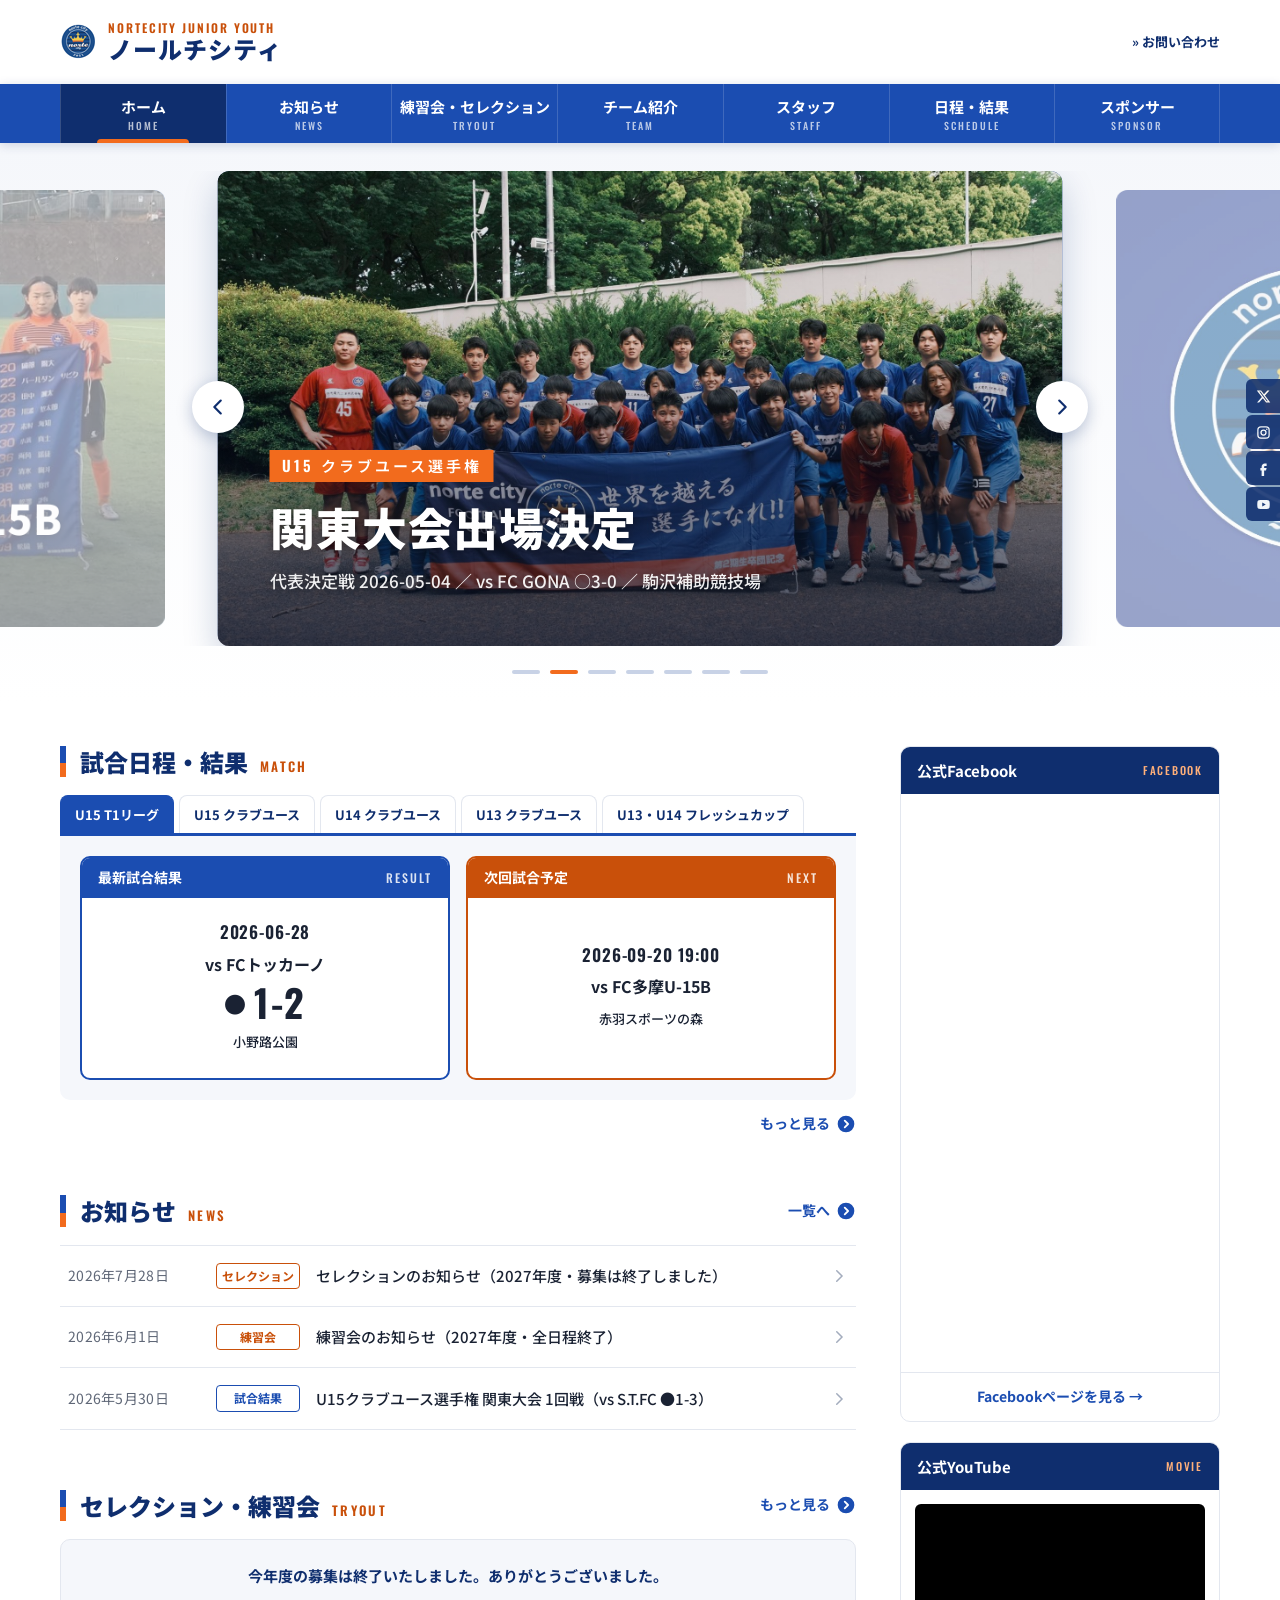
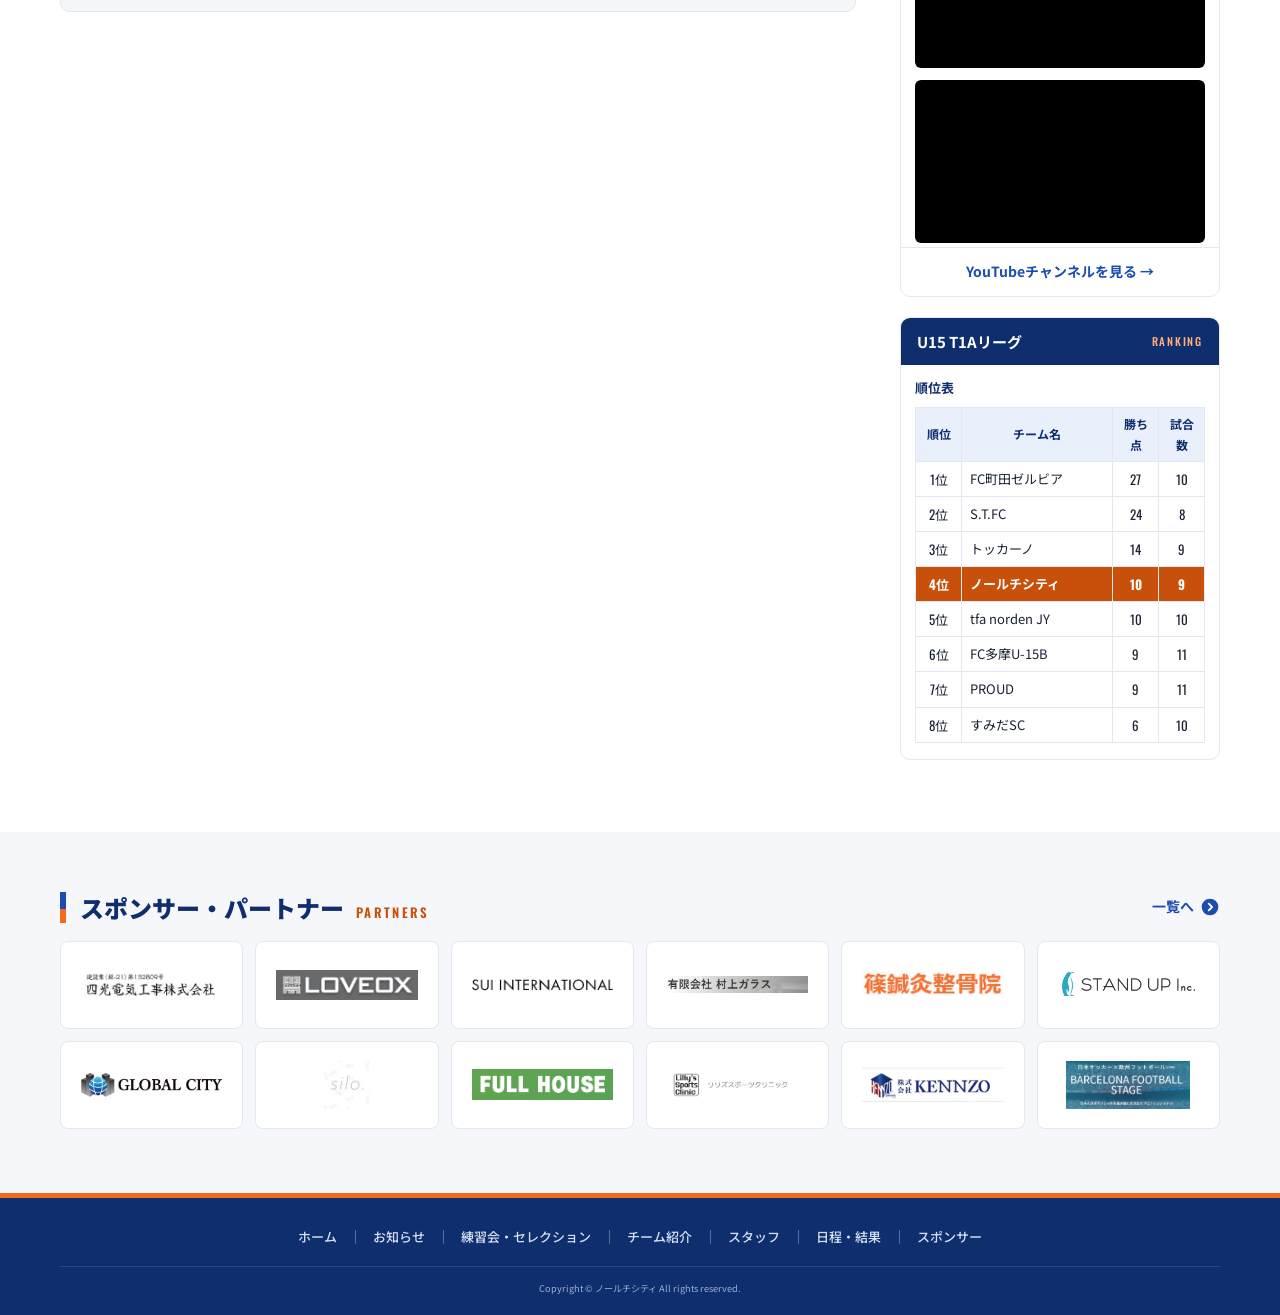
<file: index.html>
<!doctype html>
<html lang="ja">
<head>
<meta charset="utf-8">
<meta name="robots" content="noindex, nofollow">
<meta name="viewport" content="width=device-width, initial-scale=1">
<title>ノールチシティ ジュニアユースサッカークラブ</title>
<meta name="description" content="東京都北区赤羽を拠点に、圧倒的なポゼッションサッカーで『育成しながら勝つ』ジュニアユースサッカークラブ、ノールチシティの公式サイト。">
<link rel="preconnect" href="https://fonts.googleapis.com">
<link rel="preconnect" href="https://fonts.gstatic.com" crossorigin>
<link href="https://fonts.googleapis.com/css2?family=Noto+Sans+JP:wght@400;500;700;900&family=Oswald:wght@500;600;700&display=swap" rel="stylesheet">
<link rel="stylesheet" href="css/style.css">
</head>
<body>

<a class="skip" href="#main">本文へスキップ</a>

<!-- ============ ヘッダー ============ -->
<header class="site-header">
  <div class="container header-top">
    <a class="brand" href="index.html">
      <img src="assets/img/emblem.png" width="36" height="35" alt="">
      <span class="brand-text">
        <span class="brand-en">NORTECITY JUNIOR YOUTH</span>
        <span class="brand-ja">ノールチシティ</span>
      </span>
    </a>
    <div class="header-util">
      <a class="top-link" href="contact.html">&raquo; お問い合わせ</a>
      <button class="menu-btn" type="button" aria-label="メニューを開く" aria-expanded="false" aria-controls="drawer"><span></span><span></span><span></span></button>
    </div>
  </div>

  <nav class="gnav" aria-label="メインメニュー">
    <ul class="container">
      <li><a href="index.html" aria-current="page">ホーム<small>HOME</small></a></li>
      <li><a href="news.html">お知らせ<small>NEWS</small></a></li>
      <li><a href="recruit.html">練習会・セレクション<small>TRYOUT</small></a></li>
      <li><a href="team.html">チーム紹介<small>TEAM</small></a></li>
      <li><a href="staff.html">スタッフ<small>STAFF</small></a></li>
      <li><a href="schedule.html">日程・結果<small>SCHEDULE</small></a></li>
      <li><a href="sponsors.html">スポンサー<small>SPONSOR</small></a></li>
    </ul>
  </nav>
</header>

<!-- 画面端の固定SNSボタン -->
<nav class="float-sns" aria-label="公式SNS">
  <a href="https://x.com/nortecity" target="_blank" rel="noopener" aria-label="X（旧Twitter）"><svg viewBox="0 0 24 24" aria-hidden="true"><path fill="currentColor" d="M18.244 2.25h3.308l-7.227 8.26 8.502 11.24H16.17l-5.214-6.817L4.99 21.75H1.68l7.73-8.835L1.254 2.25H8.08l4.713 6.231zm-1.161 17.52h1.833L7.084 4.126H5.117z"/></svg></a>
  <a href="https://www.instagram.com/nortecity_official/" target="_blank" rel="noopener" aria-label="Instagram"><svg viewBox="0 0 24 24" aria-hidden="true"><rect x="3" y="3" width="18" height="18" rx="5" fill="none" stroke="currentColor" stroke-width="2"/><circle cx="12" cy="12" r="4" fill="none" stroke="currentColor" stroke-width="2"/><circle cx="17.3" cy="6.7" r="1.2" fill="currentColor"/></svg></a>
  <a href="https://www.facebook.com/nortecitytokyo/" target="_blank" rel="noopener" aria-label="Facebook"><svg viewBox="0 0 24 24" aria-hidden="true"><path fill="currentColor" d="M14 8h3V4h-3c-2.8 0-5 2.2-5 5v2H7v4h2v9h4v-9h3l1-4h-4V9c0-.6.4-1 1-1z"/></svg></a>
  <a href="https://www.youtube.com/channel/UCBgRU-13rFsEU_Lkqz926OQ" target="_blank" rel="noopener" aria-label="YouTube"><svg viewBox="0 0 24 24" aria-hidden="true"><path fill="currentColor" d="M21.6 7.2a2.8 2.8 0 0 0-2-2C17.9 4.8 12 4.8 12 4.8s-5.9 0-7.6.4a2.8 2.8 0 0 0-2 2A29 29 0 0 0 2 12a29 29 0 0 0 .4 4.8 2.8 2.8 0 0 0 2 2c1.7.4 7.6.4 7.6.4s5.9 0 7.6-.4a2.8 2.8 0 0 0 2-2A29 29 0 0 0 22 12a29 29 0 0 0-.4-4.8zM10 15.2V8.8L15.6 12z"/></svg></a>
</nav>

<!-- ============ メインビジュアル（左右スライド） ============
  画像が決まったら、各 .hs-slide の中の <div class="ph">…</div> を
  <img src="images/slide-01.jpg" alt="説明"> に置き換えるだけで差し替えできます。
  推奨サイズ：1600×900px（16:9）
============================================================== -->
<section class="hero" aria-label="注目情報">
  <div class="hs" data-slider>
    <div class="hs-viewport">
      <div class="hs-track">

        <a class="hs-slide" href="schedule.html">
          <div class="ph ph--blue ph--photo" data-bg="NEXT MATCH">
            <img class="ph-img" src="images/slide-nextmatch.jpg" alt="試合前に整列するノールチシティの選手たち" onerror="this.closest('.ph').classList.add('noimg');this.remove()">
            <span class="ph-shade" aria-hidden="true"></span>
            <span class="ph-label">NEXT MATCH</span>
            <div class="ph-vs">
              <span class="ph-crest ph-crest--home"><img src="images/emblem-norte.png" alt="ノールチシティ"></span>
              <span class="ph-vs-text">VS</span>
              <span class="ph-crest ph-crest--away"><img class="crest-img" src="images/logo-tama.png" alt="FC多摩" onerror="this.parentElement.classList.add('noimg');this.remove()"><span class="q">?</span></span>
            </div>
            <p class="ph-title">ノールチシティ vs FC多摩U-15B</p>
            <p class="ph-sub">U15 T1リーグ ／ 2026-09-20 19:00 ／ 赤羽スポーツの森</p>
          </div>
        </a>

        <a class="hs-slide" href="schedule.html">
          <div class="ph ph--navy ph--photo" data-bg="KANTO">
            <img class="ph-img" src="images/slide-kanto.jpg" alt="U15クラブユース選手権 代表決定戦のチーム写真" onerror="this.closest('.ph').classList.add('noimg');this.remove()">
            <span class="ph-shade" aria-hidden="true"></span>
            <span class="ph-label">U15 クラブユース選手権</span>
            <p class="ph-title">関東大会出場決定</p>
            <p class="ph-sub">代表決定戦 2026-05-04 ／ vs FC GONA ○3-0 ／ 駒沢補助競技場</p>
          </div>
        </a>

        <a class="hs-slide" href="team.html">
          <img src="images/slide-connect.jpg" alt="ノールチシティ CONNECT TO THE FUTURE! 未来へ繋げ！" width="1600" height="900">
        </a>

        <a class="hs-slide" href="team.html">
          <img src="images/slide-sekai.jpg" alt="norte city FOOTBALL CLUB 世界を越える選手になれ!!" width="1600" height="900">
        </a>

        <a class="hs-slide" href="team.html">
          <img src="images/slide-fascinate.jpg" alt="すべてを魅了しろ ～FASCINATE ALL～" width="1600" height="900">
        </a>

        <a class="hs-slide" href="recruit.html">
          <div class="ph ph--orange" data-bg="SELECTION">
            <span class="ph-label ph-label--blue">NEWS</span>
            <p class="ph-title">2027年度<br>最終セレクション</p>
            <p class="ph-sub">9.17 THU 18:30〜20:15 ／ 豊島北スポーツ多目的広場<br>※ 募集は終了しました</p>
          </div>
        </a>

        <a class="hs-slide" href="recruit.html">
          <div class="ph ph--sky" data-bg="PRACTICE">
            <span class="ph-label">PRACTICE SESSION</span>
            <p class="ph-title">練習会・セレクション</p>
            <p class="ph-sub">対象：小学6年生（新中学1年生）／ 練習会は参加無料<br>次年度の日程は決まり次第お知らせします</p>
          </div>
        </a>

      </div>
    </div>
    <button class="hs-arrow hs-prev" type="button" aria-label="前のスライド"><svg viewBox="0 0 24 24" aria-hidden="true"><path d="M15 5l-7 7 7 7" fill="none" stroke="currentColor" stroke-width="2.4" stroke-linecap="round" stroke-linejoin="round"/></svg></button>
    <button class="hs-arrow hs-next" type="button" aria-label="次のスライド"><svg viewBox="0 0 24 24" aria-hidden="true"><path d="M9 5l7 7-7 7" fill="none" stroke="currentColor" stroke-width="2.4" stroke-linecap="round" stroke-linejoin="round"/></svg></button>
    <div class="hs-controls">
      <div class="hs-dots"></div>
    </div>
  </div>
</section>

<!-- ============ メインコンテンツ ============ -->
<main id="main" class="main">
  <div class="container main-grid">

    <div class="main-col">

      <!-- 試合日程・結果 -->
      <section class="block" id="match" aria-labelledby="match-title">
        <div class="block-head">
          <h2 class="block-title" id="match-title">試合日程・結果<small>MATCH</small></h2>
        </div>

        <div class="tabs" role="tablist" aria-label="大会">
          <button class="tab" role="tab" id="tab-1" aria-controls="panel-1" aria-selected="true">U15 T1リーグ</button>
          <button class="tab" role="tab" id="tab-2" aria-controls="panel-2" aria-selected="false" tabindex="-1">U15 クラブユース</button>
          <button class="tab" role="tab" id="tab-3" aria-controls="panel-3" aria-selected="false" tabindex="-1">U14 クラブユース</button>
          <button class="tab" role="tab" id="tab-4" aria-controls="panel-4" aria-selected="false" tabindex="-1">U13 クラブユース</button>
          <button class="tab" role="tab" id="tab-5" aria-controls="panel-5" aria-selected="false" tabindex="-1">U13・U14 フレッシュカップ</button>
        </div>

        <div class="match-panel" role="tabpanel" id="panel-1" aria-labelledby="tab-1">
          <article class="mcard">
            <h3 class="mcard-head">最新試合結果<span class="en">RESULT</span></h3>
            <div class="mcard-body">
              <p class="m-date">2026-06-28</p>
              <p class="m-opp">vs FCトッカーノ</p>
              <p class="m-result"><span class="m-mark m-mark--lose">●</span>1-2</p>
              <p class="m-venue">小野路公園</p>
            </div>
          </article>
          <article class="mcard mcard--next">
            <h3 class="mcard-head">次回試合予定<span class="en">NEXT</span></h3>
            <div class="mcard-body">
              <p class="m-date">2026-09-20 19:00</p>
              <p class="m-opp">vs FC多摩U-15B</p>
              <p class="m-venue">赤羽スポーツの森</p>
            </div>
          </article>
        </div>

        <div class="match-panel" role="tabpanel" id="panel-2" aria-labelledby="tab-2" hidden>
          <article class="mcard">
            <h3 class="mcard-head">最新試合結果<span class="en">RESULT</span></h3>
            <div class="mcard-body">
              <p class="m-comp">関東大会 1回戦</p>
              <p class="m-date">2026-05-30</p>
              <p class="m-opp">vs S.T.FC</p>
              <p class="m-result"><span class="m-mark">●</span>1-3</p>
              <p class="m-venue">清瀬内山運動公園A面</p>
            </div>
          </article>
          <article class="mcard mcard--next">
            <h3 class="mcard-head">次回試合予定<span class="en">NEXT</span></h3>
            <div class="mcard-body">
              <p class="m-hint">日程が決まり次第、掲載します。</p>
            </div>
          </article>
        </div>
        <div class="match-panel" role="tabpanel" id="panel-3" aria-labelledby="tab-3" hidden>
          <div class="m-prep">準備中です。日程が決まり次第、掲載します。</div>
        </div>
        <div class="match-panel" role="tabpanel" id="panel-4" aria-labelledby="tab-4" hidden>
          <div class="m-prep">準備中です。日程が決まり次第、掲載します。</div>
        </div>
        <div class="match-panel" role="tabpanel" id="panel-5" aria-labelledby="tab-5" hidden>
          <div class="m-prep">準備中です。日程が決まり次第、掲載します。</div>
        </div>

        <div class="match-foot">
          <a class="more" href="schedule.html">もっと見る<svg viewBox="0 0 24 24" aria-hidden="true"><circle cx="12" cy="12" r="10" fill="currentColor"/><path d="M10.5 8l4 4-4 4" fill="none" stroke="#fff" stroke-width="2.2" stroke-linecap="round" stroke-linejoin="round"/></svg></a>
        </div>
      </section>

      <!-- お知らせ -->
      <section class="block" aria-labelledby="news-title">
        <div class="block-head">
          <h2 class="block-title" id="news-title">お知らせ<small>NEWS</small></h2>
          <a class="more" href="news.html">一覧へ<svg viewBox="0 0 24 24" aria-hidden="true"><circle cx="12" cy="12" r="10" fill="currentColor"/><path d="M10.5 8l4 4-4 4" fill="none" stroke="currentColor" stroke-width="2.2" stroke-linecap="round" stroke-linejoin="round" style="stroke:#fff"/></svg></a>
        </div>
        <ul class="news" data-news-latest="3">
          <li><a href="news-post.html?id=selection-2027">
            <time datetime="2026-07-28">2026年7月28日</time><span class="cat cat--news">セレクション</span>
            <span class="news-title">セレクションのお知らせ（2027年度・募集は終了しました）</span>
            <svg class="chev" viewBox="0 0 24 24" aria-hidden="true"><path d="M9 5l7 7-7 7" fill="none" stroke="currentColor" stroke-width="2" stroke-linecap="round"/></svg></a></li>
          <li><a href="news-post.html?id=practice-2027">
            <time datetime="2026-06-01">2026年6月1日</time><span class="cat cat--news">練習会</span>
            <span class="news-title">練習会のお知らせ（2027年度・全日程終了）</span>
            <svg class="chev" viewBox="0 0 24 24" aria-hidden="true"><path d="M9 5l7 7-7 7" fill="none" stroke="currentColor" stroke-width="2" stroke-linecap="round"/></svg></a></li>
          <li><a href="news-post.html?id=kanto-2026-r1">
            <time datetime="2026-05-30">2026年5月30日</time><span class="cat cat--result">試合結果</span>
            <span class="news-title">U15クラブユース選手権 関東大会 1回戦（vs S.T.FC ●1-3）</span>
            <svg class="chev" viewBox="0 0 24 24" aria-hidden="true"><path d="M9 5l7 7-7 7" fill="none" stroke="currentColor" stroke-width="2" stroke-linecap="round"/></svg></a></li>
        </ul>
      </section>
      <!-- セレクション・練習会 -->
      <section class="block" aria-labelledby="tryout-title">
        <div class="block-head">
          <h2 class="block-title" id="tryout-title">セレクション・練習会<small>TRYOUT</small></h2>
          <a class="more" href="recruit.html">もっと見る<svg viewBox="0 0 24 24" aria-hidden="true"><circle cx="12" cy="12" r="10" fill="currentColor"/><path d="M10.5 8l4 4-4 4" fill="none" stroke="currentColor" stroke-width="2.2" stroke-linecap="round" stroke-linejoin="round" style="stroke:#fff"/></svg></a>
        </div>
        <div class="tryout-box">
          <p class="tryout-msg">今年度の募集は終了いたしました。ありがとうございました。</p>
        </div>
      </section>

    </div>

    <!-- サイドバー（PC：右カラム） -->
    <aside class="side" aria-label="サイドメニュー">

      <section class="side-card" aria-labelledby="fb-title">
        <h2 id="fb-title">公式Facebook<small>FACEBOOK</small></h2>
        <div class="fb-body">
          <iframe class="fb-frame" src="https://www.facebook.com/plugins/page.php?href=https%3A%2F%2Fwww.facebook.com%2Fnortecitytokyo&tabs=timeline&width=290&height=560&small_header=true&adapt_container_width=true&hide_cover=false&show_facepile=false&locale=ja_JP" width="290" height="560" title="ノールチシティ 公式Facebookの投稿" style="border:none;overflow:hidden" scrolling="no" frameborder="0" allowfullscreen="true" allow="autoplay; clipboard-write; encrypted-media; picture-in-picture; web-share" loading="lazy"></iframe>
        </div>
        <a class="card-link" href="https://www.facebook.com/nortecitytokyo/" target="_blank" rel="noopener">Facebookページを見る →</a>
      </section>

      <section class="side-card" aria-labelledby="yt-title">
        <h2 id="yt-title">公式YouTube<small>MOVIE</small></h2>
        <div class="yt-list">
          <div class="yt-frame"><iframe src="https://www.youtube.com/embed/3M4M2d802wo" title="ノールチシティ 公式YouTube動画 1" loading="lazy" allow="accelerometer; autoplay; clipboard-write; encrypted-media; gyroscope; picture-in-picture" allowfullscreen></iframe></div>
          <div class="yt-frame"><iframe src="https://www.youtube.com/embed/g05CRgMVoXg" title="ノールチシティ 公式YouTube動画 2" loading="lazy" allow="accelerometer; autoplay; clipboard-write; encrypted-media; gyroscope; picture-in-picture" allowfullscreen></iframe></div>
        </div>
        <a class="card-link" href="https://www.youtube.com/channel/UCBgRU-13rFsEU_Lkqz926OQ" target="_blank" rel="noopener">YouTubeチャンネルを見る →</a>
      </section>

      <section class="side-card" aria-labelledby="rank-title">
        <h2 id="rank-title">U15 T1Aリーグ<small>RANKING</small></h2>
        <div class="rank-body">
          <p class="rank-note">順位表</p>
          <table class="rank-table">
            <thead><tr><th scope="col">順位</th><th scope="col">チーム名</th><th scope="col">勝ち点</th><th scope="col">試合数</th></tr></thead>
            <tbody>
              <tr><td>1位</td><td>FC町田ゼルビア</td><td>27</td><td>10</td></tr>
              <tr><td>2位</td><td>S.T.FC</td><td>24</td><td>8</td></tr>
              <tr><td>3位</td><td>トッカーノ</td><td>14</td><td>9</td></tr>
              <tr class="is-norte"><td>4位</td><td>ノールチシティ</td><td>10</td><td>9</td></tr>
              <tr><td>5位</td><td>tfa norden JY</td><td>10</td><td>10</td></tr>
              <tr><td>6位</td><td>FC多摩U-15B</td><td>9</td><td>11</td></tr>
              <tr><td>7位</td><td>PROUD</td><td>9</td><td>11</td></tr>
              <tr><td>8位</td><td>すみだSC</td><td>6</td><td>10</td></tr>
            </tbody>
          </table>
        </div>
      </section>

    </aside>
  </div>
</main>

<!-- ============ スポンサー・パートナー ============ -->
<section class="sponsors" aria-labelledby="sponsor-title">
  <div class="container">
    <div class="block-head">
      <h2 class="block-title" id="sponsor-title">スポンサー・パートナー<small>PARTNERS</small></h2>
      <a class="more" href="sponsors.html">一覧へ<svg viewBox="0 0 24 24" aria-hidden="true"><circle cx="12" cy="12" r="10" fill="currentColor"/><path d="M10.5 8l4 4-4 4" fill="none" stroke="#fff" stroke-width="2.2" stroke-linecap="round" stroke-linejoin="round"/></svg></a>
    </div>
    <ul class="sponsor-grid">
      <li><a href="http://yonkodenki.com/" target="_blank" rel="noopener"><img src="assets/img/sponsor/yonko_logo.jpg" alt="四光電気工事株式会社" loading="lazy"></a></li>
      <li><a href="https://www.loveox.co.jp/" target="_blank" rel="noopener"><img src="assets/img/sponsor/loveox.jpg" alt="LOVEOX" loading="lazy"></a></li>
      <li><a href="https://www.grn-sui.com/" target="_blank" rel="noopener"><img src="assets/img/sponsor/sui_logo.png" alt="スイ インターナショナル株式会社" loading="lazy"></a></li>
      <li><a href="https://murakamigarasu.crayonsite.net/" target="_blank" rel="noopener"><img src="assets/img/sponsor/murakamigarasu.jpg" alt="有限会社 村上ガラス店" loading="lazy"></a></li>
      <li><a href="http://www.uu-road.com/search/shop/shinoshin/mise217.html" target="_blank" rel="noopener"><img src="assets/img/sponsor/shino.jpg" alt="篠鍼灸整骨院" loading="lazy"></a></li>
      <li><a href="https://standup-jpn.com/" target="_blank" rel="noopener"><img src="assets/img/sponsor/standup.png" alt="STAND UP株式会社" loading="lazy"></a></li>
      <li><a href="http://global-city.net/" target="_blank" rel="noopener"><img src="assets/img/sponsor/global-city-logo.jpg" alt="株式会社GLOBAL CITY" loading="lazy"></a></li>
      <li><a href="https://beauty.hotpepper.jp/slnH000556172/" target="_blank" rel="noopener"><img src="assets/img/sponsor/silo.jpg" alt="silo." loading="lazy"></a></li>
      <li><a href="http://www.fullhouse.co.jp/" target="_blank" rel="noopener"><img src="assets/img/sponsor/fullhouse.png" alt="株式会社 フルハウス" loading="lazy"></a></li>
      <li><a href="https://www.lillys-sports.com" target="_blank" rel="noopener"><img src="assets/img/sponsor/lillys.jpg" alt="リリズスポーツクリニック" loading="lazy"></a></li>
      <li><a href="https://kennzo.ltd" target="_blank" rel="noopener"><img src="assets/img/sponsor/kennzo.jpg" alt="株式会社KENNZO" loading="lazy"></a></li>
      <li><a href="https://barcelonafootballstage.com/" target="_blank" rel="noopener"><img src="assets/img/sponsor/barcelona_football_stage.jpg" alt="BARCELONA FOOTBALL STAGE" loading="lazy"></a></li>
    </ul>
  </div>
</section>

<!-- ============ フッター ============ -->
<footer class="site-footer">
  <div class="container">
    <nav class="fnav-line" aria-label="フッターメニュー">
      <a href="index.html">ホーム</a>
      <a href="news.html">お知らせ</a>
      <a href="recruit.html">練習会・セレクション</a>
      <a href="team.html">チーム紹介</a>
      <a href="staff.html">スタッフ</a>
      <a href="schedule.html">日程・結果</a>
      <a href="sponsors.html">スポンサー</a>
    </nav>
    <div class="copy-line">
      <small>Copyright &copy; ノールチシティ All rights reserved.</small>
    </div>
  </div>
</footer>

<script src="js/news-data.js"></script>
<script src="js/news.js"></script>
<script src="js/sheet-config.js"></script>
<script src="js/sheet-data.js"></script>
<script src="js/main.js"></script>
</body>
</html>
</file>
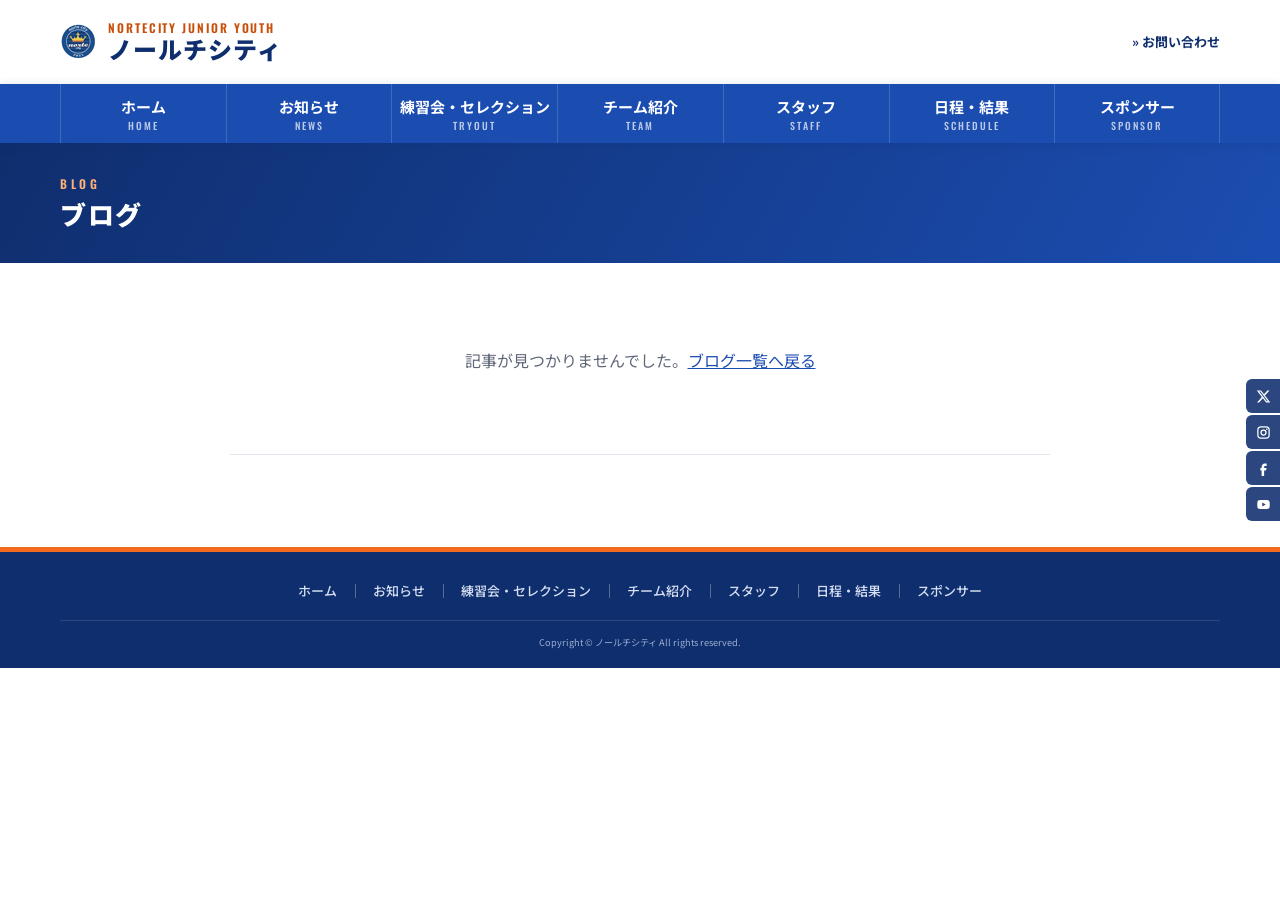
<file: blog-post.html>
<!doctype html>
<html lang="ja">
<head>
<meta charset="utf-8">
<meta name="robots" content="noindex, nofollow">
<meta name="viewport" content="width=device-width, initial-scale=1">
<title>ブログ｜ノールチシティ ジュニアユースサッカークラブ</title>
<meta name="description" content="ノールチシティ ジュニアユースのブログ記事。">
<link rel="preconnect" href="https://fonts.googleapis.com">
<link rel="preconnect" href="https://fonts.gstatic.com" crossorigin>
<link href="https://fonts.googleapis.com/css2?family=Noto+Sans+JP:wght@400;500;700;900&family=Oswald:wght@500;600;700&display=swap" rel="stylesheet">
<link rel="stylesheet" href="css/style.css">
<link rel="stylesheet" href="css/blog.css">
</head>
<body>

<a class="skip" href="#main">本文へスキップ</a>

<!-- ============ ヘッダー ============ -->
<header class="site-header">
  <div class="container header-top">
    <a class="brand" href="index.html">
      <img src="assets/img/emblem.png" width="36" height="35" alt="">
      <span class="brand-text">
        <span class="brand-en">NORTECITY JUNIOR YOUTH</span>
        <span class="brand-ja">ノールチシティ</span>
      </span>
    </a>
    <div class="header-util">
      <a class="top-link" href="contact.html">&raquo; お問い合わせ</a>
      <button class="menu-btn" type="button" aria-label="メニューを開く" aria-expanded="false" aria-controls="drawer"><span></span><span></span><span></span></button>
    </div>
  </div>

  <nav class="gnav" aria-label="メインメニュー">
    <ul class="container">
      <li><a href="index.html">ホーム<small>HOME</small></a></li>
      <li><a href="news.html">お知らせ<small>NEWS</small></a></li>
      <li><a href="recruit.html">練習会・セレクション<small>TRYOUT</small></a></li>
      <li><a href="team.html">チーム紹介<small>TEAM</small></a></li>
      <li><a href="staff.html">スタッフ<small>STAFF</small></a></li>
      <li><a href="schedule.html">日程・結果<small>SCHEDULE</small></a></li>
      <li><a href="sponsors.html">スポンサー<small>SPONSOR</small></a></li>
    </ul>
  </nav>
</header>

<!-- 画面端の固定SNSボタン -->
<nav class="float-sns" aria-label="公式SNS">
  <a href="https://x.com/nortecity" target="_blank" rel="noopener" aria-label="X（旧Twitter）"><svg viewBox="0 0 24 24" aria-hidden="true"><path fill="currentColor" d="M18.244 2.25h3.308l-7.227 8.26 8.502 11.24H16.17l-5.214-6.817L4.99 21.75H1.68l7.73-8.835L1.254 2.25H8.08l4.713 6.231zm-1.161 17.52h1.833L7.084 4.126H5.117z"/></svg></a>
  <a href="https://www.instagram.com/nortecity_official/" target="_blank" rel="noopener" aria-label="Instagram"><svg viewBox="0 0 24 24" aria-hidden="true"><rect x="3" y="3" width="18" height="18" rx="5" fill="none" stroke="currentColor" stroke-width="2"/><circle cx="12" cy="12" r="4" fill="none" stroke="currentColor" stroke-width="2"/><circle cx="17.3" cy="6.7" r="1.2" fill="currentColor"/></svg></a>
  <a href="https://www.facebook.com/nortecitytokyo/" target="_blank" rel="noopener" aria-label="Facebook"><svg viewBox="0 0 24 24" aria-hidden="true"><path fill="currentColor" d="M14 8h3V4h-3c-2.8 0-5 2.2-5 5v2H7v4h2v9h4v-9h3l1-4h-4V9c0-.6.4-1 1-1z"/></svg></a>
  <a href="https://www.youtube.com/channel/UCBgRU-13rFsEU_Lkqz926OQ" target="_blank" rel="noopener" aria-label="YouTube"><svg viewBox="0 0 24 24" aria-hidden="true"><path fill="currentColor" d="M21.6 7.2a2.8 2.8 0 0 0-2-2C17.9 4.8 12 4.8 12 4.8s-5.9 0-7.6.4a2.8 2.8 0 0 0-2 2A29 29 0 0 0 2 12a29 29 0 0 0 .4 4.8 2.8 2.8 0 0 0 2 2c1.7.4 7.6.4 7.6.4s5.9 0 7.6-.4a2.8 2.8 0 0 0 2-2A29 29 0 0 0 22 12a29 29 0 0 0-.4-4.8zM10 15.2V8.8L15.6 12z"/></svg></a>
</nav>

<!-- ============ ページタイトル帯 ============ -->
<div class="page-hero">
  <div class="container">
    <p class="en">BLOG</p>
    <h1>ブログ</h1>
  </div>
</div>

<!-- ============ メイン ============ -->
<main id="main" class="page-main">
  <div class="container">
    <article class="post" data-blog-article></article>
    <nav class="post-nav" data-blog-nav aria-label="記事の移動"></nav>
  </div>
</main>

<!-- ============ フッター ============ -->
<footer class="site-footer">
  <div class="container">
    <nav class="fnav-line" aria-label="フッターメニュー">
      <a href="index.html">ホーム</a>
      <a href="news.html">お知らせ</a>
      <a href="recruit.html">練習会・セレクション</a>
      <a href="team.html">チーム紹介</a>
      <a href="staff.html">スタッフ</a>
      <a href="schedule.html">日程・結果</a>
      <a href="sponsors.html">スポンサー</a>
    </nav>
    <div class="copy-line">
      <small>Copyright &copy; ノールチシティ All rights reserved.</small>
    </div>
  </div>
</footer>

<script src="js/blog-data.js"></script>
<script src="js/blog.js"></script>
<script src="js/sheet-config.js"></script>
<script src="js/sheet-data.js"></script>
<script src="js/main.js"></script>
</body>
</html>
</file>
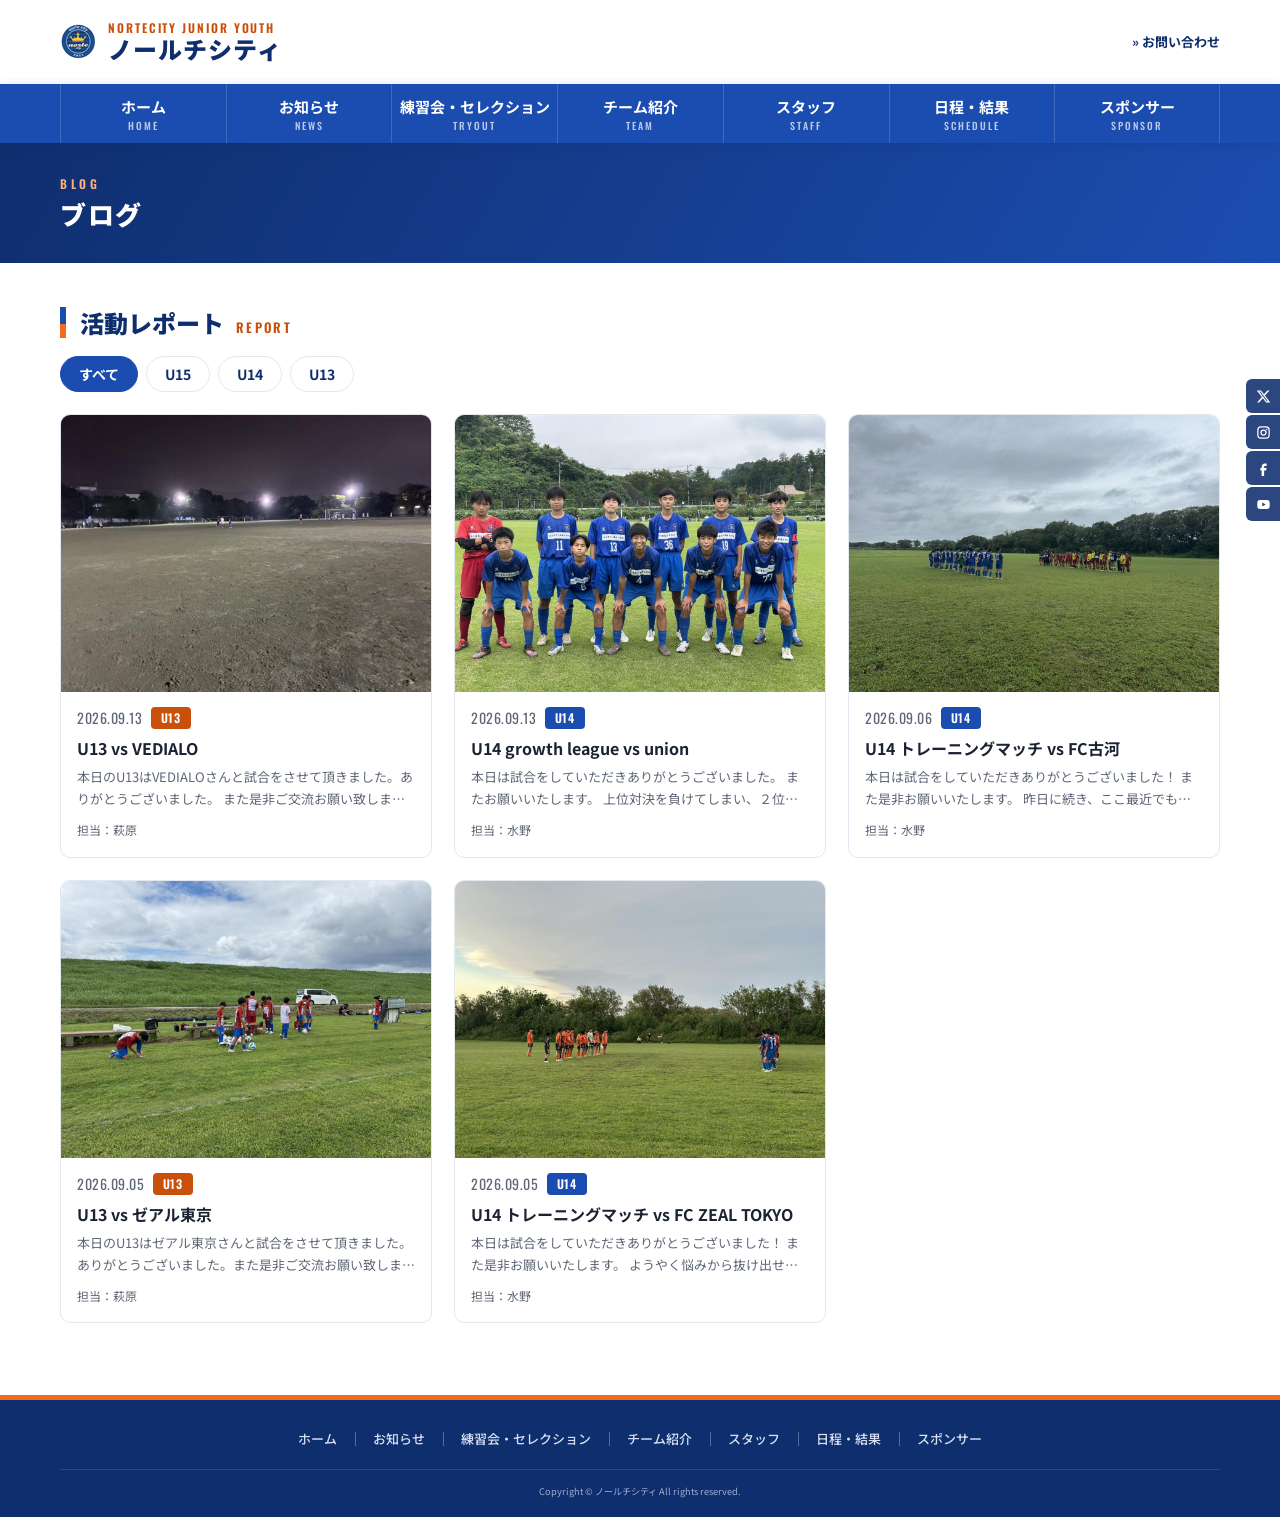
<file: blog.html>
<!doctype html>
<html lang="ja">
<head>
<meta charset="utf-8">
<meta name="robots" content="noindex, nofollow">
<meta name="viewport" content="width=device-width, initial-scale=1">
<title>ブログ｜ノールチシティ ジュニアユースサッカークラブ</title>
<meta name="description" content="ノールチシティ ジュニアユースのブログ。U13・U14・U15の試合レポートや日々の活動をお届けします。">
<link rel="preconnect" href="https://fonts.googleapis.com">
<link rel="preconnect" href="https://fonts.gstatic.com" crossorigin>
<link href="https://fonts.googleapis.com/css2?family=Noto+Sans+JP:wght@400;500;700;900&family=Oswald:wght@500;600;700&display=swap" rel="stylesheet">
<link rel="stylesheet" href="css/style.css">
<link rel="stylesheet" href="css/blog.css">
</head>
<body>

<a class="skip" href="#main">本文へスキップ</a>

<!-- ============ ヘッダー ============ -->
<header class="site-header">
  <div class="container header-top">
    <a class="brand" href="index.html">
      <img src="assets/img/emblem.png" width="36" height="35" alt="">
      <span class="brand-text">
        <span class="brand-en">NORTECITY JUNIOR YOUTH</span>
        <span class="brand-ja">ノールチシティ</span>
      </span>
    </a>
    <div class="header-util">
      <a class="top-link" href="contact.html">&raquo; お問い合わせ</a>
      <button class="menu-btn" type="button" aria-label="メニューを開く" aria-expanded="false" aria-controls="drawer"><span></span><span></span><span></span></button>
    </div>
  </div>

  <nav class="gnav" aria-label="メインメニュー">
    <ul class="container">
      <li><a href="index.html">ホーム<small>HOME</small></a></li>
      <li><a href="news.html">お知らせ<small>NEWS</small></a></li>
      <li><a href="recruit.html">練習会・セレクション<small>TRYOUT</small></a></li>
      <li><a href="team.html">チーム紹介<small>TEAM</small></a></li>
      <li><a href="staff.html">スタッフ<small>STAFF</small></a></li>
      <li><a href="schedule.html">日程・結果<small>SCHEDULE</small></a></li>
      <li><a href="sponsors.html">スポンサー<small>SPONSOR</small></a></li>
    </ul>
  </nav>
</header>

<!-- 画面端の固定SNSボタン -->
<nav class="float-sns" aria-label="公式SNS">
  <a href="https://x.com/nortecity" target="_blank" rel="noopener" aria-label="X（旧Twitter）"><svg viewBox="0 0 24 24" aria-hidden="true"><path fill="currentColor" d="M18.244 2.25h3.308l-7.227 8.26 8.502 11.24H16.17l-5.214-6.817L4.99 21.75H1.68l7.73-8.835L1.254 2.25H8.08l4.713 6.231zm-1.161 17.52h1.833L7.084 4.126H5.117z"/></svg></a>
  <a href="https://www.instagram.com/nortecity_official/" target="_blank" rel="noopener" aria-label="Instagram"><svg viewBox="0 0 24 24" aria-hidden="true"><rect x="3" y="3" width="18" height="18" rx="5" fill="none" stroke="currentColor" stroke-width="2"/><circle cx="12" cy="12" r="4" fill="none" stroke="currentColor" stroke-width="2"/><circle cx="17.3" cy="6.7" r="1.2" fill="currentColor"/></svg></a>
  <a href="https://www.facebook.com/nortecitytokyo/" target="_blank" rel="noopener" aria-label="Facebook"><svg viewBox="0 0 24 24" aria-hidden="true"><path fill="currentColor" d="M14 8h3V4h-3c-2.8 0-5 2.2-5 5v2H7v4h2v9h4v-9h3l1-4h-4V9c0-.6.4-1 1-1z"/></svg></a>
  <a href="https://www.youtube.com/channel/UCBgRU-13rFsEU_Lkqz926OQ" target="_blank" rel="noopener" aria-label="YouTube"><svg viewBox="0 0 24 24" aria-hidden="true"><path fill="currentColor" d="M21.6 7.2a2.8 2.8 0 0 0-2-2C17.9 4.8 12 4.8 12 4.8s-5.9 0-7.6.4a2.8 2.8 0 0 0-2 2A29 29 0 0 0 2 12a29 29 0 0 0 .4 4.8 2.8 2.8 0 0 0 2 2c1.7.4 7.6.4 7.6.4s5.9 0 7.6-.4a2.8 2.8 0 0 0 2-2A29 29 0 0 0 22 12a29 29 0 0 0-.4-4.8zM10 15.2V8.8L15.6 12z"/></svg></a>
</nav>

<!-- ============ ページタイトル帯 ============ -->
<div class="page-hero">
  <div class="container">
    <p class="en">BLOG</p>
    <h1>ブログ</h1>
  </div>
</div>

<!-- ============ メイン ============ -->
<main id="main" class="page-main">
  <div class="container">
    <section class="block" aria-labelledby="blog-title">
      <div class="block-head">
        <h2 class="block-title" id="blog-title">活動レポート<small>REPORT</small></h2>
      </div>

      <div class="blog-filter" data-blog-filter role="group" aria-label="カテゴリで絞り込み">
        <button type="button" data-team="all" aria-pressed="true">すべて</button>
        <button type="button" data-team="U15" aria-pressed="false">U15</button>
        <button type="button" data-team="U14" aria-pressed="false">U14</button>
        <button type="button" data-team="U13" aria-pressed="false">U13</button>
      </div>

      <div class="blog-grid" data-blog-list></div>

    </section>
  </div>
</main>

<!-- ============ フッター ============ -->
<footer class="site-footer">
  <div class="container">
    <nav class="fnav-line" aria-label="フッターメニュー">
      <a href="index.html">ホーム</a>
      <a href="news.html">お知らせ</a>
      <a href="recruit.html">練習会・セレクション</a>
      <a href="team.html">チーム紹介</a>
      <a href="staff.html">スタッフ</a>
      <a href="schedule.html">日程・結果</a>
      <a href="sponsors.html">スポンサー</a>
    </nav>
    <div class="copy-line">
      <small>Copyright &copy; ノールチシティ All rights reserved.</small>
    </div>
  </div>
</footer>

<script src="js/blog-data.js"></script>
<script src="js/blog.js"></script>
<script src="js/sheet-config.js"></script>
<script src="js/sheet-data.js"></script>
<script src="js/main.js"></script>
</body>
</html>
</file>
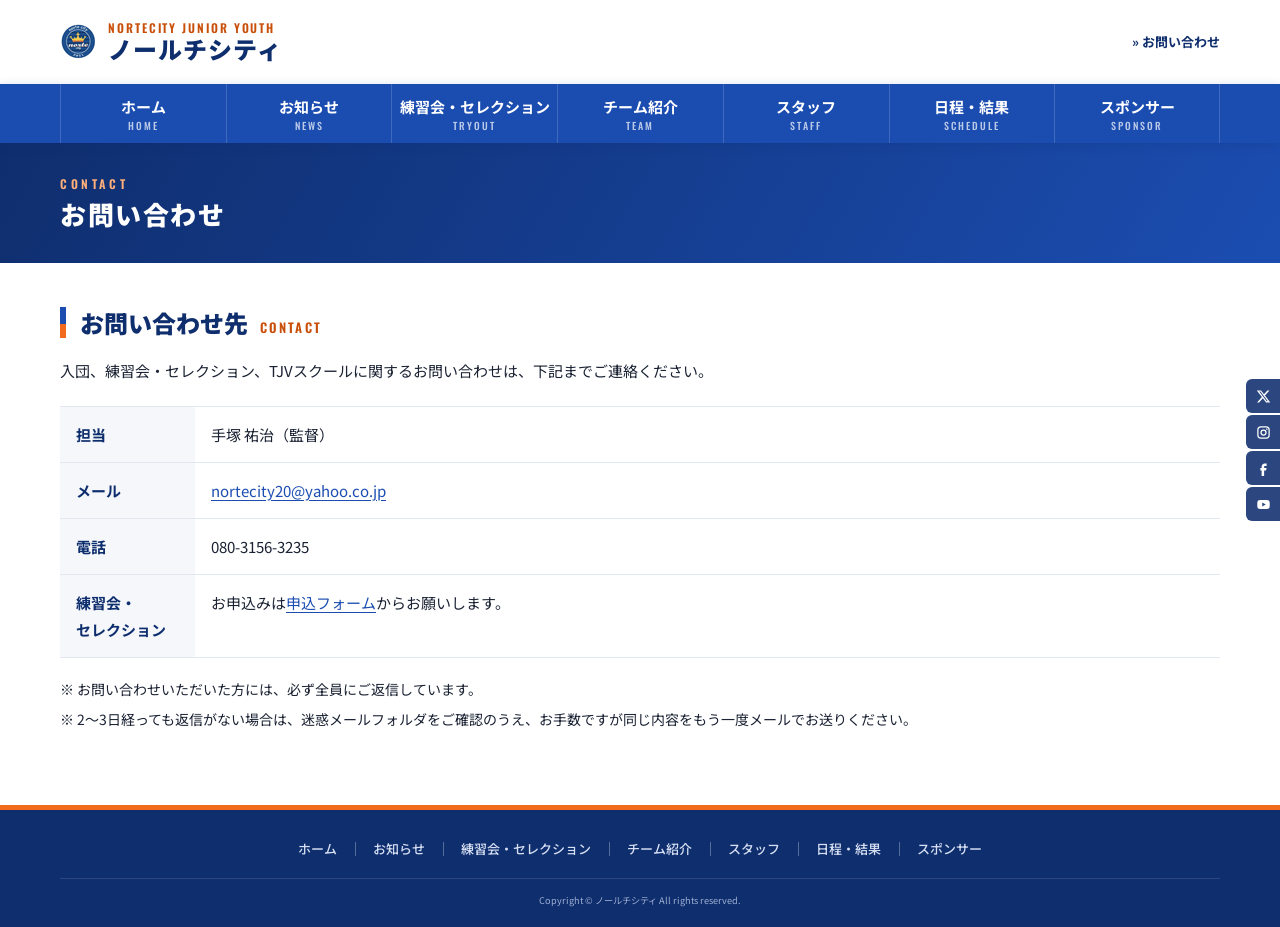
<file: contact.html>
<!doctype html>
<html lang="ja">
<head>
<meta charset="utf-8">
<meta name="robots" content="noindex, nofollow">
<meta name="viewport" content="width=device-width, initial-scale=1">
<title>お問い合わせ｜ノールチシティ ジュニアユースサッカークラブ</title>
<meta name="description" content="ノールチシティ ジュニアユースへの入団・練習会・セレクション・スクールに関するお問い合わせ先。">
<link rel="preconnect" href="https://fonts.googleapis.com">
<link rel="preconnect" href="https://fonts.gstatic.com" crossorigin>
<link href="https://fonts.googleapis.com/css2?family=Noto+Sans+JP:wght@400;500;700;900&family=Oswald:wght@500;600;700&display=swap" rel="stylesheet">
<link rel="stylesheet" href="css/style.css">
<style>
/* ---- ページタイトル帯 ---- */
.page-hero{background:linear-gradient(120deg,var(--blue-dark) 0%,var(--blue) 100%);color:#fff}
.page-hero .container{min-height:120px;display:flex;flex-direction:column;justify-content:center;gap:2px;padding-block:22px}
.page-hero h1{margin:0;font-size:26px;font-weight:900;letter-spacing:.06em;line-height:1.3}
.page-hero .en{font-family:var(--en);font-size:12px;font-weight:600;letter-spacing:.3em;color:#FFB07A}
.page-main{padding:44px 0 72px}

/* ---- お問い合わせ ---- */
.ct-lead{margin-bottom:20px;font-size:15px;line-height:2}
.ct-table{width:100%;border-collapse:collapse;border-top:1px solid var(--line);font-size:15px}
.ct-table th,.ct-table td{padding:14px 16px;border-bottom:1px solid var(--line);text-align:left;vertical-align:top;line-height:1.8}
.ct-table th{width:9em;background:var(--bg-soft);font-weight:700;color:var(--blue-dark);white-space:nowrap}
.ct-table a{color:var(--blue);text-decoration:underline;text-underline-offset:3px;word-break:break-all}
.ct-notes{margin-top:18px;font-size:14px;line-height:1.9;color:var(--ink)}
.ct-notes li{position:relative;padding-left:1.2em}
.ct-notes li + li{margin-top:4px}
.ct-notes li::before{content:"※";position:absolute;left:0}

@media (max-width:768px){
  .page-hero h1{font-size:22px}
  .page-main{padding:32px 0 56px}
  .ct-lead{font-size:14px}
  .ct-table{font-size:14px}
  .ct-table th,.ct-table td{padding:12px}
  .ct-table th{width:6em}
  .ct-notes{font-size:13px}
}
</style>
</head>
<body>

<a class="skip" href="#main">本文へスキップ</a>

<!-- ============ ヘッダー ============ -->
<header class="site-header">
  <div class="container header-top">
    <a class="brand" href="index.html">
      <img src="assets/img/emblem.png" width="36" height="35" alt="">
      <span class="brand-text">
        <span class="brand-en">NORTECITY JUNIOR YOUTH</span>
        <span class="brand-ja">ノールチシティ</span>
      </span>
    </a>
    <div class="header-util">
      <a class="top-link" href="contact.html">&raquo; お問い合わせ</a>
      <button class="menu-btn" type="button" aria-label="メニューを開く" aria-expanded="false" aria-controls="drawer"><span></span><span></span><span></span></button>
    </div>
  </div>

  <nav class="gnav" aria-label="メインメニュー">
    <ul class="container">
      <li><a href="index.html">ホーム<small>HOME</small></a></li>
      <li><a href="news.html">お知らせ<small>NEWS</small></a></li>
      <li><a href="recruit.html">練習会・セレクション<small>TRYOUT</small></a></li>
      <li><a href="team.html">チーム紹介<small>TEAM</small></a></li>
      <li><a href="staff.html">スタッフ<small>STAFF</small></a></li>
      <li><a href="schedule.html">日程・結果<small>SCHEDULE</small></a></li>
      <li><a href="sponsors.html">スポンサー<small>SPONSOR</small></a></li>
    </ul>
  </nav>
</header>

<!-- 画面端の固定SNSボタン -->
<nav class="float-sns" aria-label="公式SNS">
  <a href="https://x.com/nortecity" target="_blank" rel="noopener" aria-label="X（旧Twitter）"><svg viewBox="0 0 24 24" aria-hidden="true"><path fill="currentColor" d="M18.244 2.25h3.308l-7.227 8.26 8.502 11.24H16.17l-5.214-6.817L4.99 21.75H1.68l7.73-8.835L1.254 2.25H8.08l4.713 6.231zm-1.161 17.52h1.833L7.084 4.126H5.117z"/></svg></a>
  <a href="https://www.instagram.com/nortecity_official/" target="_blank" rel="noopener" aria-label="Instagram"><svg viewBox="0 0 24 24" aria-hidden="true"><rect x="3" y="3" width="18" height="18" rx="5" fill="none" stroke="currentColor" stroke-width="2"/><circle cx="12" cy="12" r="4" fill="none" stroke="currentColor" stroke-width="2"/><circle cx="17.3" cy="6.7" r="1.2" fill="currentColor"/></svg></a>
  <a href="https://www.facebook.com/nortecitytokyo/" target="_blank" rel="noopener" aria-label="Facebook"><svg viewBox="0 0 24 24" aria-hidden="true"><path fill="currentColor" d="M14 8h3V4h-3c-2.8 0-5 2.2-5 5v2H7v4h2v9h4v-9h3l1-4h-4V9c0-.6.4-1 1-1z"/></svg></a>
  <a href="https://www.youtube.com/channel/UCBgRU-13rFsEU_Lkqz926OQ" target="_blank" rel="noopener" aria-label="YouTube"><svg viewBox="0 0 24 24" aria-hidden="true"><path fill="currentColor" d="M21.6 7.2a2.8 2.8 0 0 0-2-2C17.9 4.8 12 4.8 12 4.8s-5.9 0-7.6.4a2.8 2.8 0 0 0-2 2A29 29 0 0 0 2 12a29 29 0 0 0 .4 4.8 2.8 2.8 0 0 0 2 2c1.7.4 7.6.4 7.6.4s5.9 0 7.6-.4a2.8 2.8 0 0 0 2-2A29 29 0 0 0 22 12a29 29 0 0 0-.4-4.8zM10 15.2V8.8L15.6 12z"/></svg></a>
</nav>

<!-- ============ ページタイトル帯 ============ -->
<div class="page-hero">
  <div class="container">
    <p class="en">CONTACT</p>
    <h1>お問い合わせ</h1>
  </div>
</div>

<!-- ============ メイン ============ -->
<main id="main" class="page-main">
  <div class="container">
    <section class="block" aria-labelledby="ct-title">
      <div class="block-head">
        <h2 class="block-title" id="ct-title">お問い合わせ先<small>CONTACT</small></h2>
      </div>

      <p class="ct-lead">入団、練習会・セレクション、TJVスクールに関するお問い合わせは、下記までご連絡ください。</p>

      <table class="ct-table">
        <tbody>
          <tr><th scope="row">担当</th><td>手塚 祐治（監督）</td></tr>
          <tr><th scope="row">メール</th><td><a href="mailto:nortecity20@yahoo.co.jp">nortecity20@yahoo.co.jp</a></td></tr>
          <tr><th scope="row">電話</th><td>080-3156-3235</td></tr>
          <tr><th scope="row">練習会・<br>セレクション</th><td>お申込みは<a href="https://forms.gle/h69wxchyuRCd8B8E6" target="_blank" rel="noopener">申込フォーム</a>からお願いします。</td></tr>
        </tbody>
      </table>

      <ul class="ct-notes">
        <li>お問い合わせいただいた方には、必ず全員にご返信しています。</li>
        <li>2〜3日経っても返信がない場合は、迷惑メールフォルダをご確認のうえ、お手数ですが同じ内容をもう一度メールでお送りください。</li>
      </ul>
    </section>
  </div>
</main>

<!-- ============ フッター ============ -->
<footer class="site-footer">
  <div class="container">
    <nav class="fnav-line" aria-label="フッターメニュー">
      <a href="index.html">ホーム</a>
      <a href="news.html">お知らせ</a>
      <a href="recruit.html">練習会・セレクション</a>
      <a href="team.html">チーム紹介</a>
      <a href="staff.html">スタッフ</a>
      <a href="schedule.html">日程・結果</a>
      <a href="sponsors.html">スポンサー</a>
    </nav>
    <div class="copy-line">
      <small>Copyright &copy; ノールチシティ All rights reserved.</small>
    </div>
  </div>
</footer>

<script src="js/sheet-config.js"></script>
<script src="js/sheet-data.js"></script>
<script src="js/main.js"></script>
</body>
</html>
</file>
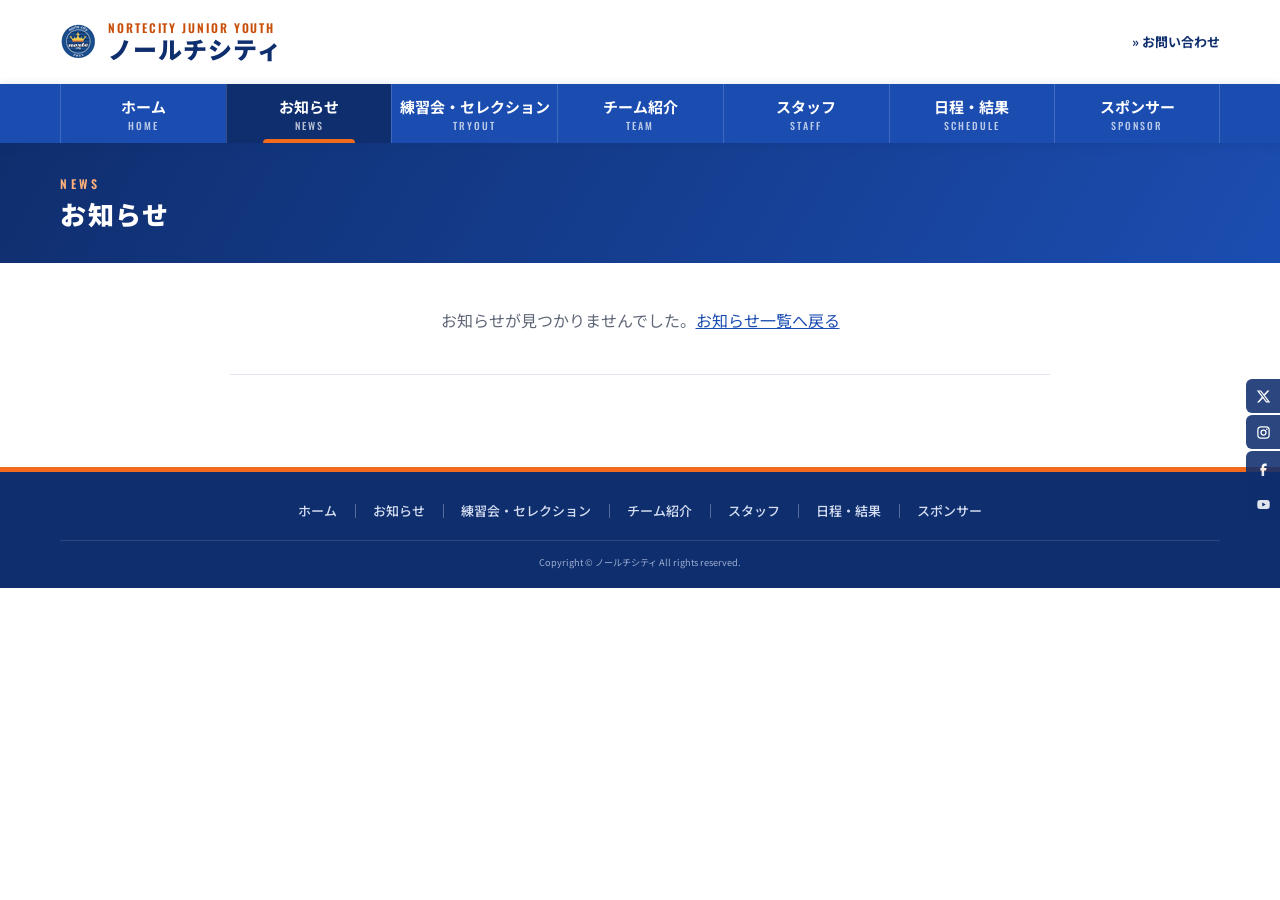
<file: news-post.html>
<!doctype html>
<html lang="ja">
<head>
<meta charset="utf-8">
<meta name="robots" content="noindex, nofollow">
<meta name="viewport" content="width=device-width, initial-scale=1">
<title>お知らせ｜ノールチシティ ジュニアユースサッカークラブ</title>
<meta name="description" content="ノールチシティ ジュニアユースのお知らせ。">
<link rel="preconnect" href="https://fonts.googleapis.com">
<link rel="preconnect" href="https://fonts.gstatic.com" crossorigin>
<link href="https://fonts.googleapis.com/css2?family=Noto+Sans+JP:wght@400;500;700;900&family=Oswald:wght@500;600;700&display=swap" rel="stylesheet">
<link rel="stylesheet" href="css/style.css">
<link rel="stylesheet" href="css/news.css">
</head>
<body>

<a class="skip" href="#main">本文へスキップ</a>

<!-- ============ ヘッダー ============ -->
<header class="site-header">
  <div class="container header-top">
    <a class="brand" href="index.html">
      <img src="assets/img/emblem.png" width="36" height="35" alt="">
      <span class="brand-text">
        <span class="brand-en">NORTECITY JUNIOR YOUTH</span>
        <span class="brand-ja">ノールチシティ</span>
      </span>
    </a>
    <div class="header-util">
      <a class="top-link" href="contact.html">&raquo; お問い合わせ</a>
      <button class="menu-btn" type="button" aria-label="メニューを開く" aria-expanded="false" aria-controls="drawer"><span></span><span></span><span></span></button>
    </div>
  </div>

  <nav class="gnav" aria-label="メインメニュー">
    <ul class="container">
      <li><a href="index.html">ホーム<small>HOME</small></a></li>
      <li><a href="news.html" aria-current="page">お知らせ<small>NEWS</small></a></li>
      <li><a href="recruit.html">練習会・セレクション<small>TRYOUT</small></a></li>
      <li><a href="team.html">チーム紹介<small>TEAM</small></a></li>
      <li><a href="staff.html">スタッフ<small>STAFF</small></a></li>
      <li><a href="schedule.html">日程・結果<small>SCHEDULE</small></a></li>
      <li><a href="sponsors.html">スポンサー<small>SPONSOR</small></a></li>
    </ul>
  </nav>
</header>

<!-- 画面端の固定SNSボタン -->
<nav class="float-sns" aria-label="公式SNS">
  <a href="https://x.com/nortecity" target="_blank" rel="noopener" aria-label="X（旧Twitter）"><svg viewBox="0 0 24 24" aria-hidden="true"><path fill="currentColor" d="M18.244 2.25h3.308l-7.227 8.26 8.502 11.24H16.17l-5.214-6.817L4.99 21.75H1.68l7.73-8.835L1.254 2.25H8.08l4.713 6.231zm-1.161 17.52h1.833L7.084 4.126H5.117z"/></svg></a>
  <a href="https://www.instagram.com/nortecity_official/" target="_blank" rel="noopener" aria-label="Instagram"><svg viewBox="0 0 24 24" aria-hidden="true"><rect x="3" y="3" width="18" height="18" rx="5" fill="none" stroke="currentColor" stroke-width="2"/><circle cx="12" cy="12" r="4" fill="none" stroke="currentColor" stroke-width="2"/><circle cx="17.3" cy="6.7" r="1.2" fill="currentColor"/></svg></a>
  <a href="https://www.facebook.com/nortecitytokyo/" target="_blank" rel="noopener" aria-label="Facebook"><svg viewBox="0 0 24 24" aria-hidden="true"><path fill="currentColor" d="M14 8h3V4h-3c-2.8 0-5 2.2-5 5v2H7v4h2v9h4v-9h3l1-4h-4V9c0-.6.4-1 1-1z"/></svg></a>
  <a href="https://www.youtube.com/channel/UCBgRU-13rFsEU_Lkqz926OQ" target="_blank" rel="noopener" aria-label="YouTube"><svg viewBox="0 0 24 24" aria-hidden="true"><path fill="currentColor" d="M21.6 7.2a2.8 2.8 0 0 0-2-2C17.9 4.8 12 4.8 12 4.8s-5.9 0-7.6.4a2.8 2.8 0 0 0-2 2A29 29 0 0 0 2 12a29 29 0 0 0 .4 4.8 2.8 2.8 0 0 0 2 2c1.7.4 7.6.4 7.6.4s5.9 0 7.6-.4a2.8 2.8 0 0 0 2-2A29 29 0 0 0 22 12a29 29 0 0 0-.4-4.8zM10 15.2V8.8L15.6 12z"/></svg></a>
</nav>

<!-- ============ ページタイトル帯 ============ -->
<div class="page-hero">
  <div class="container">
    <p class="en">NEWS</p>
    <h1>お知らせ</h1>
  </div>
</div>

<!-- ============ メイン ============ -->
<main id="main" class="page-main">
  <div class="container">
    <article class="news-post" data-news-article></article>
    <nav class="news-nav" data-news-nav aria-label="お知らせの移動"></nav>
  </div>
</main>

<!-- ============ フッター ============ -->
<footer class="site-footer">
  <div class="container">
    <nav class="fnav-line" aria-label="フッターメニュー">
      <a href="index.html">ホーム</a>
      <a href="news.html">お知らせ</a>
      <a href="recruit.html">練習会・セレクション</a>
      <a href="team.html">チーム紹介</a>
      <a href="staff.html">スタッフ</a>
      <a href="schedule.html">日程・結果</a>
      <a href="sponsors.html">スポンサー</a>
    </nav>
    <div class="copy-line">
      <small>Copyright &copy; ノールチシティ All rights reserved.</small>
    </div>
  </div>
</footer>

<script src="js/news-data.js"></script>
<script src="js/news.js"></script>
<script src="js/sheet-config.js"></script>
<script src="js/sheet-data.js"></script>
<script src="js/main.js"></script>
</body>
</html>
</file>
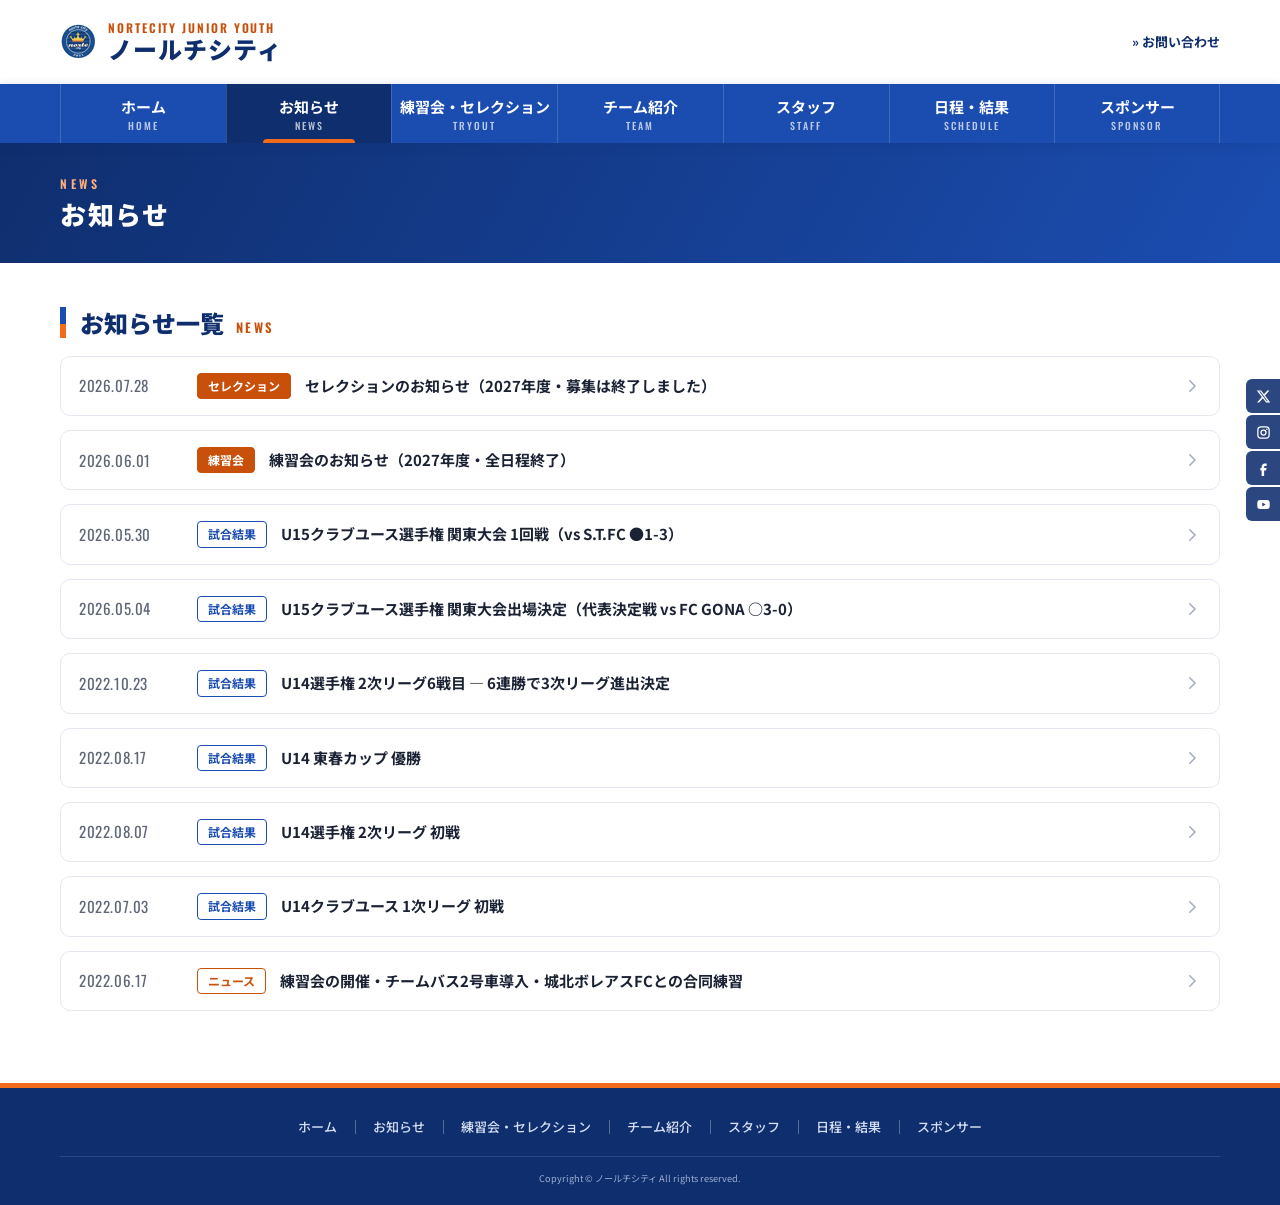
<file: news.html>
<!doctype html>
<html lang="ja">
<head>
<meta charset="utf-8">
<meta name="robots" content="noindex, nofollow">
<meta name="viewport" content="width=device-width, initial-scale=1">
<title>お知らせ｜ノールチシティ ジュニアユースサッカークラブ</title>
<meta name="description" content="ノールチシティ ジュニアユースのお知らせ一覧。試合結果・クラブニュース・練習会/セレクション情報を掲載しています。">
<link rel="preconnect" href="https://fonts.googleapis.com">
<link rel="preconnect" href="https://fonts.gstatic.com" crossorigin>
<link href="https://fonts.googleapis.com/css2?family=Noto+Sans+JP:wght@400;500;700;900&family=Oswald:wght@500;600;700&display=swap" rel="stylesheet">
<link rel="stylesheet" href="css/style.css">
<link rel="stylesheet" href="css/news.css">
</head>
<body>

<a class="skip" href="#main">本文へスキップ</a>

<!-- ============ ヘッダー ============ -->
<header class="site-header">
  <div class="container header-top">
    <a class="brand" href="index.html">
      <img src="assets/img/emblem.png" width="36" height="35" alt="">
      <span class="brand-text">
        <span class="brand-en">NORTECITY JUNIOR YOUTH</span>
        <span class="brand-ja">ノールチシティ</span>
      </span>
    </a>
    <div class="header-util">
      <a class="top-link" href="contact.html">&raquo; お問い合わせ</a>
      <button class="menu-btn" type="button" aria-label="メニューを開く" aria-expanded="false" aria-controls="drawer"><span></span><span></span><span></span></button>
    </div>
  </div>

  <nav class="gnav" aria-label="メインメニュー">
    <ul class="container">
      <li><a href="index.html">ホーム<small>HOME</small></a></li>
      <li><a href="news.html" aria-current="page">お知らせ<small>NEWS</small></a></li>
      <li><a href="recruit.html">練習会・セレクション<small>TRYOUT</small></a></li>
      <li><a href="team.html">チーム紹介<small>TEAM</small></a></li>
      <li><a href="staff.html">スタッフ<small>STAFF</small></a></li>
      <li><a href="schedule.html">日程・結果<small>SCHEDULE</small></a></li>
      <li><a href="sponsors.html">スポンサー<small>SPONSOR</small></a></li>
    </ul>
  </nav>
</header>

<!-- 画面端の固定SNSボタン -->
<nav class="float-sns" aria-label="公式SNS">
  <a href="https://x.com/nortecity" target="_blank" rel="noopener" aria-label="X（旧Twitter）"><svg viewBox="0 0 24 24" aria-hidden="true"><path fill="currentColor" d="M18.244 2.25h3.308l-7.227 8.26 8.502 11.24H16.17l-5.214-6.817L4.99 21.75H1.68l7.73-8.835L1.254 2.25H8.08l4.713 6.231zm-1.161 17.52h1.833L7.084 4.126H5.117z"/></svg></a>
  <a href="https://www.instagram.com/nortecity_official/" target="_blank" rel="noopener" aria-label="Instagram"><svg viewBox="0 0 24 24" aria-hidden="true"><rect x="3" y="3" width="18" height="18" rx="5" fill="none" stroke="currentColor" stroke-width="2"/><circle cx="12" cy="12" r="4" fill="none" stroke="currentColor" stroke-width="2"/><circle cx="17.3" cy="6.7" r="1.2" fill="currentColor"/></svg></a>
  <a href="https://www.facebook.com/nortecitytokyo/" target="_blank" rel="noopener" aria-label="Facebook"><svg viewBox="0 0 24 24" aria-hidden="true"><path fill="currentColor" d="M14 8h3V4h-3c-2.8 0-5 2.2-5 5v2H7v4h2v9h4v-9h3l1-4h-4V9c0-.6.4-1 1-1z"/></svg></a>
  <a href="https://www.youtube.com/channel/UCBgRU-13rFsEU_Lkqz926OQ" target="_blank" rel="noopener" aria-label="YouTube"><svg viewBox="0 0 24 24" aria-hidden="true"><path fill="currentColor" d="M21.6 7.2a2.8 2.8 0 0 0-2-2C17.9 4.8 12 4.8 12 4.8s-5.9 0-7.6.4a2.8 2.8 0 0 0-2 2A29 29 0 0 0 2 12a29 29 0 0 0 .4 4.8 2.8 2.8 0 0 0 2 2c1.7.4 7.6.4 7.6.4s5.9 0 7.6-.4a2.8 2.8 0 0 0 2-2A29 29 0 0 0 22 12a29 29 0 0 0-.4-4.8zM10 15.2V8.8L15.6 12z"/></svg></a>
</nav>

<!-- ============ ページタイトル帯 ============ -->
<div class="page-hero">
  <div class="container">
    <p class="en">NEWS</p>
    <h1>お知らせ</h1>
  </div>
</div>

<!-- ============ メイン ============ -->
<main id="main" class="page-main">
  <div class="container">

    <section class="block" aria-labelledby="news-title">
      <div class="block-head">
        <h2 class="block-title" id="news-title">お知らせ一覧<small>NEWS</small></h2>
      </div>

      <div class="news-list" data-news-list></div>

    </section>

  </div>
</main>

<!-- ============ フッター ============ -->
<footer class="site-footer">
  <div class="container">
    <nav class="fnav-line" aria-label="フッターメニュー">
      <a href="index.html">ホーム</a>
      <a href="news.html">お知らせ</a>
      <a href="recruit.html">練習会・セレクション</a>
      <a href="team.html">チーム紹介</a>
      <a href="staff.html">スタッフ</a>
      <a href="schedule.html">日程・結果</a>
      <a href="sponsors.html">スポンサー</a>
    </nav>
    <div class="copy-line">
      <small>Copyright &copy; ノールチシティ All rights reserved.</small>
    </div>
  </div>
</footer>

<script src="js/news-data.js"></script>
<script src="js/news.js"></script>
<script src="js/sheet-config.js"></script>
<script src="js/sheet-data.js"></script>
<script src="js/main.js"></script>
</body>
</html>
</file>
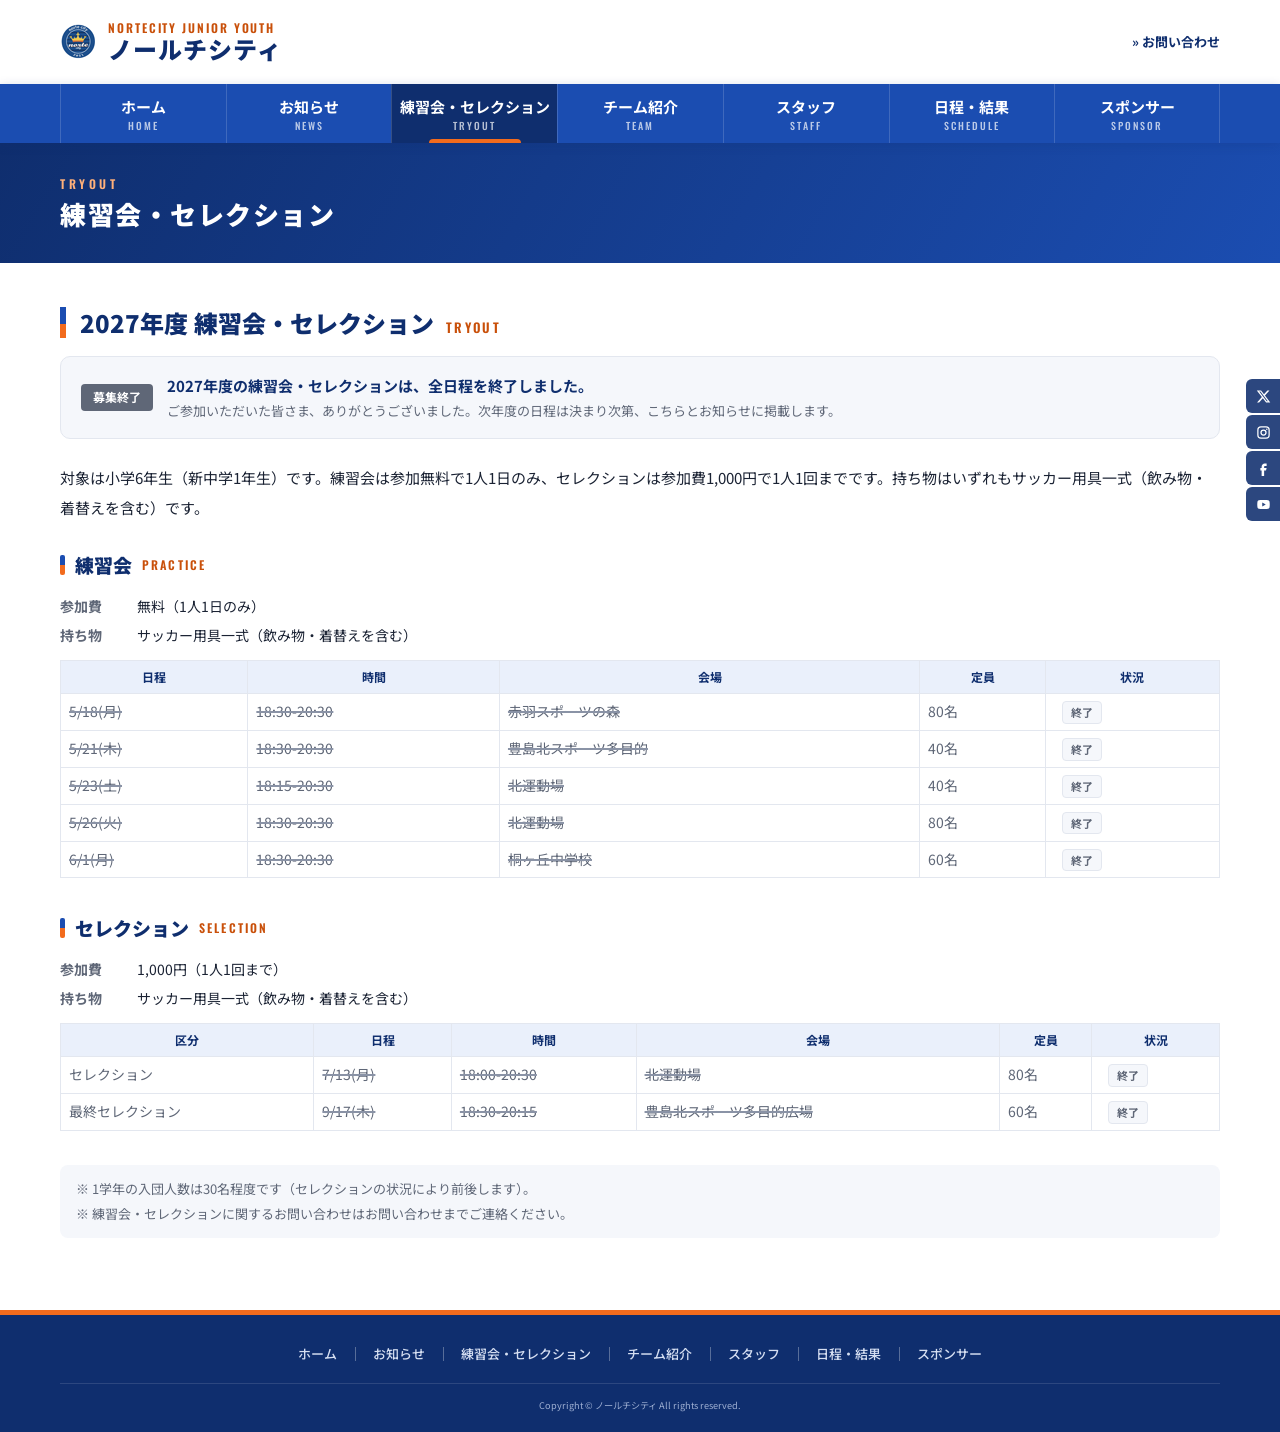
<file: recruit.html>
<!doctype html>
<html lang="ja">
<head>
<meta charset="utf-8">
<meta name="robots" content="noindex, nofollow">
<meta name="viewport" content="width=device-width, initial-scale=1">
<title>練習会・セレクション｜ノールチシティ ジュニアユースサッカークラブ</title>
<meta name="description" content="ノールチシティ ジュニアユース 練習会・セレクションのご案内。対象は小学6年生（新中学1年生）。">
<link rel="preconnect" href="https://fonts.googleapis.com">
<link rel="preconnect" href="https://fonts.gstatic.com" crossorigin>
<link href="https://fonts.googleapis.com/css2?family=Noto+Sans+JP:wght@400;500;700;900&family=Oswald:wght@500;600;700&display=swap" rel="stylesheet">
<link rel="stylesheet" href="css/style.css">
<link rel="stylesheet" href="css/news.css">
<style>
/* ---- 練習会・セレクション ---- */
.rc-closed{display:flex;flex-wrap:wrap;align-items:center;gap:8px 14px;margin-bottom:24px;padding:16px 20px;border-radius:var(--radius);background:var(--bg-soft);border:1px solid var(--line)}
.rc-closed .tag{padding:3px 12px;border-radius:4px;background:var(--mute);color:#fff;font-size:12px;font-weight:700;white-space:nowrap}
.rc-closed p{margin:0;font-size:15px;font-weight:700;color:var(--blue-dark)}
.rc-closed small{display:block;margin-top:2px;font-size:13px;font-weight:400;color:var(--mute)}
.rc-lead{margin:0 0 26px;font-size:15px;line-height:2}
.rc-sec{margin-bottom:34px}
.rc-sec h3{display:flex;align-items:center;gap:10px;margin:0 0 12px;font-size:19px;font-weight:900;color:var(--blue-dark)}
.rc-sec h3::before{content:"";width:5px;height:20px;border-radius:2px;background:linear-gradient(var(--blue) 50%,var(--orange) 50%)}
.rc-sec h3 small{font-family:var(--en);font-size:12px;font-weight:600;letter-spacing:.18em;color:var(--orange-dark)}
.rc-info{margin:0 0 12px;display:grid;gap:4px;font-size:14px;line-height:1.8}
.rc-info div{display:grid;grid-template-columns:5.5em minmax(0,1fr)}
.rc-info dt{font-weight:700;color:var(--mute)}
.rc-info dd{margin:0}
.rc-table{min-width:520px}
.rc-table tr.is-done td{color:var(--mute)}
.rc-table tr.is-done td.strike{text-decoration:line-through;text-decoration-thickness:1.5px;text-decoration-color:#8A93A6}
.rc-table .done{margin-left:8px}
.rc-note{margin:0;padding:12px 16px;border-radius:8px;background:var(--bg-soft);font-size:13px;line-height:1.9;color:var(--mute)}
.rc-note li{position:relative;padding-left:1.2em}
.rc-note li::before{content:"※";position:absolute;left:0}
@media (max-width:768px){
  .rc-lead{font-size:14px}
  .rc-sec h3{font-size:17px}
  .rc-info div{grid-template-columns:5em minmax(0,1fr)}
}
</style>
</head>
<body>

<a class="skip" href="#main">本文へスキップ</a>

<!-- ============ ヘッダー ============ -->
<header class="site-header">
  <div class="container header-top">
    <a class="brand" href="index.html">
      <img src="assets/img/emblem.png" width="36" height="35" alt="">
      <span class="brand-text">
        <span class="brand-en">NORTECITY JUNIOR YOUTH</span>
        <span class="brand-ja">ノールチシティ</span>
      </span>
    </a>
    <div class="header-util">
      <a class="top-link" href="contact.html">&raquo; お問い合わせ</a>
      <button class="menu-btn" type="button" aria-label="メニューを開く" aria-expanded="false" aria-controls="drawer"><span></span><span></span><span></span></button>
    </div>
  </div>

  <nav class="gnav" aria-label="メインメニュー">
    <ul class="container">
      <li><a href="index.html">ホーム<small>HOME</small></a></li>
      <li><a href="news.html">お知らせ<small>NEWS</small></a></li>
      <li><a href="recruit.html" aria-current="page">練習会・セレクション<small>TRYOUT</small></a></li>
      <li><a href="team.html">チーム紹介<small>TEAM</small></a></li>
      <li><a href="staff.html">スタッフ<small>STAFF</small></a></li>
      <li><a href="schedule.html">日程・結果<small>SCHEDULE</small></a></li>
      <li><a href="sponsors.html">スポンサー<small>SPONSOR</small></a></li>
    </ul>
  </nav>
</header>

<!-- 画面端の固定SNSボタン -->
<nav class="float-sns" aria-label="公式SNS">
  <a href="https://x.com/nortecity" target="_blank" rel="noopener" aria-label="X（旧Twitter）"><svg viewBox="0 0 24 24" aria-hidden="true"><path fill="currentColor" d="M18.244 2.25h3.308l-7.227 8.26 8.502 11.24H16.17l-5.214-6.817L4.99 21.75H1.68l7.73-8.835L1.254 2.25H8.08l4.713 6.231zm-1.161 17.52h1.833L7.084 4.126H5.117z"/></svg></a>
  <a href="https://www.instagram.com/nortecity_official/" target="_blank" rel="noopener" aria-label="Instagram"><svg viewBox="0 0 24 24" aria-hidden="true"><rect x="3" y="3" width="18" height="18" rx="5" fill="none" stroke="currentColor" stroke-width="2"/><circle cx="12" cy="12" r="4" fill="none" stroke="currentColor" stroke-width="2"/><circle cx="17.3" cy="6.7" r="1.2" fill="currentColor"/></svg></a>
  <a href="https://www.facebook.com/nortecitytokyo/" target="_blank" rel="noopener" aria-label="Facebook"><svg viewBox="0 0 24 24" aria-hidden="true"><path fill="currentColor" d="M14 8h3V4h-3c-2.8 0-5 2.2-5 5v2H7v4h2v9h4v-9h3l1-4h-4V9c0-.6.4-1 1-1z"/></svg></a>
  <a href="https://www.youtube.com/channel/UCBgRU-13rFsEU_Lkqz926OQ" target="_blank" rel="noopener" aria-label="YouTube"><svg viewBox="0 0 24 24" aria-hidden="true"><path fill="currentColor" d="M21.6 7.2a2.8 2.8 0 0 0-2-2C17.9 4.8 12 4.8 12 4.8s-5.9 0-7.6.4a2.8 2.8 0 0 0-2 2A29 29 0 0 0 2 12a29 29 0 0 0 .4 4.8 2.8 2.8 0 0 0 2 2c1.7.4 7.6.4 7.6.4s5.9 0 7.6-.4a2.8 2.8 0 0 0 2-2A29 29 0 0 0 22 12a29 29 0 0 0-.4-4.8zM10 15.2V8.8L15.6 12z"/></svg></a>
</nav>

<!-- ============ ページタイトル帯 ============ -->
<div class="page-hero">
  <div class="container">
    <p class="en">TRYOUT</p>
    <h1>練習会・セレクション</h1>
  </div>
</div>

<!-- ============ メイン ============ -->
<main id="main" class="page-main">
  <div class="container">

    <section class="block" aria-labelledby="rc-title">
      <div class="block-head">
        <h2 class="block-title" id="rc-title">2027年度 練習会・セレクション<small>TRYOUT</small></h2>
      </div>

      <div class="rc-closed" role="status">
        <span class="tag">募集終了</span>
        <p>2027年度の練習会・セレクションは、全日程を終了しました。<small>ご参加いただいた皆さま、ありがとうございました。次年度の日程は決まり次第、こちらとお知らせに掲載します。</small></p>
      </div>

      <p class="rc-lead">対象は小学6年生（新中学1年生）です。練習会は参加無料で1人1日のみ、セレクションは参加費1,000円で1人1回までです。持ち物はいずれもサッカー用具一式（飲み物・着替えを含む）です。</p>

      <section class="rc-sec" aria-labelledby="rc-practice">
        <h3 id="rc-practice">練習会<small>PRACTICE</small></h3>
        <dl class="rc-info">
          <div><dt>参加費</dt><dd>無料（1人1日のみ）</dd></div>
          <div><dt>持ち物</dt><dd>サッカー用具一式（飲み物・着替えを含む）</dd></div>
        </dl>
        <div class="table-scroll">
          <table class="rank-table rc-table">
            <thead><tr><th scope="col">日程</th><th scope="col">時間</th><th scope="col">会場</th><th scope="col">定員</th><th scope="col">状況</th></tr></thead>
            <tbody>
              <tr class="is-done"><td class="strike">5/18(月)</td><td class="strike">18:30-20:30</td><td class="strike">赤羽スポーツの森</td><td>80名</td><td><span class="done">終了</span></td></tr>
              <tr class="is-done"><td class="strike">5/21(木)</td><td class="strike">18:30-20:30</td><td class="strike">豊島北スポーツ多目的</td><td>40名</td><td><span class="done">終了</span></td></tr>
              <tr class="is-done"><td class="strike">5/23(土)</td><td class="strike">18:15-20:30</td><td class="strike">北運動場</td><td>40名</td><td><span class="done">終了</span></td></tr>
              <tr class="is-done"><td class="strike">5/26(火)</td><td class="strike">18:30-20:30</td><td class="strike">北運動場</td><td>80名</td><td><span class="done">終了</span></td></tr>
              <tr class="is-done"><td class="strike">6/1(月)</td><td class="strike">18:30-20:30</td><td class="strike">桐ヶ丘中学校</td><td>60名</td><td><span class="done">終了</span></td></tr>
            </tbody>
          </table>
        </div>
      </section>

      <section class="rc-sec" aria-labelledby="rc-selection">
        <h3 id="rc-selection">セレクション<small>SELECTION</small></h3>
        <dl class="rc-info">
          <div><dt>参加費</dt><dd>1,000円（1人1回まで）</dd></div>
          <div><dt>持ち物</dt><dd>サッカー用具一式（飲み物・着替えを含む）</dd></div>
        </dl>
        <div class="table-scroll">
          <table class="rank-table rc-table">
            <thead><tr><th scope="col">区分</th><th scope="col">日程</th><th scope="col">時間</th><th scope="col">会場</th><th scope="col">定員</th><th scope="col">状況</th></tr></thead>
            <tbody>
              <tr class="is-done"><td>セレクション</td><td class="strike">7/13(月)</td><td class="strike">18:00-20:30</td><td class="strike">北運動場</td><td>80名</td><td><span class="done">終了</span></td></tr>
              <tr class="is-done"><td>最終セレクション</td><td class="strike">9/17(木)</td><td class="strike">18:30-20:15</td><td class="strike">豊島北スポーツ多目的広場</td><td>60名</td><td><span class="done">終了</span></td></tr>
            </tbody>
          </table>
        </div>
      </section>

      <ul class="rc-note">
        <li>1学年の入団人数は30名程度です（セレクションの状況により前後します）。</li>
        <li>練習会・セレクションに関するお問い合わせは<a href="contact.html">お問い合わせ</a>までご連絡ください。</li>
      </ul>
    </section>

  </div>
</main>

<!-- ============ フッター ============ -->
<footer class="site-footer">
  <div class="container">
    <nav class="fnav-line" aria-label="フッターメニュー">
      <a href="index.html">ホーム</a>
      <a href="news.html">お知らせ</a>
      <a href="recruit.html">練習会・セレクション</a>
      <a href="team.html">チーム紹介</a>
      <a href="staff.html">スタッフ</a>
      <a href="schedule.html">日程・結果</a>
      <a href="sponsors.html">スポンサー</a>
    </nav>
    <div class="copy-line">
      <small>Copyright &copy; ノールチシティ All rights reserved.</small>
    </div>
  </div>
</footer>

<script src="js/sheet-config.js"></script>
<script src="js/sheet-data.js"></script>
<script src="js/main.js"></script>
</body>
</html>
</file>
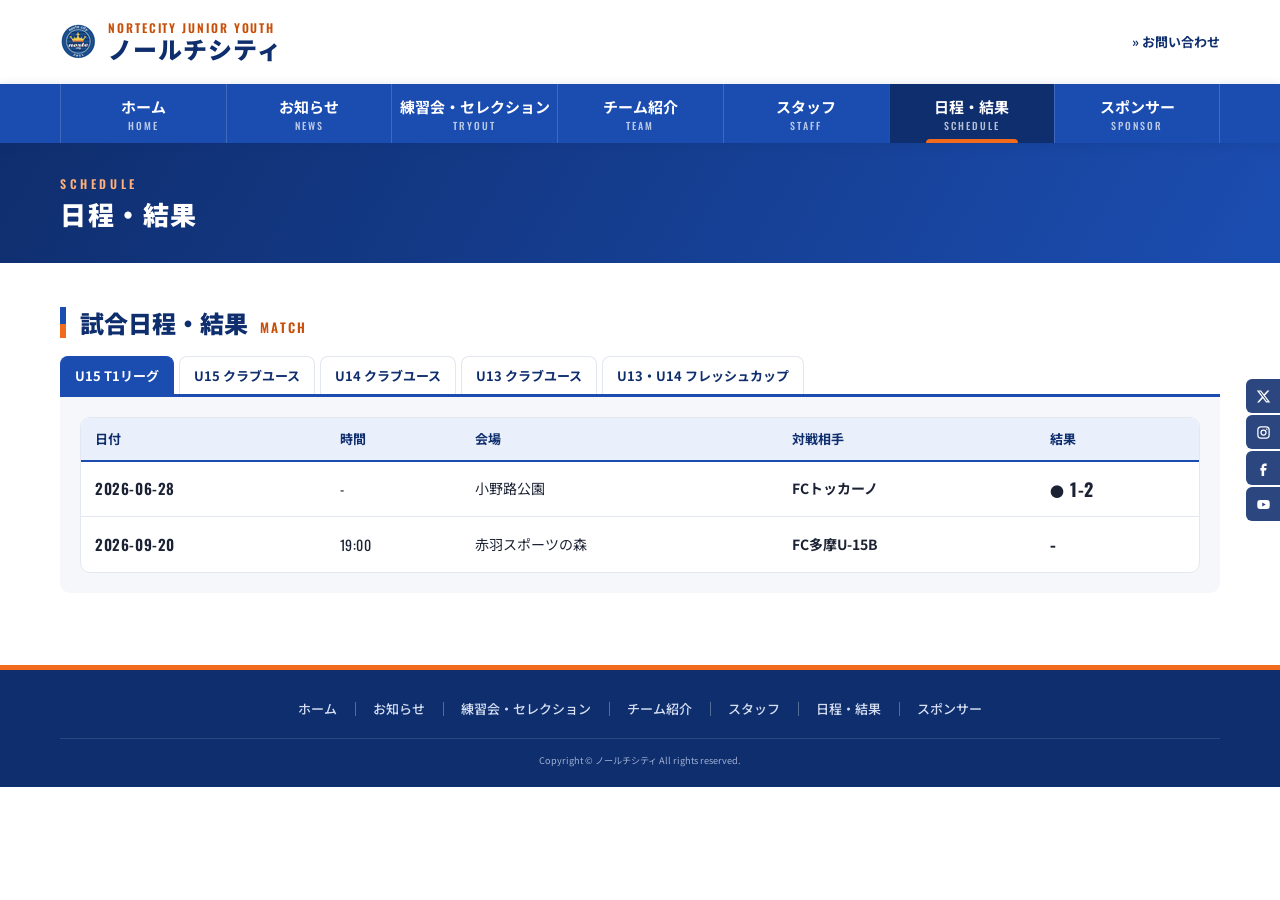
<file: schedule.html>
<!doctype html>
<html lang="ja">
<head>
<meta charset="utf-8">
<meta name="robots" content="noindex, nofollow">
<meta name="viewport" content="width=device-width, initial-scale=1">
<title>日程・結果｜ノールチシティ ジュニアユースサッカークラブ</title>
<meta name="description" content="ノールチシティ ジュニアユースの試合日程・結果。U15 T1リーグ、クラブユース各カテゴリー、フレッシュカップの日程と結果を掲載しています。">
<link rel="preconnect" href="https://fonts.googleapis.com">
<link rel="preconnect" href="https://fonts.gstatic.com" crossorigin>
<link href="https://fonts.googleapis.com/css2?family=Noto+Sans+JP:wght@400;500;700;900&family=Oswald:wght@500;600;700&display=swap" rel="stylesheet">
<link rel="stylesheet" href="css/style.css">
<style>
/* ---- ページタイトル帯 ---- */
.page-hero{background:linear-gradient(120deg,var(--blue-dark) 0%,var(--blue) 100%);color:#fff}
.page-hero .container{min-height:120px;display:flex;flex-direction:column;justify-content:center;gap:2px;padding-block:22px}
.page-hero h1{margin:0;font-size:26px;font-weight:900;letter-spacing:.06em;line-height:1.3}
.page-hero .en{font-family:var(--en);font-size:12px;font-weight:600;letter-spacing:.3em;color:#FFB07A}
.page-main{padding:44px 0 72px}

/* ---- 試合一覧テーブル ---- */
.sched-wrap{grid-column:1/-1;background:#fff;border:1px solid var(--line);border-radius:var(--radius);overflow-x:auto}
.sched-table{width:100%;min-width:600px;border-collapse:collapse;font-size:14px}
.sched-table th{padding:10px 14px;background:var(--blue-soft);color:var(--blue-dark);font-size:13px;text-align:left;border-bottom:2px solid var(--blue);white-space:nowrap}
.sched-table td{padding:12px 14px;border-bottom:1px solid var(--line);vertical-align:middle}
.sched-table tr:last-child td{border-bottom:0}
.sched-table .d{font-family:var(--en);font-size:15px;font-weight:600;letter-spacing:.04em;white-space:nowrap}
.sched-table .t{font-family:var(--en);letter-spacing:.04em;white-space:nowrap}
.sched-table .opp{font-weight:700}
.sched-table .res{font-family:var(--en);font-size:18px;font-weight:700;letter-spacing:.04em;white-space:nowrap}
.sched-table .res .m-mark{font-size:14px;margin-right:5px}
.v-chip{display:inline-block;margin-right:8px;padding:1px 8px;border-radius:4px;font-size:11px;font-weight:700;white-space:nowrap}
.v-chip--home{background:var(--orange-soft);color:var(--orange-dark);border:1px solid #F1B48C}
.v-chip--away{background:var(--blue-soft);color:var(--blue);border:1px solid #B9C9E8}
@media (max-width:768px){
  .page-hero h1{font-size:22px}
  .page-main{padding:32px 0 56px}
}
</style>
</head>
<body>

<a class="skip" href="#main">本文へスキップ</a>

<!-- ============ ヘッダー ============ -->
<header class="site-header">
  <div class="container header-top">
    <a class="brand" href="index.html">
      <img src="assets/img/emblem.png" width="36" height="35" alt="">
      <span class="brand-text">
        <span class="brand-en">NORTECITY JUNIOR YOUTH</span>
        <span class="brand-ja">ノールチシティ</span>
      </span>
    </a>
    <div class="header-util">
      <a class="top-link" href="contact.html">&raquo; お問い合わせ</a>
      <button class="menu-btn" type="button" aria-label="メニューを開く" aria-expanded="false" aria-controls="drawer"><span></span><span></span><span></span></button>
    </div>
  </div>

  <nav class="gnav" aria-label="メインメニュー">
    <ul class="container">
      <li><a href="index.html">ホーム<small>HOME</small></a></li>
      <li><a href="news.html">お知らせ<small>NEWS</small></a></li>
      <li><a href="recruit.html">練習会・セレクション<small>TRYOUT</small></a></li>
      <li><a href="team.html">チーム紹介<small>TEAM</small></a></li>
      <li><a href="staff.html">スタッフ<small>STAFF</small></a></li>
      <li><a href="schedule.html" aria-current="page">日程・結果<small>SCHEDULE</small></a></li>
      <li><a href="sponsors.html">スポンサー<small>SPONSOR</small></a></li>
    </ul>
  </nav>
</header>

<!-- 画面端の固定SNSボタン -->
<nav class="float-sns" aria-label="公式SNS">
  <a href="https://x.com/nortecity" target="_blank" rel="noopener" aria-label="X（旧Twitter）"><svg viewBox="0 0 24 24" aria-hidden="true"><path fill="currentColor" d="M18.244 2.25h3.308l-7.227 8.26 8.502 11.24H16.17l-5.214-6.817L4.99 21.75H1.68l7.73-8.835L1.254 2.25H8.08l4.713 6.231zm-1.161 17.52h1.833L7.084 4.126H5.117z"/></svg></a>
  <a href="https://www.instagram.com/nortecity_official/" target="_blank" rel="noopener" aria-label="Instagram"><svg viewBox="0 0 24 24" aria-hidden="true"><rect x="3" y="3" width="18" height="18" rx="5" fill="none" stroke="currentColor" stroke-width="2"/><circle cx="12" cy="12" r="4" fill="none" stroke="currentColor" stroke-width="2"/><circle cx="17.3" cy="6.7" r="1.2" fill="currentColor"/></svg></a>
  <a href="https://www.facebook.com/nortecitytokyo/" target="_blank" rel="noopener" aria-label="Facebook"><svg viewBox="0 0 24 24" aria-hidden="true"><path fill="currentColor" d="M14 8h3V4h-3c-2.8 0-5 2.2-5 5v2H7v4h2v9h4v-9h3l1-4h-4V9c0-.6.4-1 1-1z"/></svg></a>
  <a href="https://www.youtube.com/channel/UCBgRU-13rFsEU_Lkqz926OQ" target="_blank" rel="noopener" aria-label="YouTube"><svg viewBox="0 0 24 24" aria-hidden="true"><path fill="currentColor" d="M21.6 7.2a2.8 2.8 0 0 0-2-2C17.9 4.8 12 4.8 12 4.8s-5.9 0-7.6.4a2.8 2.8 0 0 0-2 2A29 29 0 0 0 2 12a29 29 0 0 0 .4 4.8 2.8 2.8 0 0 0 2 2c1.7.4 7.6.4 7.6.4s5.9 0 7.6-.4a2.8 2.8 0 0 0 2-2A29 29 0 0 0 22 12a29 29 0 0 0-.4-4.8zM10 15.2V8.8L15.6 12z"/></svg></a>
</nav>

<!-- ============ ページタイトル帯 ============ -->
<div class="page-hero">
  <div class="container">
    <p class="en">SCHEDULE</p>
    <h1>日程・結果</h1>
  </div>
</div>

<!-- ============ メイン ============ -->
<main id="main" class="page-main">
  <div class="container">

    <section class="block" aria-labelledby="sched-title">
      <div class="block-head">
        <h2 class="block-title" id="sched-title">試合日程・結果<small>MATCH</small></h2>
      </div>

      <div class="tabs" role="tablist" aria-label="大会">
        <button class="tab" role="tab" id="tab-1" aria-controls="panel-1" aria-selected="true">U15 T1リーグ</button>
        <button class="tab" role="tab" id="tab-2" aria-controls="panel-2" aria-selected="false" tabindex="-1">U15 クラブユース</button>
        <button class="tab" role="tab" id="tab-3" aria-controls="panel-3" aria-selected="false" tabindex="-1">U14 クラブユース</button>
        <button class="tab" role="tab" id="tab-4" aria-controls="panel-4" aria-selected="false" tabindex="-1">U13 クラブユース</button>
        <button class="tab" role="tab" id="tab-5" aria-controls="panel-5" aria-selected="false" tabindex="-1">U13・U14 フレッシュカップ</button>
      </div>

      <div class="match-panel" role="tabpanel" id="panel-1" aria-labelledby="tab-1">
        <div class="sched-wrap">
          <table class="sched-table">
            <thead>
              <tr>
                <th scope="col">日付</th>
                <th scope="col">時間</th>
                <th scope="col">会場</th>
                <th scope="col">対戦相手</th>
                <th scope="col">結果</th>
              </tr>
            </thead>
            <tbody>
              <tr>
                <td class="d">2026-06-28</td>
                <td class="t">-</td>
                <td>小野路公園</td>
                <td class="opp">FCトッカーノ</td>
                <td class="res"><span class="m-mark m-mark--lose">●</span>1-2</td>
              </tr>
              <tr>
                <td class="d">2026-09-20</td>
                <td class="t">19:00</td>
                <td>赤羽スポーツの森</td>
                <td class="opp">FC多摩U-15B</td>
                <td class="res">-</td>
              </tr>
            </tbody>
          </table>
        </div>
      </div>

      <div class="match-panel" role="tabpanel" id="panel-2" aria-labelledby="tab-2" hidden>
        <div class="sched-wrap">
          <table class="sched-table">
            <thead>
              <tr>
                <th scope="col">日付</th>
                <th scope="col">時間</th>
                <th scope="col">会場</th>
                <th scope="col">対戦相手</th>
                <th scope="col">結果</th>
              </tr>
            </thead>
            <tbody>
              <tr>
                <td class="d">2026-05-04</td>
                <td class="t">-</td>
                <td>駒沢補助競技場</td>
                <td class="opp">FC GONA</td>
                <td class="res"><span class="m-mark m-mark--win">○</span>3-0</td>
              </tr>
              <tr>
                <td class="d">2026-05-30</td>
                <td class="t">10:00</td>
                <td>清瀬内山運動公園A面</td>
                <td class="opp">S.T.FC<small class="rd">関東大会 1回戦</small></td>
                <td class="res"><span class="m-mark">●</span>1-3</td>
              </tr>
            </tbody>
          </table>
        </div>
        <p class="note" style="grid-column:1/-1">※ 代表決定戦に勝利し、関東大会へ出場しました。</p>
      </div>
      <div class="match-panel" role="tabpanel" id="panel-3" aria-labelledby="tab-3" hidden>
        <div class="m-prep">準備中です。日程が決まり次第、掲載します。</div>
      </div>
      <div class="match-panel" role="tabpanel" id="panel-4" aria-labelledby="tab-4" hidden>
        <div class="m-prep">準備中です。日程が決まり次第、掲載します。</div>
      </div>
      <div class="match-panel" role="tabpanel" id="panel-5" aria-labelledby="tab-5" hidden>
        <div class="m-prep">準備中です。日程が決まり次第、掲載します。</div>
      </div>

    </section>

  </div>
</main>

<!-- ============ フッター ============ -->
<footer class="site-footer">
  <div class="container">
    <nav class="fnav-line" aria-label="フッターメニュー">
      <a href="index.html">ホーム</a>
      <a href="news.html">お知らせ</a>
      <a href="recruit.html">練習会・セレクション</a>
      <a href="team.html">チーム紹介</a>
      <a href="staff.html">スタッフ</a>
      <a href="schedule.html">日程・結果</a>
      <a href="sponsors.html">スポンサー</a>
    </nav>
    <div class="copy-line">
      <small>Copyright &copy; ノールチシティ All rights reserved.</small>
    </div>
  </div>
</footer>

<script src="js/sheet-config.js"></script>
<script src="js/sheet-data.js"></script>
<script src="js/main.js"></script>
</body>
</html>
</file>
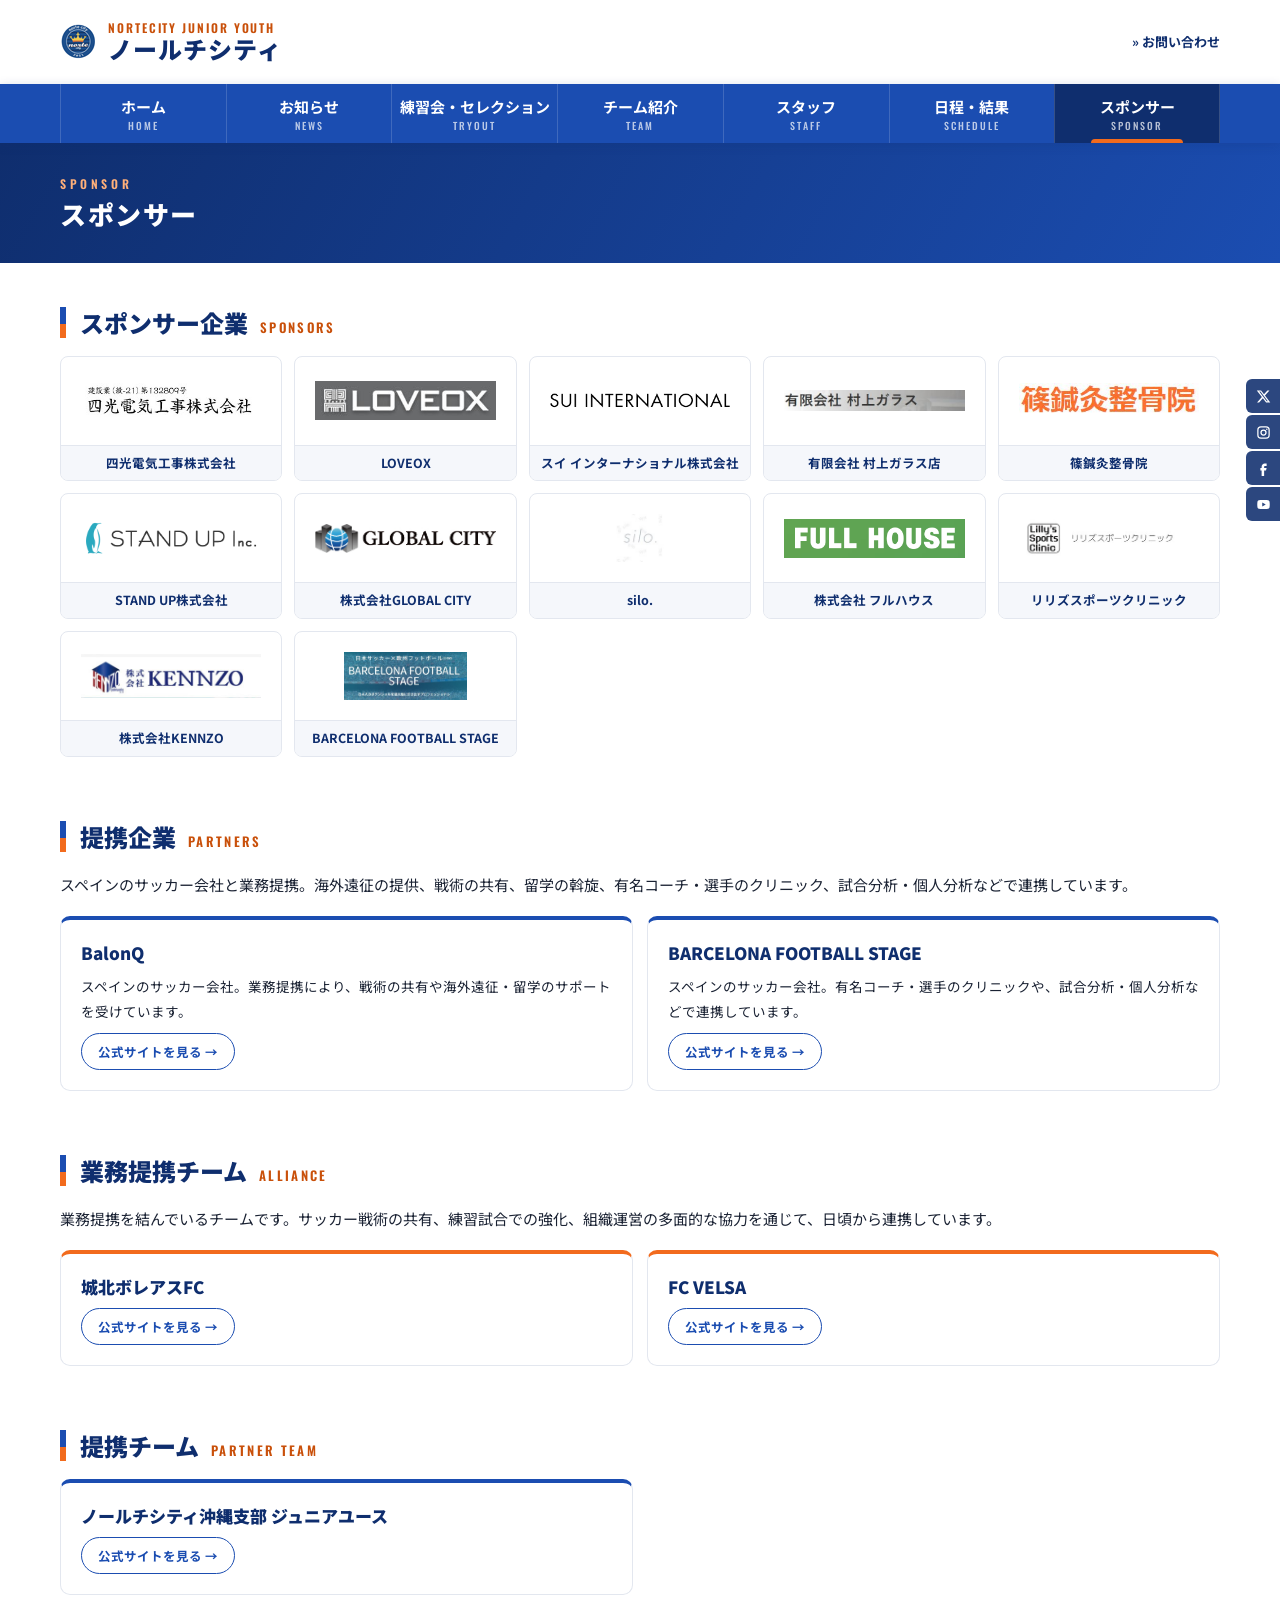
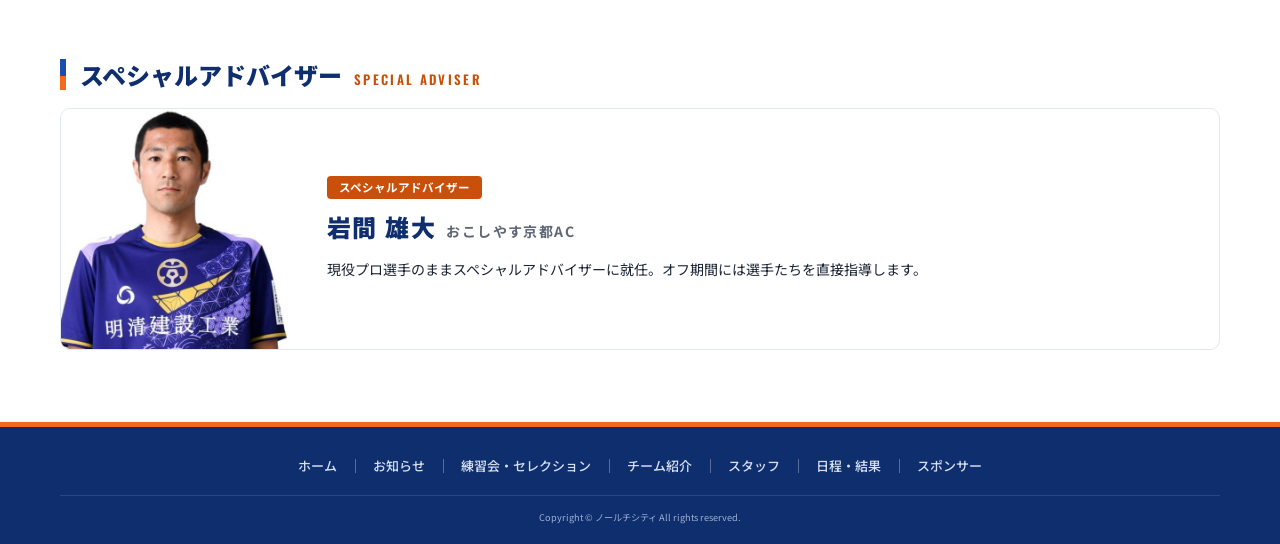
<file: sponsors.html>
<!doctype html>
<html lang="ja">
<head>
<meta charset="utf-8">
<meta name="robots" content="noindex, nofollow">
<meta name="viewport" content="width=device-width, initial-scale=1">
<title>スポンサー｜ノールチシティ ジュニアユースサッカークラブ</title>
<meta name="description" content="ノールチシティ ジュニアユースを支えるスポンサー企業・提携企業・業務提携チームのご紹介。">
<link rel="preconnect" href="https://fonts.googleapis.com">
<link rel="preconnect" href="https://fonts.gstatic.com" crossorigin>
<link href="https://fonts.googleapis.com/css2?family=Noto+Sans+JP:wght@400;500;700;900&family=Oswald:wght@500;600;700&display=swap" rel="stylesheet">
<link rel="stylesheet" href="css/style.css">
<style>
/* ---- ページタイトル帯 ---- */
.page-hero{background:linear-gradient(120deg,var(--blue-dark) 0%,var(--blue) 100%);color:#fff}
.page-hero .container{min-height:120px;display:flex;flex-direction:column;justify-content:center;gap:2px;padding-block:22px}
.page-hero h1{margin:0;font-size:26px;font-weight:900;letter-spacing:.06em;line-height:1.3}
.page-hero .en{font-family:var(--en);font-size:12px;font-weight:600;letter-spacing:.3em;color:#FFB07A}
.page-main{padding:44px 0 72px}
.page-main .block + .block{margin-top:64px}

/* ---- スポンサー企業（ロゴ＋社名） ---- */
.sp-grid{display:grid;grid-template-columns:repeat(auto-fill,minmax(200px,1fr));gap:12px}
.sp-grid a{display:flex;flex-direction:column;background:#fff;border:1px solid var(--line);border-radius:8px;overflow:hidden;transition:border-color .2s,transform .2s}
@media (hover:hover){.sp-grid a:hover{border-color:var(--blue);transform:translateY(-2px)}}
.sp-logo{display:grid;place-items:center;height:88px;padding:14px 20px}
.sp-logo img{max-height:48px;max-width:100%;width:auto;object-fit:contain}
.sp-name{margin-top:auto;padding:8px 10px;border-top:1px solid var(--line);background:var(--bg-soft);text-align:center;font-size:12.5px;font-weight:700;color:var(--blue-dark);line-height:1.5}

/* ---- 提携カード ---- */
.pt-grid{display:grid;grid-template-columns:repeat(2,1fr);gap:14px}
.pt-card{background:#fff;border:1px solid var(--line);border-top:4px solid var(--blue);border-radius:var(--radius);padding:20px;display:flex;flex-direction:column;gap:8px}
.pt-card--orange{border-top-color:var(--orange)}
.pt-card h3{margin:0;font-size:17px;font-weight:900;color:var(--blue-dark);line-height:1.5}
.pt-card p{font-size:13.5px;line-height:1.9}
.pt-link{margin-top:auto;align-self:flex-start;display:inline-flex;align-items:center;gap:6px;padding:7px 16px;border:1px solid var(--blue);border-radius:999px;font-size:12.5px;font-weight:700;color:var(--blue);transition:background .2s,color .2s}
@media (hover:hover){.pt-link:hover{background:var(--blue);color:#fff}}
.pt-lead{margin-bottom:16px;font-size:15px;line-height:2}
.pt-tags{display:flex;flex-wrap:wrap;gap:8px}
.pt-tags span{padding:3px 12px;border-radius:999px;background:var(--blue-soft);color:var(--blue-dark);font-size:12px;font-weight:700}

/* ---- スペシャルアドバイザー ---- */
.adv-card{display:grid;grid-template-columns:240px minmax(0,1fr);background:#fff;border:1px solid var(--line);border-radius:var(--radius);overflow:hidden}
.adv-photo{background:var(--blue-soft)}
.adv-photo img{width:100%;height:100%;object-fit:cover;object-position:center top}
.adv-body{padding:24px 26px;display:flex;flex-direction:column;justify-content:center;gap:8px}
.adv-role{align-self:flex-start;padding:2px 12px;border-radius:4px;background:var(--orange-dark);color:#fff;font-size:11.5px;font-weight:700}
.adv-name{margin:0;font-size:24px;font-weight:900;color:var(--blue-dark);letter-spacing:.06em}
.adv-name small{margin-left:10px;font-size:14px;font-weight:700;color:var(--mute)}
.adv-body p{font-size:14px;line-height:1.9}

@media (max-width:768px){
  .page-hero h1{font-size:22px}
  .page-main{padding:32px 0 56px}
  .page-main .block + .block{margin-top:50px}
  .sp-grid{grid-template-columns:repeat(2,minmax(0,1fr));gap:8px}
  .sp-logo{height:72px;padding:10px 12px}
  .sp-logo img{max-height:40px}
  .sp-name{font-size:11px;padding:6px 8px}
  .pt-grid{grid-template-columns:1fr}
  .adv-card{grid-template-columns:1fr}
  .adv-photo img{aspect-ratio:4/3}
  .adv-body{padding:18px 16px 20px}
  .adv-name{font-size:20px}
}
</style>
</head>
<body>

<a class="skip" href="#main">本文へスキップ</a>

<!-- ============ ヘッダー ============ -->
<header class="site-header">
  <div class="container header-top">
    <a class="brand" href="index.html">
      <img src="assets/img/emblem.png" width="36" height="35" alt="">
      <span class="brand-text">
        <span class="brand-en">NORTECITY JUNIOR YOUTH</span>
        <span class="brand-ja">ノールチシティ</span>
      </span>
    </a>
    <div class="header-util">
      <a class="top-link" href="contact.html">&raquo; お問い合わせ</a>
      <button class="menu-btn" type="button" aria-label="メニューを開く" aria-expanded="false" aria-controls="drawer"><span></span><span></span><span></span></button>
    </div>
  </div>

  <nav class="gnav" aria-label="メインメニュー">
    <ul class="container">
      <li><a href="index.html">ホーム<small>HOME</small></a></li>
      <li><a href="news.html">お知らせ<small>NEWS</small></a></li>
      <li><a href="recruit.html">練習会・セレクション<small>TRYOUT</small></a></li>
      <li><a href="team.html">チーム紹介<small>TEAM</small></a></li>
      <li><a href="staff.html">スタッフ<small>STAFF</small></a></li>
      <li><a href="schedule.html">日程・結果<small>SCHEDULE</small></a></li>
      <li><a href="sponsors.html" aria-current="page">スポンサー<small>SPONSOR</small></a></li>
    </ul>
  </nav>
</header>

<!-- 画面端の固定SNSボタン -->
<nav class="float-sns" aria-label="公式SNS">
  <a href="https://x.com/nortecity" target="_blank" rel="noopener" aria-label="X（旧Twitter）"><svg viewBox="0 0 24 24" aria-hidden="true"><path fill="currentColor" d="M18.244 2.25h3.308l-7.227 8.26 8.502 11.24H16.17l-5.214-6.817L4.99 21.75H1.68l7.73-8.835L1.254 2.25H8.08l4.713 6.231zm-1.161 17.52h1.833L7.084 4.126H5.117z"/></svg></a>
  <a href="https://www.instagram.com/nortecity_official/" target="_blank" rel="noopener" aria-label="Instagram"><svg viewBox="0 0 24 24" aria-hidden="true"><rect x="3" y="3" width="18" height="18" rx="5" fill="none" stroke="currentColor" stroke-width="2"/><circle cx="12" cy="12" r="4" fill="none" stroke="currentColor" stroke-width="2"/><circle cx="17.3" cy="6.7" r="1.2" fill="currentColor"/></svg></a>
  <a href="https://www.facebook.com/nortecitytokyo/" target="_blank" rel="noopener" aria-label="Facebook"><svg viewBox="0 0 24 24" aria-hidden="true"><path fill="currentColor" d="M14 8h3V4h-3c-2.8 0-5 2.2-5 5v2H7v4h2v9h4v-9h3l1-4h-4V9c0-.6.4-1 1-1z"/></svg></a>
  <a href="https://www.youtube.com/channel/UCBgRU-13rFsEU_Lkqz926OQ" target="_blank" rel="noopener" aria-label="YouTube"><svg viewBox="0 0 24 24" aria-hidden="true"><path fill="currentColor" d="M21.6 7.2a2.8 2.8 0 0 0-2-2C17.9 4.8 12 4.8 12 4.8s-5.9 0-7.6.4a2.8 2.8 0 0 0-2 2A29 29 0 0 0 2 12a29 29 0 0 0 .4 4.8 2.8 2.8 0 0 0 2 2c1.7.4 7.6.4 7.6.4s5.9 0 7.6-.4a2.8 2.8 0 0 0 2-2A29 29 0 0 0 22 12a29 29 0 0 0-.4-4.8zM10 15.2V8.8L15.6 12z"/></svg></a>
</nav>

<!-- ============ ページタイトル帯 ============ -->
<div class="page-hero">
  <div class="container">
    <p class="en">SPONSOR</p>
    <h1>スポンサー</h1>
  </div>
</div>

<!-- ============ メイン ============ -->
<main id="main" class="page-main">
  <div class="container">

    <!-- ① スポンサー企業 -->
    <section class="block" aria-labelledby="sp-title">
      <div class="block-head">
        <h2 class="block-title" id="sp-title">スポンサー企業<small>SPONSORS</small></h2>
      </div>
      <ul class="sp-grid">
        <li><a href="http://yonkodenki.com/" target="_blank" rel="noopener"><span class="sp-logo"><img src="assets/img/sponsor/yonko_logo.jpg" alt="四光電気工事株式会社" loading="lazy"></span><span class="sp-name">四光電気工事株式会社</span></a></li>
        <li><a href="https://www.loveox.co.jp/" target="_blank" rel="noopener"><span class="sp-logo"><img src="assets/img/sponsor/loveox.jpg" alt="LOVEOX" loading="lazy"></span><span class="sp-name">LOVEOX</span></a></li>
        <li><a href="https://www.grn-sui.com/" target="_blank" rel="noopener"><span class="sp-logo"><img src="assets/img/sponsor/sui_logo.png" alt="スイ インターナショナル株式会社" loading="lazy"></span><span class="sp-name">スイ インターナショナル株式会社</span></a></li>
        <li><a href="https://murakamigarasu.crayonsite.net/" target="_blank" rel="noopener"><span class="sp-logo"><img src="assets/img/sponsor/murakamigarasu.jpg" alt="有限会社 村上ガラス店" loading="lazy"></span><span class="sp-name">有限会社 村上ガラス店</span></a></li>
        <li><a href="http://www.uu-road.com/search/shop/shinoshin/mise217.html" target="_blank" rel="noopener"><span class="sp-logo"><img src="assets/img/sponsor/shino.jpg" alt="篠鍼灸整骨院" loading="lazy"></span><span class="sp-name">篠鍼灸整骨院</span></a></li>
        <li><a href="https://standup-jpn.com/" target="_blank" rel="noopener"><span class="sp-logo"><img src="assets/img/sponsor/standup.png" alt="STAND UP株式会社" loading="lazy"></span><span class="sp-name">STAND UP株式会社</span></a></li>
        <li><a href="http://global-city.net/" target="_blank" rel="noopener"><span class="sp-logo"><img src="assets/img/sponsor/global-city-logo.jpg" alt="株式会社GLOBAL CITY" loading="lazy"></span><span class="sp-name">株式会社GLOBAL CITY</span></a></li>
        <li><a href="https://beauty.hotpepper.jp/slnH000556172/" target="_blank" rel="noopener"><span class="sp-logo"><img src="assets/img/sponsor/silo.jpg" alt="silo." loading="lazy"></span><span class="sp-name">silo.</span></a></li>
        <li><a href="http://www.fullhouse.co.jp/" target="_blank" rel="noopener"><span class="sp-logo"><img src="assets/img/sponsor/fullhouse.png" alt="株式会社 フルハウス" loading="lazy"></span><span class="sp-name">株式会社 フルハウス</span></a></li>
        <li><a href="https://www.lillys-sports.com" target="_blank" rel="noopener"><span class="sp-logo"><img src="assets/img/sponsor/lillys.jpg" alt="リリズスポーツクリニック" loading="lazy"></span><span class="sp-name">リリズスポーツクリニック</span></a></li>
        <li><a href="https://kennzo.ltd" target="_blank" rel="noopener"><span class="sp-logo"><img src="assets/img/sponsor/kennzo.jpg" alt="株式会社KENNZO" loading="lazy"></span><span class="sp-name">株式会社KENNZO</span></a></li>
        <li><a href="https://barcelonafootballstage.com/" target="_blank" rel="noopener"><span class="sp-logo"><img src="assets/img/sponsor/barcelona_football_stage.jpg" alt="BARCELONA FOOTBALL STAGE" loading="lazy"></span><span class="sp-name">BARCELONA FOOTBALL STAGE</span></a></li>
      </ul>
    </section>

    <!-- ② 提携企業 -->
    <section class="block" aria-labelledby="pt-title">
      <div class="block-head">
        <h2 class="block-title" id="pt-title">提携企業<small>PARTNERS</small></h2>
      </div>
      <p class="pt-lead">スペインのサッカー会社と業務提携。海外遠征の提供、戦術の共有、留学の斡旋、有名コーチ・選手のクリニック、試合分析・個人分析などで連携しています。</p>
      <div class="pt-grid">
        <article class="pt-card">
          <h3>BalonQ</h3>
          <p>スペインのサッカー会社。業務提携により、戦術の共有や海外遠征・留学のサポートを受けています。</p>
          <a class="pt-link" href="http://www.balonq.com/index.html" target="_blank" rel="noopener">公式サイトを見る →</a>
        </article>
        <article class="pt-card">
          <h3>BARCELONA FOOTBALL STAGE</h3>
          <p>スペインのサッカー会社。有名コーチ・選手のクリニックや、試合分析・個人分析などで連携しています。</p>
          <a class="pt-link" href="https://barcelonafootballstage.com/" target="_blank" rel="noopener">公式サイトを見る →</a>
        </article>
      </div>
    </section>

    <!-- ③ 業務提携チーム -->
    <section class="block" aria-labelledby="team-pt-title">
      <div class="block-head">
        <h2 class="block-title" id="team-pt-title">業務提携チーム<small>ALLIANCE</small></h2>
      </div>
      <p class="pt-lead">業務提携を結んでいるチームです。サッカー戦術の共有、練習試合での強化、組織運営の多面的な協力を通じて、日頃から連携しています。</p>
      <div class="pt-grid">
        <article class="pt-card pt-card--orange">
          <h3>城北ボレアスFC</h3>
          <a class="pt-link" href="https://johokuboreasfc.jimdofree.com/" target="_blank" rel="noopener">公式サイトを見る →</a>
        </article>
        <article class="pt-card pt-card--orange">
          <h3>FC VELSA</h3>
          <a class="pt-link" href="http://www.fc-velsa.com/" target="_blank" rel="noopener">公式サイトを見る →</a>
        </article>
      </div>
    </section>

    <!-- ④ 提携チーム -->
    <section class="block" aria-labelledby="okinawa-title">
      <div class="block-head">
        <h2 class="block-title" id="okinawa-title">提携チーム<small>PARTNER TEAM</small></h2>
      </div>
      <div class="pt-grid">
        <article class="pt-card">
          <h3>ノールチシティ沖縄支部 ジュニアユース</h3>
          <a class="pt-link" href="https://norte-okinawa.jimdofree.com/" target="_blank" rel="noopener">公式サイトを見る →</a>
        </article>
      </div>
    </section>

    <!-- ⑤ スペシャルアドバイザー -->
    <section class="block" aria-labelledby="adv-title">
      <div class="block-head">
        <h2 class="block-title" id="adv-title">スペシャルアドバイザー<small>SPECIAL ADVISER</small></h2>
      </div>
      <div class="adv-card">
        <div class="adv-photo"><img src="assets/img/coach/yudai.jpg" alt="スペシャルアドバイザー 岩間雄大" loading="lazy"></div>
        <div class="adv-body">
          <span class="adv-role">スペシャルアドバイザー</span>
          <h3 class="adv-name">岩間 雄大<small>おこしやす京都AC</small></h3>
          <p>現役プロ選手のままスペシャルアドバイザーに就任。オフ期間には選手たちを直接指導します。</p>
        </div>
      </div>
    </section>

  </div>
</main>

<!-- ============ フッター ============ -->
<footer class="site-footer">
  <div class="container">
    <nav class="fnav-line" aria-label="フッターメニュー">
      <a href="index.html">ホーム</a>
      <a href="news.html">お知らせ</a>
      <a href="recruit.html">練習会・セレクション</a>
      <a href="team.html">チーム紹介</a>
      <a href="staff.html">スタッフ</a>
      <a href="schedule.html">日程・結果</a>
      <a href="sponsors.html">スポンサー</a>
    </nav>
    <div class="copy-line">
      <small>Copyright &copy; ノールチシティ All rights reserved.</small>
    </div>
  </div>
</footer>

<script src="js/sheet-config.js"></script>
<script src="js/sheet-data.js"></script>
<script src="js/main.js"></script>
</body>
</html>
</file>
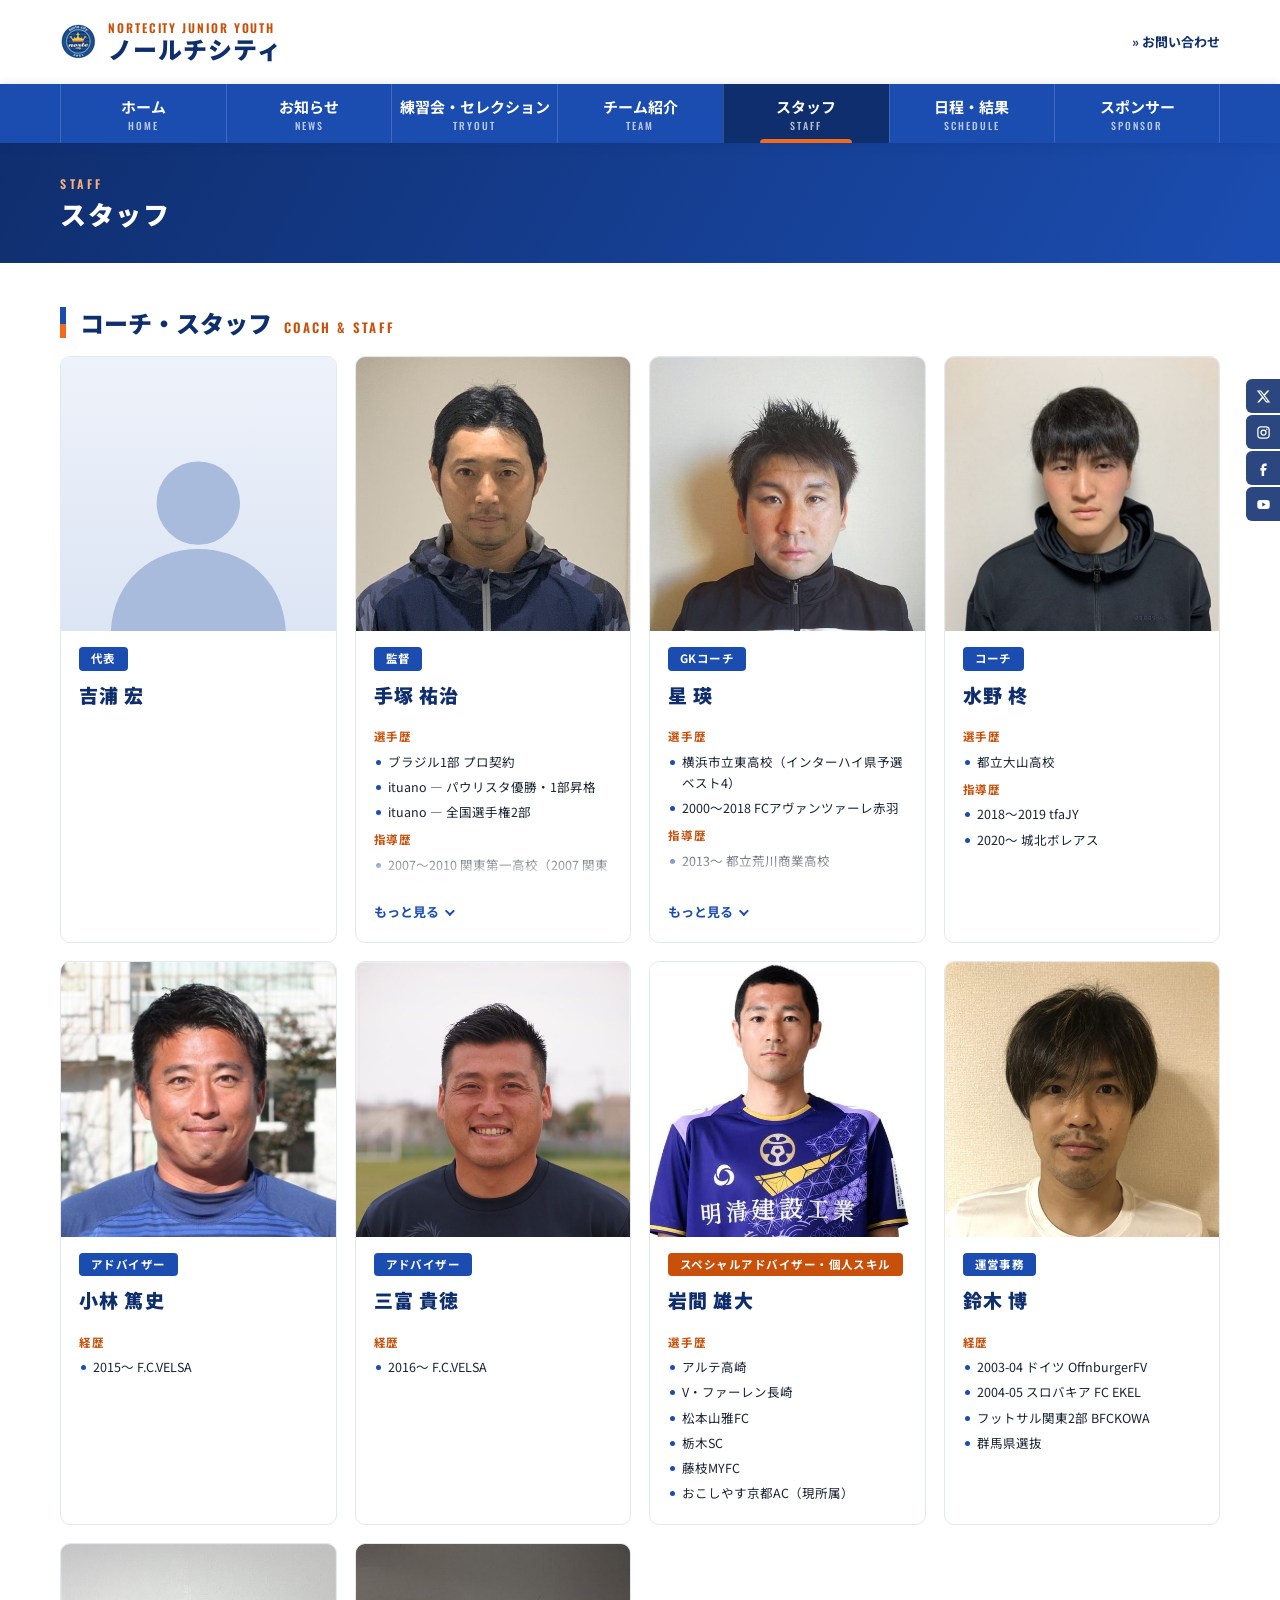
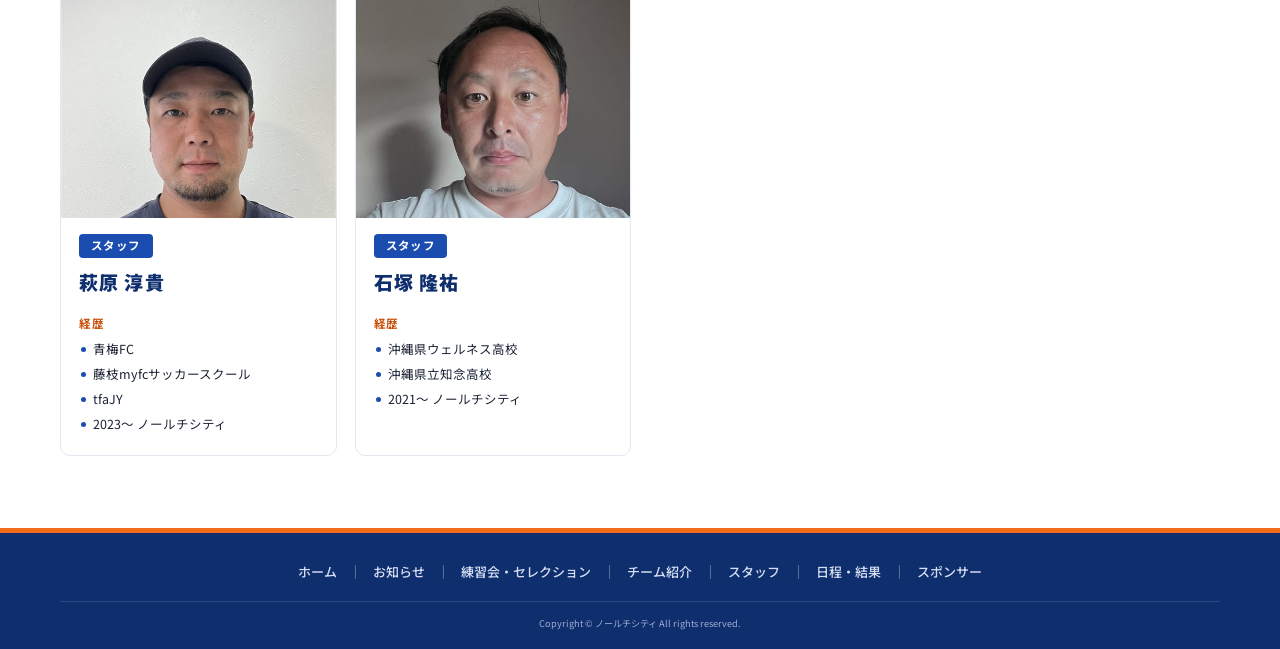
<file: staff.html>
<!doctype html>
<html lang="ja">
<head>
<meta charset="utf-8">
<meta name="robots" content="noindex, nofollow">
<meta name="viewport" content="width=device-width, initial-scale=1">
<title>スタッフ｜ノールチシティ ジュニアユースサッカークラブ</title>
<meta name="description" content="ノールチシティ ジュニアユースのコーチ・スタッフ紹介。監督・コーチ・アドバイザーの経歴を掲載しています。">
<link rel="preconnect" href="https://fonts.googleapis.com">
<link rel="preconnect" href="https://fonts.gstatic.com" crossorigin>
<link href="https://fonts.googleapis.com/css2?family=Noto+Sans+JP:wght@400;500;700;900&family=Oswald:wght@500;600;700&display=swap" rel="stylesheet">
<link rel="stylesheet" href="css/style.css">
<style>
/* ---- ページタイトル帯 ---- */
.page-hero{background:linear-gradient(120deg,var(--blue-dark) 0%,var(--blue) 100%);color:#fff}
.page-hero .container{min-height:120px;display:flex;flex-direction:column;justify-content:center;gap:2px;padding-block:22px}
.page-hero h1{margin:0;font-size:26px;font-weight:900;letter-spacing:.06em;line-height:1.3}
.page-hero .en{font-family:var(--en);font-size:12px;font-weight:600;letter-spacing:.3em;color:#FFB07A}
.page-main{padding:44px 0 72px}

/* ---- スタッフカード ---- */
.staff-grid{display:grid;grid-template-columns:repeat(auto-fill,minmax(250px,1fr));gap:18px}
.staff-card{background:#fff;border:1px solid var(--line);border-radius:var(--radius);overflow:hidden;display:flex;flex-direction:column}
.staff-photo{aspect-ratio:1/1;overflow:hidden;background:var(--blue-soft)}
.staff-photo img{width:100%;height:100%;object-fit:cover;object-position:center top}
.staff-initial{aspect-ratio:1/1;display:flex;align-items:flex-end;justify-content:center;overflow:hidden;background:linear-gradient(180deg,#EEF2FA 0%,#DCE5F4 100%)}
.staff-initial svg{width:76%;height:auto;color:#A9BBDC;margin-bottom:-2%}
.staff-body{flex:1;display:flex;flex-direction:column;gap:8px;padding:16px 18px 18px}
.staff-role{align-self:flex-start;padding:2px 12px;border-radius:4px;background:var(--blue);color:#fff;font-size:11.5px;font-weight:700;letter-spacing:.04em}
.staff-role--special{background:var(--orange-dark)}
.staff-name{margin:0;font-size:19px;font-weight:900;color:var(--blue-dark);letter-spacing:.06em}
.career h3{margin:6px 0 2px;font-size:11.5px;font-weight:700;color:var(--orange-dark);letter-spacing:.08em}
.career ul{padding:0}
.career li{position:relative;padding:2px 0 2px 14px;font-size:12.5px;line-height:1.7;color:var(--ink)}
.career li::before{content:"";position:absolute;left:2px;top:11px;width:5px;height:5px;border-radius:50%;background:var(--blue)}
/* ---- 経歴（長い人は途中まで表示 → もっと見るで展開） ---- */
.career-wrap{--career-max:170px;margin-top:2px}
.career-wrap.is-clamped .career{position:relative;max-height:var(--career-max);overflow:hidden;transition:max-height .35s ease}
.career-wrap.is-clamped .career::after{content:"";position:absolute;left:0;right:0;bottom:0;height:46px;background:linear-gradient(180deg,rgba(255,255,255,0) 0%,#fff 80%);pointer-events:none}
.career-wrap.is-clamped.is-open .career{max-height:1200px}
.career-wrap.is-clamped.is-open .career::after{content:none}
.career-more{display:none;align-items:center;gap:6px;margin-top:4px;padding:6px 0 0;border:0;background:none;font:inherit;font-size:13px;font-weight:700;color:var(--blue);cursor:pointer}
.career-wrap.is-clamped .career-more{display:inline-flex}
.career-more::after{content:"";width:7px;height:7px;border-right:2px solid currentColor;border-bottom:2px solid currentColor;transform:rotate(45deg) translateY(-2px);transition:transform .2s}
.career-wrap.is-clamped.is-open .career-more::after{transform:rotate(-135deg) translateY(-2px)}
@media (hover:hover){.career-more:hover{color:var(--orange-dark)}}
.staff-note{margin-top:22px;font-size:12px;color:var(--mute)}
@media (max-width:768px){
  .page-hero h1{font-size:22px}
  .page-main{padding:32px 0 56px}
  .staff-grid{grid-template-columns:repeat(2,minmax(0,1fr));gap:10px}
  .staff-body{padding:12px 12px 14px}
  .staff-name{font-size:16px}
  .career-wrap{--career-max:150px}
}
</style>
</head>
<body>

<a class="skip" href="#main">本文へスキップ</a>

<!-- ============ ヘッダー ============ -->
<header class="site-header">
  <div class="container header-top">
    <a class="brand" href="index.html">
      <img src="assets/img/emblem.png" width="36" height="35" alt="">
      <span class="brand-text">
        <span class="brand-en">NORTECITY JUNIOR YOUTH</span>
        <span class="brand-ja">ノールチシティ</span>
      </span>
    </a>
    <div class="header-util">
      <a class="top-link" href="contact.html">&raquo; お問い合わせ</a>
      <button class="menu-btn" type="button" aria-label="メニューを開く" aria-expanded="false" aria-controls="drawer"><span></span><span></span><span></span></button>
    </div>
  </div>

  <nav class="gnav" aria-label="メインメニュー">
    <ul class="container">
      <li><a href="index.html">ホーム<small>HOME</small></a></li>
      <li><a href="news.html">お知らせ<small>NEWS</small></a></li>
      <li><a href="recruit.html">練習会・セレクション<small>TRYOUT</small></a></li>
      <li><a href="team.html">チーム紹介<small>TEAM</small></a></li>
      <li><a href="staff.html" aria-current="page">スタッフ<small>STAFF</small></a></li>
      <li><a href="schedule.html">日程・結果<small>SCHEDULE</small></a></li>
      <li><a href="sponsors.html">スポンサー<small>SPONSOR</small></a></li>
    </ul>
  </nav>
</header>

<!-- 画面端の固定SNSボタン -->
<nav class="float-sns" aria-label="公式SNS">
  <a href="https://x.com/nortecity" target="_blank" rel="noopener" aria-label="X（旧Twitter）"><svg viewBox="0 0 24 24" aria-hidden="true"><path fill="currentColor" d="M18.244 2.25h3.308l-7.227 8.26 8.502 11.24H16.17l-5.214-6.817L4.99 21.75H1.68l7.73-8.835L1.254 2.25H8.08l4.713 6.231zm-1.161 17.52h1.833L7.084 4.126H5.117z"/></svg></a>
  <a href="https://www.instagram.com/nortecity_official/" target="_blank" rel="noopener" aria-label="Instagram"><svg viewBox="0 0 24 24" aria-hidden="true"><rect x="3" y="3" width="18" height="18" rx="5" fill="none" stroke="currentColor" stroke-width="2"/><circle cx="12" cy="12" r="4" fill="none" stroke="currentColor" stroke-width="2"/><circle cx="17.3" cy="6.7" r="1.2" fill="currentColor"/></svg></a>
  <a href="https://www.facebook.com/nortecitytokyo/" target="_blank" rel="noopener" aria-label="Facebook"><svg viewBox="0 0 24 24" aria-hidden="true"><path fill="currentColor" d="M14 8h3V4h-3c-2.8 0-5 2.2-5 5v2H7v4h2v9h4v-9h3l1-4h-4V9c0-.6.4-1 1-1z"/></svg></a>
  <a href="https://www.youtube.com/channel/UCBgRU-13rFsEU_Lkqz926OQ" target="_blank" rel="noopener" aria-label="YouTube"><svg viewBox="0 0 24 24" aria-hidden="true"><path fill="currentColor" d="M21.6 7.2a2.8 2.8 0 0 0-2-2C17.9 4.8 12 4.8 12 4.8s-5.9 0-7.6.4a2.8 2.8 0 0 0-2 2A29 29 0 0 0 2 12a29 29 0 0 0 .4 4.8 2.8 2.8 0 0 0 2 2c1.7.4 7.6.4 7.6.4s5.9 0 7.6-.4a2.8 2.8 0 0 0 2-2A29 29 0 0 0 22 12a29 29 0 0 0-.4-4.8zM10 15.2V8.8L15.6 12z"/></svg></a>
</nav>

<!-- ============ ページタイトル帯 ============ -->
<div class="page-hero">
  <div class="container">
    <p class="en">STAFF</p>
    <h1>スタッフ</h1>
  </div>
</div>

<!-- ============ メイン ============ -->
<main id="main" class="page-main">
  <div class="container">

    <section class="block" aria-labelledby="staff-title">
      <div class="block-head">
        <h2 class="block-title" id="staff-title">コーチ・スタッフ<small>COACH &amp; STAFF</small></h2>
      </div>

      <div class="staff-grid">

        <!-- 代表 吉浦 宏 -->
        <article class="staff-card">
          <div class="staff-initial" role="img" aria-label="吉浦 宏（写真準備中）"><svg viewBox="0 0 100 100" aria-hidden="true"><circle cx="50" cy="36" r="20" fill="currentColor"/><path d="M8 100c0-26 19-42 42-42s42 16 42 42z" fill="currentColor"/></svg></div>
          <div class="staff-body">
            <span class="staff-role">代表</span>
            <h3 class="staff-name">吉浦 宏</h3>
          </div>
        </article>

        <!-- 監督 手塚 祐治 -->
        <article class="staff-card">
          <div class="staff-photo"><img src="assets/img/coach/tezuka.jpg" alt="監督 手塚祐治" loading="lazy"></div>
          <div class="staff-body">
            <span class="staff-role">監督</span>
            <h3 class="staff-name">手塚 祐治</h3>
            <div class="career-wrap">
              <div class="career">
                <h3>選手歴</h3>
                <ul>
                  <li>ブラジル1部 プロ契約</li>
                  <li>ituano — パウリスタ優勝・1部昇格</li>
                  <li>ituano — 全国選手権2部</li>
                </ul>
                <h3>指導歴</h3>
                <ul>
                  <li>2007〜2010 関東第一高校（2007 関東大会準優勝、2010 インターハイベスト8・選手権都予選ベスト4 ほか）</li>
                  <li>2011〜2019 田口フットボールアカデミーJY</li>
                  <li>2020 城北ボレアス・アローレはちきた</li>
                </ul>
              </div>
              <button class="career-more" type="button" aria-expanded="false">もっと見る</button>
            </div>
          </div>
        </article>

        <!-- GKコーチ 星 瑛 -->
        <article class="staff-card">
          <div class="staff-photo"><img src="assets/img/coach/hoshi.jpg" alt="GKコーチ 星瑛" loading="lazy"></div>
          <div class="staff-body">
            <span class="staff-role">GKコーチ</span>
            <h3 class="staff-name">星 瑛</h3>
            <div class="career-wrap">
              <div class="career">
                <h3>選手歴</h3>
                <ul>
                  <li>横浜市立東高校（インターハイ県予選ベスト4）</li>
                  <li>2000〜2018 FCアヴァンツァーレ赤羽</li>
                </ul>
                <h3>指導歴</h3>
                <ul>
                  <li>2013〜 都立荒川商業高校</li>
                  <li>2012〜2019 tfaJY</li>
                  <li>2020〜 城北ボレアス</li>
                </ul>
                <h3>資格</h3>
                <ul>
                  <li>JFA公認C級・GK C級</li>
                </ul>
              </div>
              <button class="career-more" type="button" aria-expanded="false">もっと見る</button>
            </div>
          </div>
        </article>

        <!-- コーチ 水野 柊 -->
        <article class="staff-card">
          <div class="staff-photo"><img src="assets/img/coach/mizuno.jpg" alt="コーチ 水野柊" loading="lazy"></div>
          <div class="staff-body">
            <span class="staff-role">コーチ</span>
            <h3 class="staff-name">水野 柊</h3>
            <div class="career-wrap">
              <div class="career">
              <h3>選手歴</h3>
              <ul>
                <li>都立大山高校</li>
              </ul>
              <h3>指導歴</h3>
              <ul>
                <li>2018〜2019 tfaJY</li>
                <li>2020〜 城北ボレアス</li>
              </ul>
              </div>
              <button class="career-more" type="button" aria-expanded="false">もっと見る</button>
            </div>
          </div>
        </article>

        <!-- アドバイザー 小林 篤史 -->
        <article class="staff-card">
          <div class="staff-photo"><img src="assets/img/coach/kobayashi.jpg" alt="アドバイザー 小林篤史" loading="lazy"></div>
          <div class="staff-body">
            <span class="staff-role">アドバイザー</span>
            <h3 class="staff-name">小林 篤史</h3>
            <div class="career-wrap">
              <div class="career">
              <h3>経歴</h3>
              <ul>
                <li>2015〜 F.C.VELSA</li>
              </ul>
              </div>
              <button class="career-more" type="button" aria-expanded="false">もっと見る</button>
            </div>
          </div>
        </article>

        <!-- アドバイザー 三富 貴徳 -->
        <article class="staff-card">
          <div class="staff-photo"><img src="assets/img/coach/mitomi.jpg" alt="アドバイザー 三富貴徳" loading="lazy"></div>
          <div class="staff-body">
            <span class="staff-role">アドバイザー</span>
            <h3 class="staff-name">三富 貴徳</h3>
            <div class="career-wrap">
              <div class="career">
              <h3>経歴</h3>
              <ul>
                <li>2016〜 F.C.VELSA</li>
              </ul>
              </div>
              <button class="career-more" type="button" aria-expanded="false">もっと見る</button>
            </div>
          </div>
        </article>

        <!-- スペシャルアドバイザー 岩間 雄大 -->
        <article class="staff-card">
          <div class="staff-photo"><img src="assets/img/coach/yudai.jpg" alt="スペシャルアドバイザー 岩間雄大" loading="lazy"></div>
          <div class="staff-body">
            <span class="staff-role staff-role--special">スペシャルアドバイザー・個人スキル</span>
            <h3 class="staff-name">岩間 雄大</h3>
            <div class="career-wrap">
              <div class="career">
              <h3>選手歴</h3>
              <ul>
                <li>アルテ高崎</li>
                <li>V・ファーレン長崎</li>
                <li>松本山雅FC</li>
                <li>栃木SC</li>
                <li>藤枝MYFC</li>
                <li>おこしやす京都AC（現所属）</li>
              </ul>
              </div>
              <button class="career-more" type="button" aria-expanded="false">もっと見る</button>
            </div>
          </div>
        </article>

        <!-- 運営事務 鈴木 博 -->
        <article class="staff-card">
          <div class="staff-photo"><img src="assets/img/coach/hiroshi.jpg" alt="運営事務 鈴木博" loading="lazy"></div>
          <div class="staff-body">
            <span class="staff-role">運営事務</span>
            <h3 class="staff-name">鈴木 博</h3>
            <div class="career-wrap">
              <div class="career">
              <h3>経歴</h3>
              <ul>
                <li>2003-04 ドイツ OffnburgerFV</li>
                <li>2004-05 スロバキア FC EKEL</li>
                <li>フットサル関東2部 BFCKOWA</li>
                <li>群馬県選抜</li>
              </ul>
              </div>
              <button class="career-more" type="button" aria-expanded="false">もっと見る</button>
            </div>
          </div>
        </article>

        <!-- スタッフ 萩原 淳貴 -->
        <article class="staff-card">
          <div class="staff-photo"><img src="assets/img/coach/ogiwara.jpg" alt="スタッフ 萩原淳貴" loading="lazy"></div>
          <div class="staff-body">
            <span class="staff-role">スタッフ</span>
            <h3 class="staff-name">萩原 淳貴</h3>
            <div class="career-wrap">
              <div class="career">
              <h3>経歴</h3>
              <ul>
                <li>青梅FC</li>
                <li>藤枝myfcサッカースクール</li>
                <li>tfaJY</li>
                <li>2023〜 ノールチシティ</li>
              </ul>
              </div>
              <button class="career-more" type="button" aria-expanded="false">もっと見る</button>
            </div>
          </div>
        </article>

        <!-- スタッフ 石塚 隆祐 -->
        <article class="staff-card">
          <div class="staff-photo"><img src="assets/img/coach/ishiduka.jpg" alt="スタッフ 石塚隆祐" loading="lazy"></div>
          <div class="staff-body">
            <span class="staff-role">スタッフ</span>
            <h3 class="staff-name">石塚 隆祐</h3>
            <div class="career-wrap">
              <div class="career">
              <h3>経歴</h3>
              <ul>
                <li>沖縄県ウェルネス高校</li>
                <li>沖縄県立知念高校</li>
                <li>2021〜 ノールチシティ</li>
              </ul>
              </div>
              <button class="career-more" type="button" aria-expanded="false">もっと見る</button>
            </div>
          </div>
        </article>

      </div>

    </section>

  </div>
</main>

<!-- ============ フッター ============ -->
<footer class="site-footer">
  <div class="container">
    <nav class="fnav-line" aria-label="フッターメニュー">
      <a href="index.html">ホーム</a>
      <a href="news.html">お知らせ</a>
      <a href="recruit.html">練習会・セレクション</a>
      <a href="team.html">チーム紹介</a>
      <a href="staff.html">スタッフ</a>
      <a href="schedule.html">日程・結果</a>
      <a href="sponsors.html">スポンサー</a>
    </nav>
    <div class="copy-line">
      <small>Copyright &copy; ノールチシティ All rights reserved.</small>
    </div>
  </div>
</footer>
<script>
/* 経歴：収まらない人だけ途中で切り、「もっと見る」で全文を展開する */
(function () {
  var wraps = [].slice.call(document.querySelectorAll('.career-wrap'));
  if (!wraps.length) return;

  wraps.forEach(function (wrap) {
    var btn = wrap.querySelector('.career-more');
    if (!btn) return;
    btn.addEventListener('click', function () {
      var open = wrap.classList.toggle('is-open');
      btn.setAttribute('aria-expanded', open ? 'true' : 'false');
      btn.firstChild.nodeValue = open ? '閉じる' : 'もっと見る';
    });
  });

  function measure() {
    wraps.forEach(function (wrap) {
      var career = wrap.querySelector('.career');
      if (!career || wrap.classList.contains('is-open')) return;
      var max = parseInt(getComputedStyle(wrap).getPropertyValue('--career-max'), 10) || 170;
      wrap.classList.remove('is-clamped');
      if (career.scrollHeight > max + 20) wrap.classList.add('is-clamped');
    });
  }

  measure();
  if (document.fonts && document.fonts.ready) document.fonts.ready.then(measure);
  var timer;
  window.addEventListener('resize', function () {
    clearTimeout(timer);
    timer = setTimeout(measure, 200);
  });
})();
</script>

<script src="js/sheet-config.js"></script>
<script src="js/sheet-data.js"></script>
<script src="js/main.js"></script>
</body>
</html>
</file>
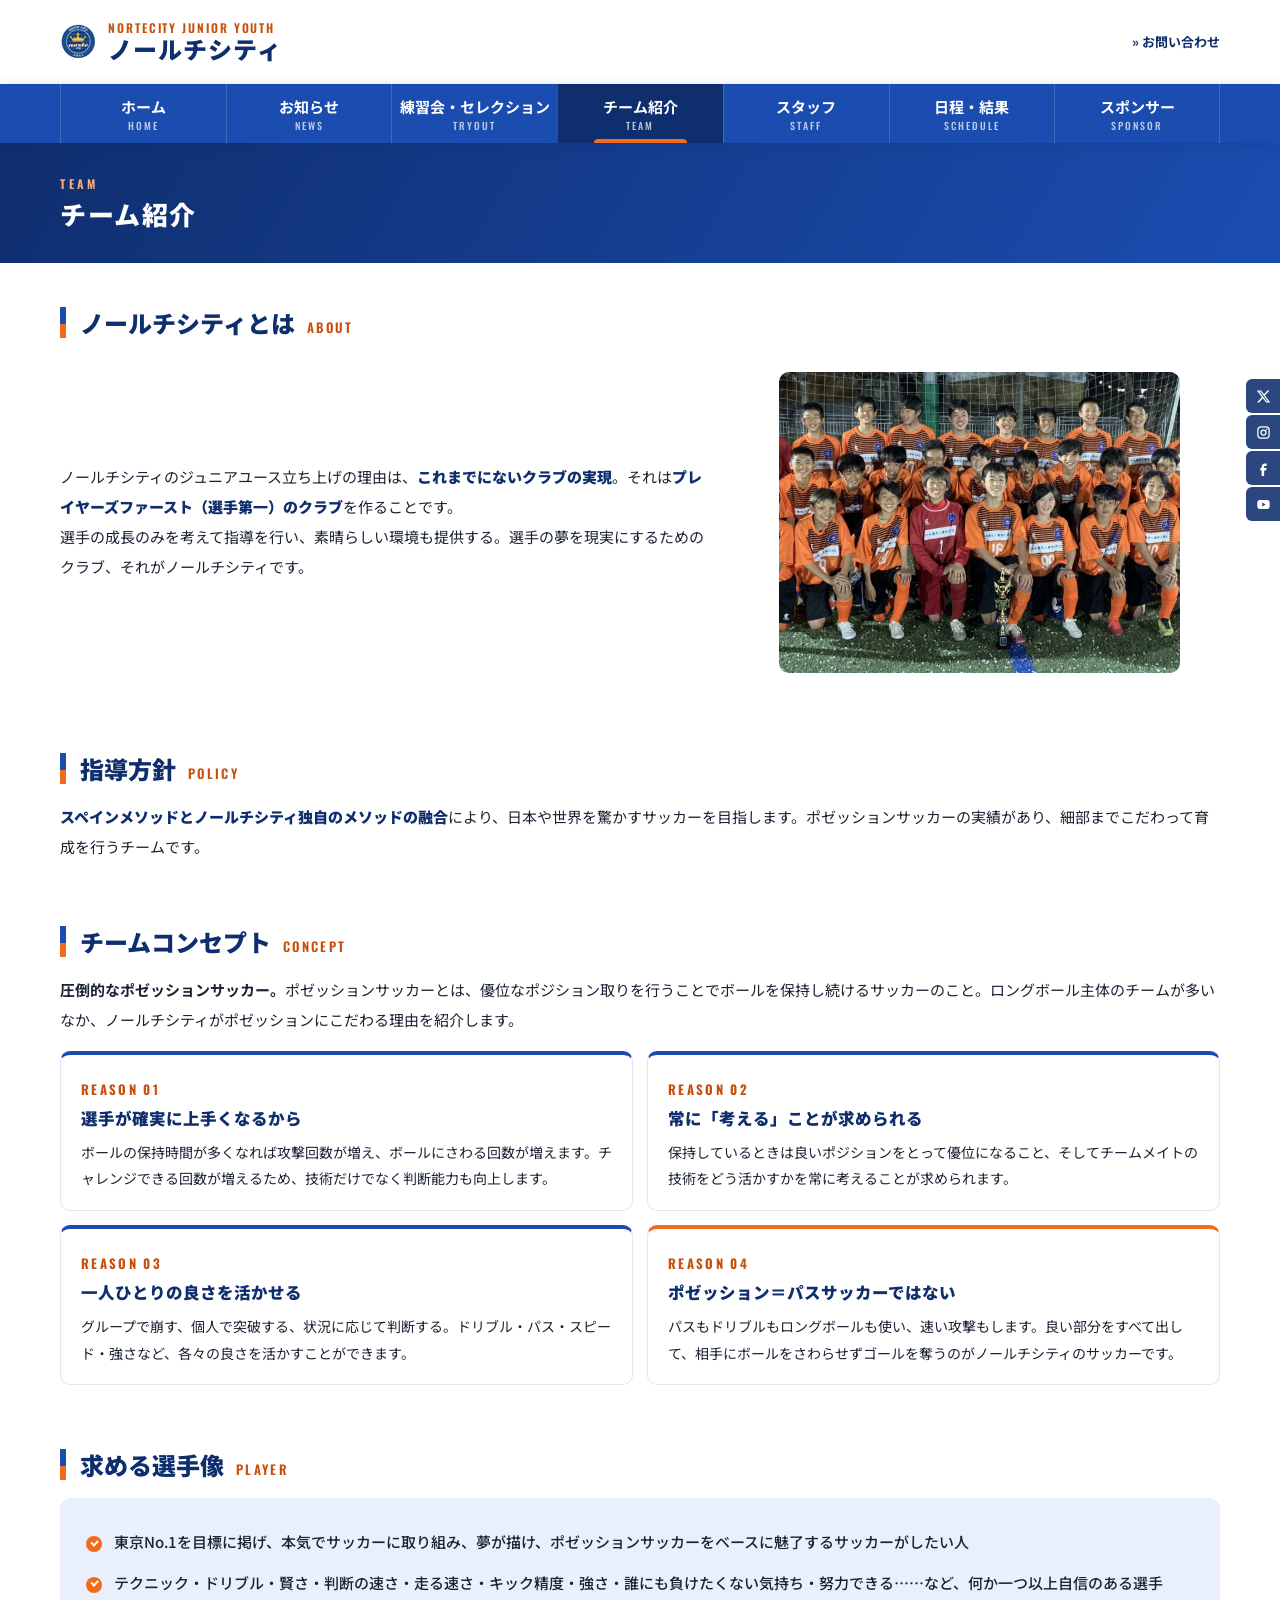
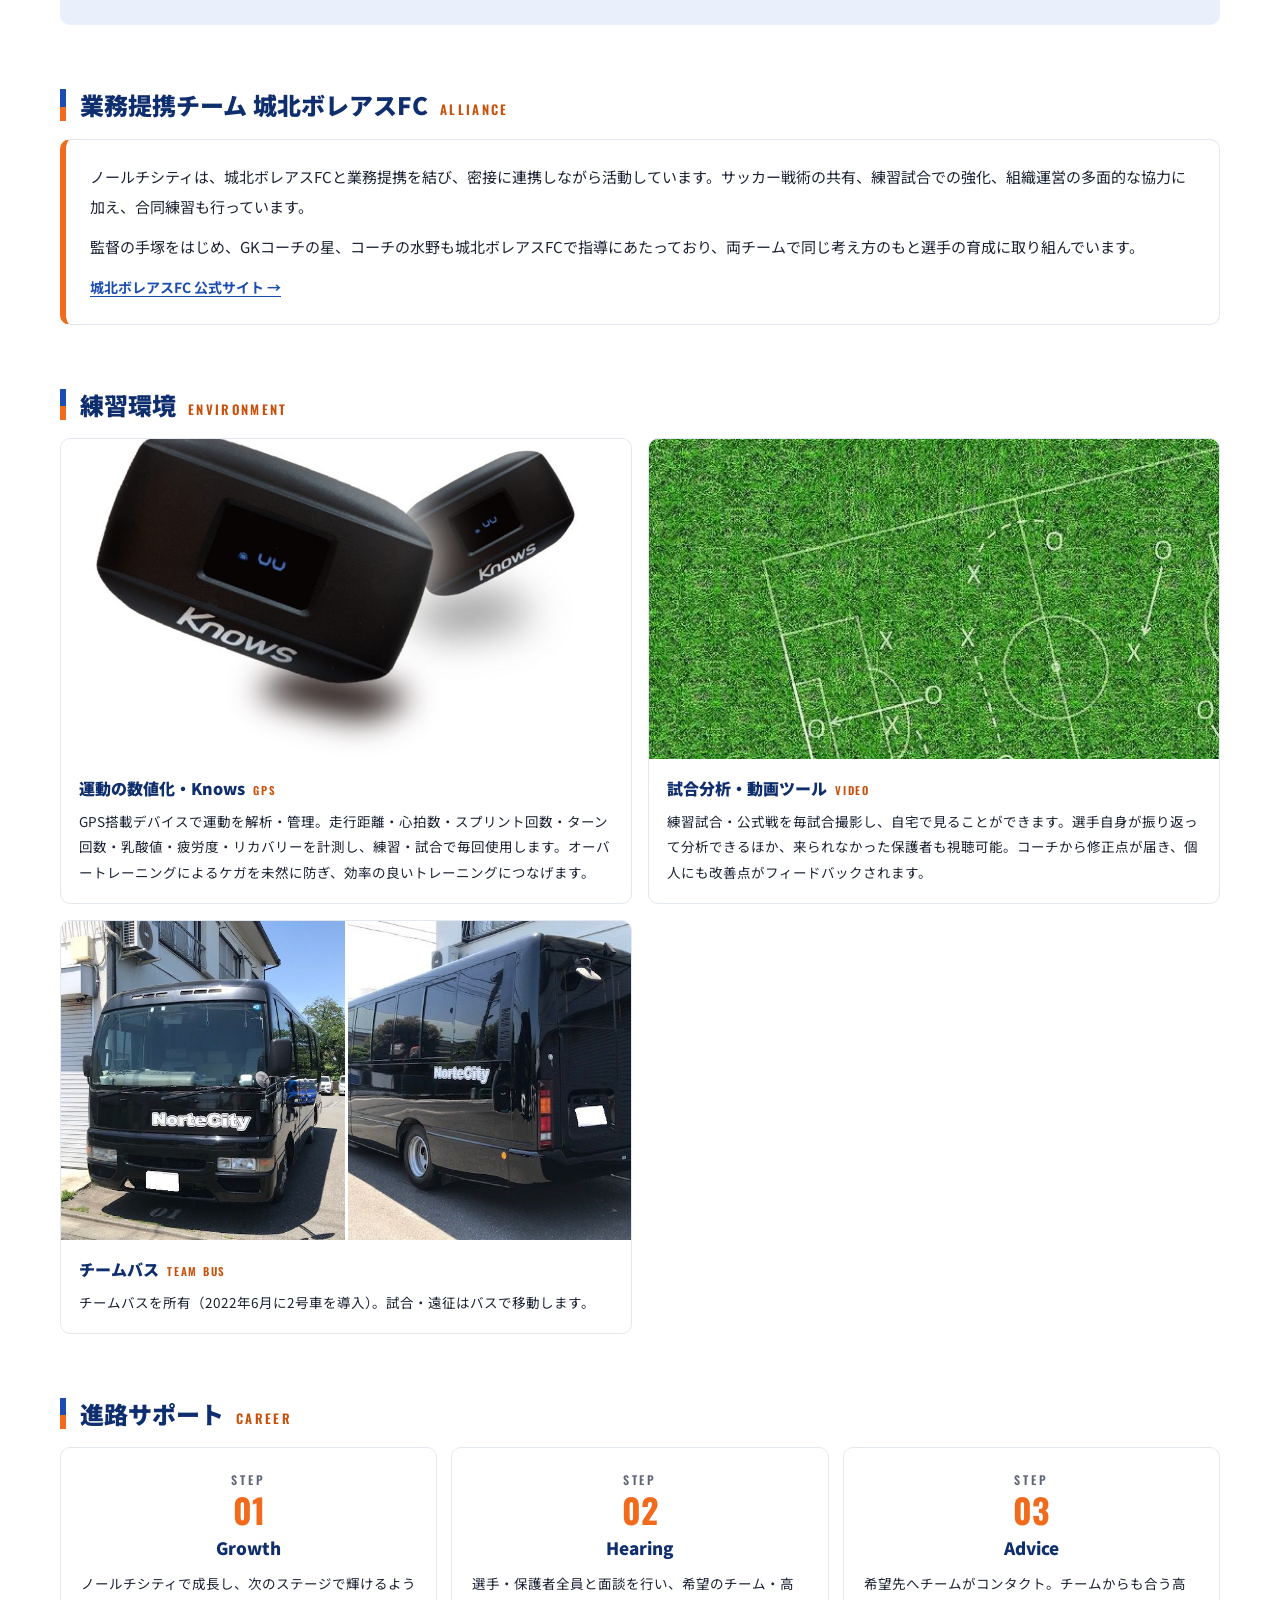
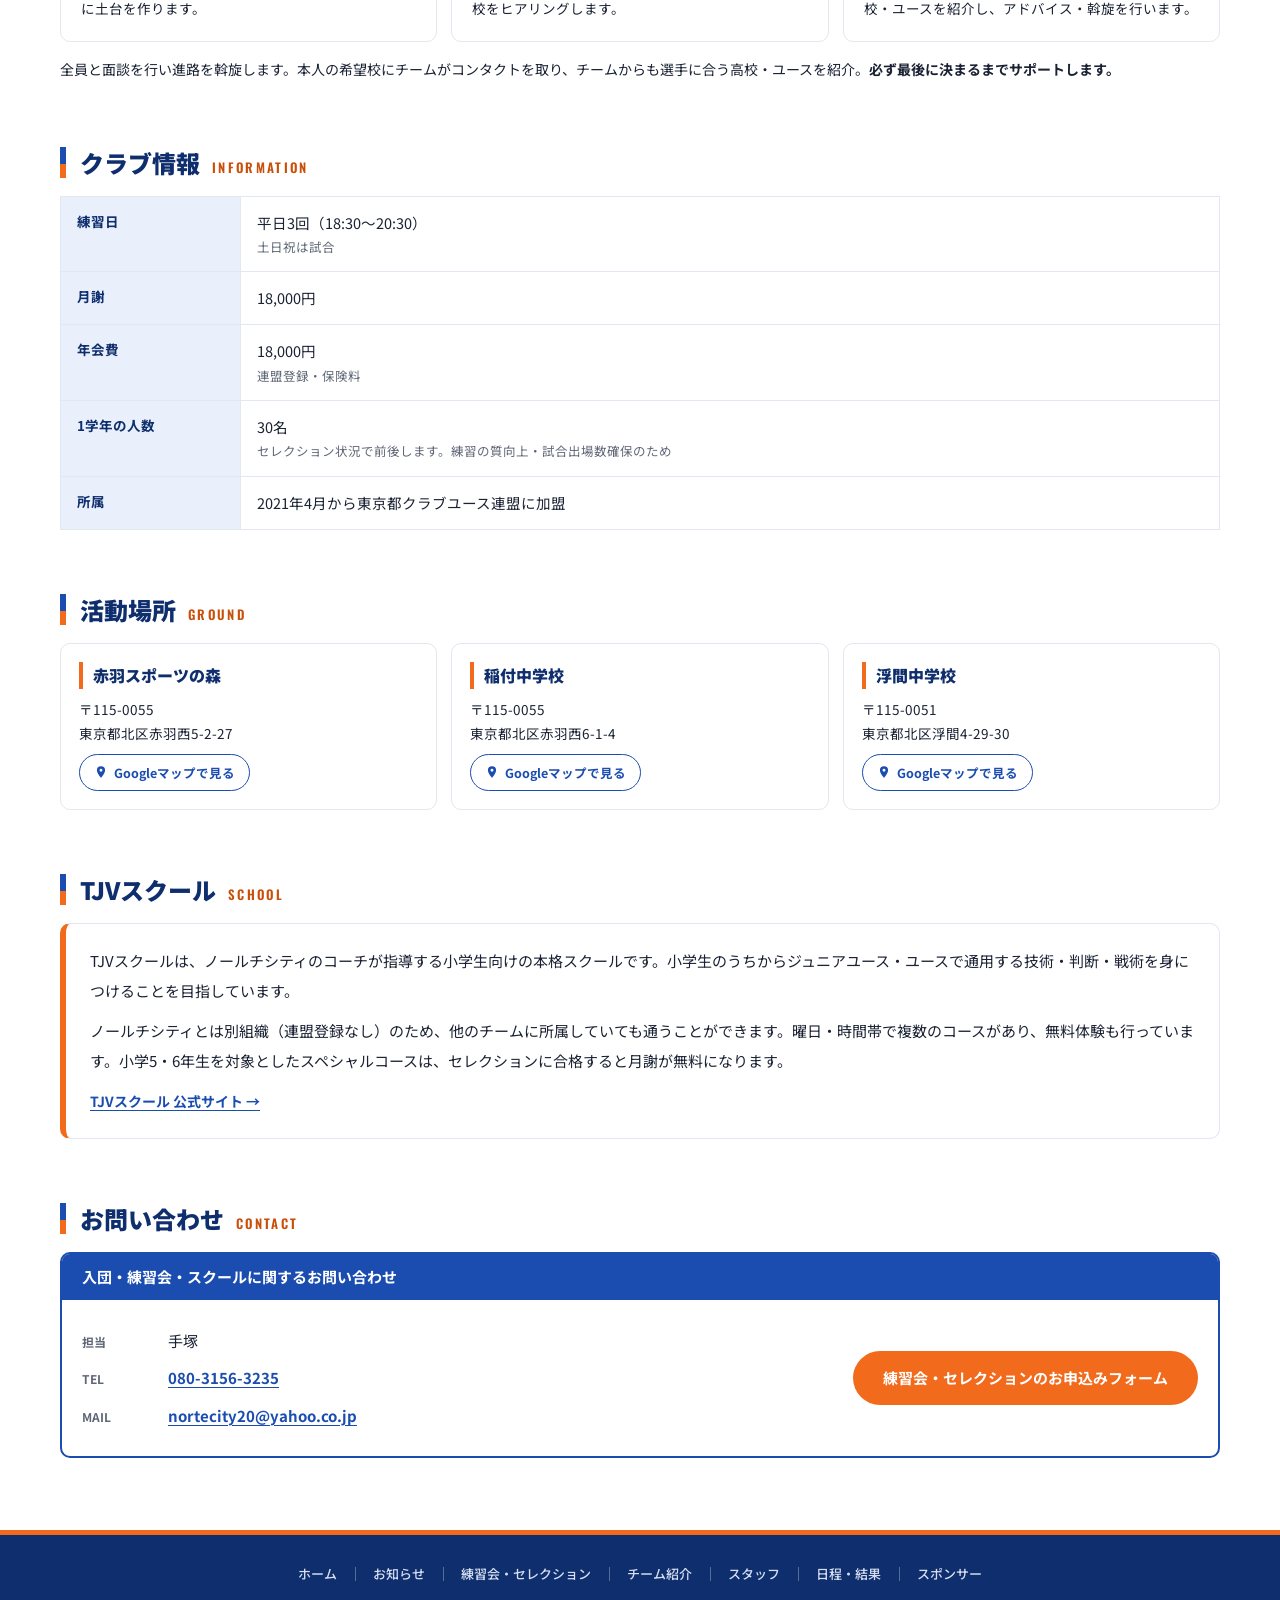
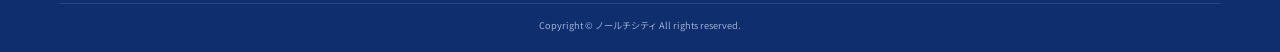
<file: team.html>
<!doctype html>
<html lang="ja">
<head>
<meta charset="utf-8">
<meta name="robots" content="noindex, nofollow">
<meta name="viewport" content="width=device-width, initial-scale=1">
<title>チーム紹介｜ノールチシティ ジュニアユースサッカークラブ</title>
<meta name="description" content="ノールチシティ ジュニアユースのチーム紹介。プレイヤーズファーストの理念、圧倒的なポゼッションサッカー、練習環境、進路サポート、クラブ情報を掲載しています。">
<link rel="preconnect" href="https://fonts.googleapis.com">
<link rel="preconnect" href="https://fonts.gstatic.com" crossorigin>
<link href="https://fonts.googleapis.com/css2?family=Noto+Sans+JP:wght@400;500;700;900&family=Oswald:wght@500;600;700&display=swap" rel="stylesheet">
<link rel="stylesheet" href="css/style.css">
<style>
/* ---- ページタイトル帯 ---- */
.page-hero{background:linear-gradient(120deg,var(--blue-dark) 0%,var(--blue) 100%);color:#fff}
.page-hero .container{min-height:120px;display:flex;flex-direction:column;justify-content:center;gap:2px;padding-block:22px}
.page-hero h1{margin:0;font-size:26px;font-weight:900;letter-spacing:.06em;line-height:1.3}
.page-hero .en{font-family:var(--en);font-size:12px;font-weight:600;letter-spacing:.3em;color:#FFB07A}
.page-main{padding:44px 0 72px}
.page-main .block + .block{margin-top:64px}

/* ---- リード（写真＋文章） ---- */
.lead-grid{display:grid;grid-template-columns:1.15fr .85fr;gap:28px;align-items:center}
.lead-copy{font-size:15px;line-height:2}
.lead-copy .strong{color:var(--blue-dark);font-weight:900}
.lead-photo{border-radius:var(--radius);overflow:hidden}
.lead-photo img{width:100%;height:100%;object-fit:cover;aspect-ratio:4/3}

/* ---- コンセプトカード ---- */
.c-grid{display:grid;grid-template-columns:repeat(2,1fr);gap:14px}
.c-card{background:#fff;border:1px solid var(--line);border-top:4px solid var(--blue);border-radius:var(--radius);padding:20px 20px 18px}
.c-card--orange{border-top-color:var(--orange)}
.c-num{font-family:var(--en);font-size:13px;font-weight:700;letter-spacing:.18em;color:var(--orange-dark)}
.c-card h3{margin:4px 0 8px;font-size:16.5px;font-weight:900;color:var(--blue-dark);line-height:1.5}
.c-card p{font-size:14px;line-height:1.9;color:var(--ink)}
.concept-lead{margin-bottom:16px;font-size:15px;line-height:2}

/* ---- 求める選手像 ---- */
.want-box{background:var(--blue-soft);border-radius:var(--radius);padding:24px 24px 22px}
.want-box li{position:relative;padding:6px 0 6px 30px;font-size:15px;font-weight:500;line-height:1.9}
.want-box li::before{content:"";position:absolute;left:2px;top:14px;width:16px;height:16px;border-radius:50%;background:var(--orange)}
.want-box li::after{content:"";position:absolute;left:6.5px;top:17.5px;width:7px;height:4.5px;border-left:2px solid #fff;border-bottom:2px solid #fff;transform:rotate(-45deg)}

/* ---- 業務提携チーム 城北ボレアスFC ---- */
.boreas-box{padding:22px 24px;border:1px solid var(--line);border-left:6px solid var(--orange);border-radius:var(--radius);background:#fff}
.boreas-box p{margin:0;font-size:15px;line-height:2}
.boreas-box p + p{margin-top:10px}
.boreas-link a{font-size:14px;font-weight:700;color:var(--blue);text-decoration:underline;text-underline-offset:3px}

/* ---- 練習環境 ---- */
.env-grid{display:grid;grid-template-columns:repeat(2,1fr);gap:16px}
.env-card{background:#fff;border:1px solid var(--line);border-radius:var(--radius);overflow:hidden;display:flex;flex-direction:column}
.env-card img{width:100%;aspect-ratio:16/9;object-fit:cover}
.env-body{padding:16px 18px 18px}
.env-body h3{margin:0 0 6px;font-size:16px;font-weight:900;color:var(--blue-dark)}
.env-body h3 small{margin-left:8px;font-family:var(--en);font-size:11px;font-weight:600;letter-spacing:.16em;color:var(--orange-dark)}
.env-body p{font-size:13.5px;line-height:1.9;color:var(--ink)}
.env-photos{display:grid;grid-template-columns:1fr 1fr;gap:3px;background:#fff}
.env-card .env-photos img{aspect-ratio:8/9;object-fit:cover}

/* ---- 進路サポート ---- */
.step-grid{display:grid;grid-template-columns:repeat(3,1fr);gap:14px}
.step-card{position:relative;background:#fff;border:1px solid var(--line);border-radius:var(--radius);padding:22px 20px 20px;text-align:center}
.step-en{display:block;font-family:var(--en);font-size:12px;font-weight:600;letter-spacing:.24em;color:var(--mute)}
.step-num{display:block;font-family:var(--en);font-size:34px;font-weight:700;line-height:1.1;color:var(--orange)}
.step-card h3{margin:6px 0 8px;font-size:17px;font-weight:900;color:var(--blue-dark)}
.step-card p{font-size:13.5px;line-height:1.85;text-align:left}
.step-note{margin-top:14px;font-size:14px;line-height:1.9}

/* ---- クラブ情報表 ---- */
.info-table-wrap{overflow-x:auto}
.info-table{width:100%;border-collapse:collapse;font-size:14.5px;background:#fff}
.info-table th{width:180px;padding:13px 16px;background:var(--blue-soft);color:var(--blue-dark);font-size:13.5px;text-align:left;border:1px solid var(--line);vertical-align:top;white-space:nowrap}
.info-table td{padding:13px 16px;border:1px solid var(--line);line-height:1.8}
.info-table .sub{display:block;font-size:12.5px;color:var(--mute)}

/* ---- 活動場所 ---- */
.place-grid{display:grid;grid-template-columns:repeat(3,1fr);gap:14px}
.place-card{background:#fff;border:1px solid var(--line);border-radius:var(--radius);padding:18px;display:flex;flex-direction:column;gap:8px}
.place-card h3{margin:0;padding-left:10px;border-left:4px solid var(--orange);font-size:16px;font-weight:900;color:var(--blue-dark)}
.place-card address{font-style:normal;font-size:13.5px;line-height:1.8;color:var(--ink)}
.map-link{margin-top:auto;align-self:flex-start;display:inline-flex;align-items:center;gap:6px;padding:7px 14px;border:1px solid var(--blue);border-radius:999px;font-size:12.5px;font-weight:700;color:var(--blue);transition:background .2s,color .2s}
@media (hover:hover){.map-link:hover{background:var(--blue);color:#fff}}
.map-link svg{width:14px;height:14px}


/* ---- お問い合わせ ---- */
.contact-box{background:#fff;border:2px solid var(--blue);border-radius:var(--radius);overflow:hidden}
.contact-head{padding:10px 20px;background:var(--blue);color:#fff;font-size:15px;font-weight:700}
.contact-body{padding:22px 20px;display:grid;grid-template-columns:minmax(0,1fr) auto;gap:18px;align-items:center}
.contact-list li{display:flex;flex-wrap:wrap;align-items:baseline;gap:4px 12px;padding:6px 0;font-size:15px}
.contact-list .lbl{flex:none;width:74px;font-size:12px;font-weight:700;color:var(--mute)}
.contact-list a{font-weight:700;color:var(--blue);text-decoration:underline;text-underline-offset:3px;word-break:break-all}
@media (hover:hover){.contact-list a:hover{color:var(--orange-dark)}}
.form-btn{display:inline-block;padding:14px 30px;border-radius:999px;background:var(--orange);color:#fff;font-size:15px;font-weight:700;white-space:nowrap;transition:background .2s}
@media (hover:hover){.form-btn:hover{background:var(--orange-dark)}}

@media (max-width:768px){
  .page-hero h1{font-size:22px}
  .page-main{padding:32px 0 56px}
  .page-main .block + .block{margin-top:50px}
  .lead-grid{grid-template-columns:1fr;gap:16px}
  .c-grid,.env-grid,.step-grid,.place-grid{grid-template-columns:1fr}
  .info-table th{width:110px;white-space:normal}
  .contact-body{grid-template-columns:1fr}
  .form-btn{justify-self:start}
}
</style>
</head>
<body>

<a class="skip" href="#main">本文へスキップ</a>

<!-- ============ ヘッダー ============ -->
<header class="site-header">
  <div class="container header-top">
    <a class="brand" href="index.html">
      <img src="assets/img/emblem.png" width="36" height="35" alt="">
      <span class="brand-text">
        <span class="brand-en">NORTECITY JUNIOR YOUTH</span>
        <span class="brand-ja">ノールチシティ</span>
      </span>
    </a>
    <div class="header-util">
      <a class="top-link" href="contact.html">&raquo; お問い合わせ</a>
      <button class="menu-btn" type="button" aria-label="メニューを開く" aria-expanded="false" aria-controls="drawer"><span></span><span></span><span></span></button>
    </div>
  </div>

  <nav class="gnav" aria-label="メインメニュー">
    <ul class="container">
      <li><a href="index.html">ホーム<small>HOME</small></a></li>
      <li><a href="news.html">お知らせ<small>NEWS</small></a></li>
      <li><a href="recruit.html">練習会・セレクション<small>TRYOUT</small></a></li>
      <li><a href="team.html" aria-current="page">チーム紹介<small>TEAM</small></a></li>
      <li><a href="staff.html">スタッフ<small>STAFF</small></a></li>
      <li><a href="schedule.html">日程・結果<small>SCHEDULE</small></a></li>
      <li><a href="sponsors.html">スポンサー<small>SPONSOR</small></a></li>
    </ul>
  </nav>
</header>

<!-- 画面端の固定SNSボタン -->
<nav class="float-sns" aria-label="公式SNS">
  <a href="https://x.com/nortecity" target="_blank" rel="noopener" aria-label="X（旧Twitter）"><svg viewBox="0 0 24 24" aria-hidden="true"><path fill="currentColor" d="M18.244 2.25h3.308l-7.227 8.26 8.502 11.24H16.17l-5.214-6.817L4.99 21.75H1.68l7.73-8.835L1.254 2.25H8.08l4.713 6.231zm-1.161 17.52h1.833L7.084 4.126H5.117z"/></svg></a>
  <a href="https://www.instagram.com/nortecity_official/" target="_blank" rel="noopener" aria-label="Instagram"><svg viewBox="0 0 24 24" aria-hidden="true"><rect x="3" y="3" width="18" height="18" rx="5" fill="none" stroke="currentColor" stroke-width="2"/><circle cx="12" cy="12" r="4" fill="none" stroke="currentColor" stroke-width="2"/><circle cx="17.3" cy="6.7" r="1.2" fill="currentColor"/></svg></a>
  <a href="https://www.facebook.com/nortecitytokyo/" target="_blank" rel="noopener" aria-label="Facebook"><svg viewBox="0 0 24 24" aria-hidden="true"><path fill="currentColor" d="M14 8h3V4h-3c-2.8 0-5 2.2-5 5v2H7v4h2v9h4v-9h3l1-4h-4V9c0-.6.4-1 1-1z"/></svg></a>
  <a href="https://www.youtube.com/channel/UCBgRU-13rFsEU_Lkqz926OQ" target="_blank" rel="noopener" aria-label="YouTube"><svg viewBox="0 0 24 24" aria-hidden="true"><path fill="currentColor" d="M21.6 7.2a2.8 2.8 0 0 0-2-2C17.9 4.8 12 4.8 12 4.8s-5.9 0-7.6.4a2.8 2.8 0 0 0-2 2A29 29 0 0 0 2 12a29 29 0 0 0 .4 4.8 2.8 2.8 0 0 0 2 2c1.7.4 7.6.4 7.6.4s5.9 0 7.6-.4a2.8 2.8 0 0 0 2-2A29 29 0 0 0 22 12a29 29 0 0 0-.4-4.8zM10 15.2V8.8L15.6 12z"/></svg></a>
</nav>

<!-- ============ ページタイトル帯 ============ -->
<div class="page-hero">
  <div class="container">
    <p class="en">TEAM</p>
    <h1>チーム紹介</h1>
  </div>
</div>

<!-- ============ メイン ============ -->
<main id="main" class="page-main">
  <div class="container">

    <!-- ① ノールチシティとは -->
    <section class="block" aria-labelledby="about-title">
      <div class="block-head">
        <h2 class="block-title" id="about-title">ノールチシティとは<small>ABOUT</small></h2>
      </div>
      <div class="lead-grid">
        <div class="lead-copy">
          <p>ノールチシティのジュニアユース立ち上げの理由は、<span class="strong">これまでにないクラブの実現</span>。それは<span class="strong">プレイヤーズファースト（選手第一）のクラブ</span>を作ることです。</p>
          <p>選手の成長のみを考えて指導を行い、素晴らしい環境も提供する。選手の夢を現実にするためのクラブ、それがノールチシティです。</p>
        </div>
        <figure class="lead-photo"><img src="assets/img/photo/team.jpg" alt="ノールチシティの選手たちの集合写真"></figure>
      </div>
    </section>

    <!-- ② 指導方針 -->
    <section class="block" aria-labelledby="policy-title">
      <div class="block-head">
        <h2 class="block-title" id="policy-title">指導方針<small>POLICY</small></h2>
      </div>
      <div class="lead-copy">
        <p><span class="strong">スペインメソッドとノールチシティ独自のメソッドの融合</span>により、日本や世界を驚かすサッカーを目指します。ポゼッションサッカーの実績があり、細部までこだわって育成を行うチームです。</p>
      </div>
    </section>

    <!-- ③ チームコンセプト -->
    <section class="block" aria-labelledby="concept-title">
      <div class="block-head">
        <h2 class="block-title" id="concept-title">チームコンセプト<small>CONCEPT</small></h2>
      </div>
      <p class="concept-lead"><strong>圧倒的なポゼッションサッカー。</strong>ポゼッションサッカーとは、優位なポジション取りを行うことでボールを保持し続けるサッカーのこと。ロングボール主体のチームが多いなか、ノールチシティがポゼッションにこだわる理由を紹介します。</p>
      <div class="c-grid">
        <article class="c-card">
          <span class="c-num">REASON 01</span>
          <h3>選手が確実に上手くなるから</h3>
          <p>ボールの保持時間が多くなれば攻撃回数が増え、ボールにさわる回数が増えます。チャレンジできる回数が増えるため、技術だけでなく判断能力も向上します。</p>
        </article>
        <article class="c-card">
          <span class="c-num">REASON 02</span>
          <h3>常に「考える」ことが求められる</h3>
          <p>保持しているときは良いポジションをとって優位になること、そしてチームメイトの技術をどう活かすかを常に考えることが求められます。</p>
        </article>
        <article class="c-card">
          <span class="c-num">REASON 03</span>
          <h3>一人ひとりの良さを活かせる</h3>
          <p>グループで崩す、個人で突破する、状況に応じて判断する。ドリブル・パス・スピード・強さなど、各々の良さを活かすことができます。</p>
        </article>
        <article class="c-card c-card--orange">
          <span class="c-num">REASON 04</span>
          <h3>ポゼッション＝パスサッカーではない</h3>
          <p>パスもドリブルもロングボールも使い、速い攻撃もします。良い部分をすべて出して、相手にボールをさわらせずゴールを奪うのがノールチシティのサッカーです。</p>
        </article>
      </div>
    </section>

    <!-- ④ 求める選手像 -->
    <section class="block" aria-labelledby="want-title">
      <div class="block-head">
        <h2 class="block-title" id="want-title">求める選手像<small>PLAYER</small></h2>
      </div>
      <div class="want-box">
        <ul>
          <li>東京No.1を目標に掲げ、本気でサッカーに取り組み、夢が描け、ポゼッションサッカーをベースに魅了するサッカーがしたい人</li>
          <li>テクニック・ドリブル・賢さ・判断の速さ・走る速さ・キック精度・強さ・誰にも負けたくない気持ち・努力できる……など、何か一つ以上自信のある選手</li>
        </ul>
      </div>
    </section>

    <!-- ④-2 業務提携チーム 城北ボレアスFC -->
    <section class="block" aria-labelledby="boreas-title">
      <div class="block-head">
        <h2 class="block-title" id="boreas-title">業務提携チーム 城北ボレアスFC<small>ALLIANCE</small></h2>
      </div>
      <div class="boreas-box">
        <p>ノールチシティは、城北ボレアスFCと業務提携を結び、密接に連携しながら活動しています。サッカー戦術の共有、練習試合での強化、組織運営の多面的な協力に加え、合同練習も行っています。</p>
        <p>監督の手塚をはじめ、GKコーチの星、コーチの水野も城北ボレアスFCで指導にあたっており、両チームで同じ考え方のもと選手の育成に取り組んでいます。</p>
        <p class="boreas-link"><a href="https://johokuboreasfc.jimdofree.com/" target="_blank" rel="noopener">城北ボレアスFC 公式サイト →</a></p>
      </div>
    </section>

    <!-- ⑤ 練習環境 -->
    <section class="block" aria-labelledby="env-title">
      <div class="block-head">
        <h2 class="block-title" id="env-title">練習環境<small>ENVIRONMENT</small></h2>
      </div>
      <div class="env-grid">
        <article class="env-card">
          <img src="assets/img/photo/knows.jpg" alt="GPS計測デバイス「Knows」を装着してトレーニングする様子">
          <div class="env-body">
            <h3>運動の数値化・Knows<small>GPS</small></h3>
            <p>GPS搭載デバイスで運動を解析・管理。走行距離・心拍数・スプリント回数・ターン回数・乳酸値・疲労度・リカバリーを計測し、練習・試合で毎回使用します。オーバートレーニングによるケガを未然に防ぎ、効率の良いトレーニングにつなげます。</p>
          </div>
        </article>
        <article class="env-card">
          <img src="assets/img/photo/tactics.jpg" alt="試合映像を使った分析ミーティングの様子">
          <div class="env-body">
            <h3>試合分析・動画ツール<small>VIDEO</small></h3>
            <p>練習試合・公式戦を毎試合撮影し、自宅で見ることができます。選手自身が振り返って分析できるほか、来られなかった保護者も視聴可能。コーチから修正点が届き、個人にも改善点がフィードバックされます。</p>
          </div>
        </article>
        <article class="env-card">
          <div class="env-photos">
            <img src="assets/img/photo/bus1.jpg" alt="ノールチシティのチームバス（正面）">
            <img src="assets/img/photo/bus2.jpg" alt="ノールチシティのチームバス（側面）">
          </div>
          <div class="env-body">
            <h3>チームバス<small>TEAM BUS</small></h3>
            <p>チームバスを所有（2022年6月に2号車を導入）。試合・遠征はバスで移動します。</p>
          </div>
        </article>
      </div>
    </section>

    <!-- ⑥ 進路サポート -->
    <section class="block" aria-labelledby="career-title">
      <div class="block-head">
        <h2 class="block-title" id="career-title">進路サポート<small>CAREER</small></h2>
      </div>
      <div class="step-grid">
        <article class="step-card">
          <span class="step-en">STEP</span>
          <span class="step-num">01</span>
          <h3>Growth</h3>
          <p>ノールチシティで成長し、次のステージで輝けるように土台を作ります。</p>
        </article>
        <article class="step-card">
          <span class="step-en">STEP</span>
          <span class="step-num">02</span>
          <h3>Hearing</h3>
          <p>選手・保護者全員と面談を行い、希望のチーム・高校をヒアリングします。</p>
        </article>
        <article class="step-card">
          <span class="step-en">STEP</span>
          <span class="step-num">03</span>
          <h3>Advice</h3>
          <p>希望先へチームがコンタクト。チームからも合う高校・ユースを紹介し、アドバイス・斡旋を行います。</p>
        </article>
      </div>
      <p class="step-note">全員と面談を行い進路を斡旋します。本人の希望校にチームがコンタクトを取り、チームからも選手に合う高校・ユースを紹介。<strong>必ず最後に決まるまでサポートします。</strong></p>
    </section>

    <!-- ⑦ クラブ情報 -->
    <section class="block" aria-labelledby="info-title">
      <div class="block-head">
        <h2 class="block-title" id="info-title">クラブ情報<small>INFORMATION</small></h2>
      </div>
      <div class="info-table-wrap">
        <table class="info-table">
          <tbody>
            <tr><th scope="row">練習日</th><td>平日3回（18:30〜20:30）<span class="sub">土日祝は試合</span></td></tr>
            <tr><th scope="row">月謝</th><td>18,000円</td></tr>
            <tr><th scope="row">年会費</th><td>18,000円<span class="sub">連盟登録・保険料</span></td></tr>
            <tr><th scope="row">1学年の人数</th><td>30名<span class="sub">セレクション状況で前後します。練習の質向上・試合出場数確保のため</span></td></tr>
            <tr><th scope="row">所属</th><td>2021年4月から東京都クラブユース連盟に加盟</td></tr>
          </tbody>
        </table>
      </div>
    </section>

    <!-- ⑧ 活動場所 -->
    <section class="block" aria-labelledby="place-title">
      <div class="block-head">
        <h2 class="block-title" id="place-title">活動場所<small>GROUND</small></h2>
      </div>
      <div class="place-grid">
        <article class="place-card">
          <h3>赤羽スポーツの森</h3>
          <address>〒115-0055<br>東京都北区赤羽西5-2-27</address>
          <a class="map-link" href="https://www.google.com/maps/search/?api=1&amp;query=%E6%9D%B1%E4%BA%AC%E9%83%BD%E5%8C%97%E5%8C%BA%E8%B5%A4%E7%BE%BD%E8%A5%BF5-2-27" target="_blank" rel="noopener"><svg viewBox="0 0 24 24" aria-hidden="true"><path fill="currentColor" d="M12 2a7 7 0 0 0-7 7c0 5.3 7 13 7 13s7-7.7 7-13a7 7 0 0 0-7-7zm0 9.5A2.5 2.5 0 1 1 12 6.5a2.5 2.5 0 0 1 0 5z"/></svg>Googleマップで見る</a>
        </article>
        <article class="place-card">
          <h3>稲付中学校</h3>
          <address>〒115-0055<br>東京都北区赤羽西6-1-4</address>
          <a class="map-link" href="https://www.google.com/maps/search/?api=1&amp;query=%E6%9D%B1%E4%BA%AC%E9%83%BD%E5%8C%97%E5%8C%BA%E8%B5%A4%E7%BE%BD%E8%A5%BF6-1-4" target="_blank" rel="noopener"><svg viewBox="0 0 24 24" aria-hidden="true"><path fill="currentColor" d="M12 2a7 7 0 0 0-7 7c0 5.3 7 13 7 13s7-7.7 7-13a7 7 0 0 0-7-7zm0 9.5A2.5 2.5 0 1 1 12 6.5a2.5 2.5 0 0 1 0 5z"/></svg>Googleマップで見る</a>
        </article>
        <article class="place-card">
          <h3>浮間中学校</h3>
          <address>〒115-0051<br>東京都北区浮間4-29-30</address>
          <a class="map-link" href="https://www.google.com/maps/search/?api=1&amp;query=%E6%9D%B1%E4%BA%AC%E9%83%BD%E5%8C%97%E5%8C%BA%E6%B5%AE%E9%96%934-29-30" target="_blank" rel="noopener"><svg viewBox="0 0 24 24" aria-hidden="true"><path fill="currentColor" d="M12 2a7 7 0 0 0-7 7c0 5.3 7 13 7 13s7-7.7 7-13a7 7 0 0 0-7-7zm0 9.5A2.5 2.5 0 1 1 12 6.5a2.5 2.5 0 0 1 0 5z"/></svg>Googleマップで見る</a>
        </article>
      </div>
    </section>

    <!-- ⑨ TJVスクール -->
    <section class="block" aria-labelledby="school-title">
      <div class="block-head">
        <h2 class="block-title" id="school-title">TJVスクール<small>SCHOOL</small></h2>
      </div>
      <div class="boreas-box">
        <p>TJVスクールは、ノールチシティのコーチが指導する小学生向けの本格スクールです。小学生のうちからジュニアユース・ユースで通用する技術・判断・戦術を身につけることを目指しています。</p>
        <p>ノールチシティとは別組織（連盟登録なし）のため、他のチームに所属していても通うことができます。曜日・時間帯で複数のコースがあり、無料体験も行っています。小学5・6年生を対象としたスペシャルコースは、セレクションに合格すると月謝が無料になります。</p>
        <p class="boreas-link"><a href="https://tmkitaku.jimdofree.com/" target="_blank" rel="noopener">TJVスクール 公式サイト →</a></p>
      </div>
    </section>

    <!-- ⑪ お問い合わせ -->
    <section class="block" aria-labelledby="contact-title">
      <div class="block-head">
        <h2 class="block-title" id="contact-title">お問い合わせ<small>CONTACT</small></h2>
      </div>
      <div class="contact-box">
        <p class="contact-head">入団・練習会・スクールに関するお問い合わせ</p>
        <div class="contact-body">
          <ul class="contact-list">
            <li><span class="lbl">担当</span>手塚</li>
            <li><span class="lbl">TEL</span><a href="tel:08031563235">080-3156-3235</a></li>
            <li><span class="lbl">MAIL</span><a href="mailto:nortecity20@yahoo.co.jp">nortecity20@yahoo.co.jp</a></li>
          </ul>
          <a class="form-btn" href="https://forms.gle/h69wxchyuRCd8B8E6" target="_blank" rel="noopener">練習会・セレクションのお申込みフォーム</a>
        </div>
      </div>
    </section>

  </div>
</main>

<!-- ============ フッター ============ -->
<footer class="site-footer">
  <div class="container">
    <nav class="fnav-line" aria-label="フッターメニュー">
      <a href="index.html">ホーム</a>
      <a href="news.html">お知らせ</a>
      <a href="recruit.html">練習会・セレクション</a>
      <a href="team.html">チーム紹介</a>
      <a href="staff.html">スタッフ</a>
      <a href="schedule.html">日程・結果</a>
      <a href="sponsors.html">スポンサー</a>
    </nav>
    <div class="copy-line">
      <small>Copyright &copy; ノールチシティ All rights reserved.</small>
    </div>
  </div>
</footer>

<script src="js/sheet-config.js"></script>
<script src="js/sheet-data.js"></script>
<script src="js/main.js"></script>
</body>
</html>
</file>
<file: css/style.css>
/* =========================================================
   ノールチシティ 公式サイト
   カラー：白ベース × ユニフォームの青・オレンジ
   ========================================================= */
:root{
  --blue:#1B4DB1;
  --blue-dark:#0F2E6E;
  --blue-soft:#EAF0FB;
  --orange:#F26B1D;
  --orange-dark:#C9500A;
  --orange-soft:#FFF0E6;
  --ink:#1A2233;
  --mute:#5F6777;
  --line:#E3E7EF;
  --bg:#FFFFFF;
  --bg-soft:#F5F7FB;

  --maxw:1200px;
  --radius:10px;
  --font:"Noto Sans JP",system-ui,-apple-system,"Hiragino Kaku Gothic ProN","Yu Gothic",Meiryo,sans-serif;
  --en:"Oswald","Noto Sans JP",sans-serif;

  --hs-w:min(66vw,980px);
  --hs-gap:20px;
}

*,*::before,*::after{box-sizing:border-box}
html{scroll-behavior:smooth;-webkit-text-size-adjust:100%}
body{margin:0;font-family:var(--font);color:var(--ink);background:var(--bg);line-height:1.7;-webkit-font-smoothing:antialiased}
img{max-width:100%;display:block}
a{color:inherit;text-decoration:none}
p{margin:0}
ul{margin:0;padding:0;list-style:none}
button{font-family:inherit}
:focus-visible{outline:3px solid var(--orange);outline-offset:2px}

.container{width:100%;max-width:var(--maxw);margin-inline:auto;padding-inline:20px}
.skip{position:absolute;left:-9999px;top:0;background:var(--blue-dark);color:#fff;padding:8px 16px;z-index:100}
.skip:focus{left:8px;top:8px}

/* ---------------- ヘッダー ---------------- */
.site-header{background:#fff}
.header-top{display:flex;align-items:center;justify-content:space-between;gap:16px;min-height:84px}
.brand{display:flex;align-items:center;gap:12px}
.brand img{width:36px;height:35px;flex:none}
.brand-text{display:flex;flex-direction:column;line-height:1.15}
.brand-en{font-family:var(--en);font-size:12px;font-weight:600;letter-spacing:.16em;color:var(--orange-dark)}
.brand-ja{font-size:24px;font-weight:900;letter-spacing:.04em;color:var(--blue-dark)}

.header-util{display:flex;align-items:center;gap:10px}
.top-link{font-size:13px;font-weight:700;color:var(--blue-dark);white-space:nowrap;transition:color .2s}
@media (hover:hover){.top-link:hover{color:var(--orange-dark);text-decoration:underline}}

/* 画面端の固定SNSボタン */
.float-sns{position:fixed;right:0;top:50%;transform:translateY(-50%);z-index:60;display:flex;flex-direction:column;gap:2px}
.float-sns a{width:34px;height:34px;display:grid;place-items:center;background:var(--blue-dark);color:#fff;border-radius:6px 0 0 6px;opacity:.88;transition:background .2s,opacity .2s,width .2s}
@media (hover:hover){.float-sns a:hover{background:var(--orange-dark);opacity:1;width:40px}}
.float-sns svg{width:15px;height:15px}

/* ハンバーガーメニュー（スマホ） */
.menu-btn{display:none;position:relative;flex:none;width:46px;height:46px;padding:0;border:0;border-radius:12px;background:var(--blue-dark);cursor:pointer}
.menu-btn span{position:absolute;left:13px;right:13px;height:2px;border-radius:2px;background:#fff}
.menu-btn span:nth-child(1){top:16px}
.menu-btn span:nth-child(2){top:22px;right:20px;background:var(--orange)}
.menu-btn span:nth-child(3){top:28px}

.drawer{position:fixed;inset:0;z-index:200;visibility:hidden;transition:visibility 0s linear .4s}
.drawer.is-open{visibility:visible;transition-delay:0s}
.drawer-backdrop{position:absolute;inset:0;background:rgba(6,14,34,.55);opacity:0;transition:opacity .35s}
.drawer.is-open .drawer-backdrop{opacity:1}
.drawer-panel{position:absolute;top:0;right:0;bottom:0;width:min(86vw,380px);display:flex;flex-direction:column;overflow-x:hidden;overflow-y:auto;padding:10px 22px calc(26px + env(safe-area-inset-bottom));background:linear-gradient(160deg,#133A86 0%,#0F2E6E 45%,#0A1F4D 100%);color:#fff;transform:translateX(100%);transition:transform .4s cubic-bezier(.22,.61,.36,1)}
.drawer.is-open .drawer-panel{transform:none}
.drawer-panel::before{content:"";position:absolute;right:-70px;bottom:-70px;width:240px;height:240px;border:30px solid rgba(242,107,29,.14);border-radius:50%;pointer-events:none}
.drawer-top{display:flex;align-items:center;justify-content:space-between;min-height:54px;margin-bottom:6px}
.drawer-en{font-family:var(--en);font-size:13px;font-weight:600;letter-spacing:.32em;color:#FFB07A}
.drawer-close{position:relative;width:46px;height:46px;padding:0;border:1px solid rgba(255,255,255,.25);border-radius:12px;background:transparent;cursor:pointer}
.drawer-close span{position:absolute;left:13px;right:13px;top:21px;height:2px;border-radius:2px;background:#fff}
.drawer-close span:first-child{transform:rotate(45deg)}
.drawer-close span:last-child{transform:rotate(-45deg)}
.drawer-list{position:relative}
.drawer-list li{border-bottom:1px solid rgba(255,255,255,.1);opacity:0;transform:translateX(18px);transition:opacity .3s,transform .3s}
.drawer.is-open .drawer-list li{opacity:1;transform:none;transition-delay:calc(.1s + var(--i) * .035s)}
.drawer-list a{position:relative;display:flex;align-items:baseline;gap:12px;padding:16px 4px 15px 14px;color:#fff}
.drawer-list a::before{content:"";position:absolute;left:0;top:50%;width:4px;height:0;border-radius:2px;background:var(--orange);transform:translateY(-50%);transition:height .25s}
.drawer-list a[aria-current="page"]::before{height:22px}
.drawer-list a:active{background:rgba(255,255,255,.06)}
.drawer-list .dj{font-size:17px;font-weight:700;letter-spacing:.04em}
.drawer-list .de{font-family:var(--en);font-size:11px;letter-spacing:.2em;color:rgba(255,255,255,.5)}
.drawer-list svg{align-self:center;flex:none;width:16px;height:16px;margin-left:auto;color:rgba(255,255,255,.4)}
.drawer-list a.is-contact .dj{color:#FFB07A}
.drawer-sns{position:relative;display:flex;gap:10px;margin-top:auto;padding-top:28px}
.drawer-sns a{width:42px;height:42px;display:grid;place-items:center;border-radius:50%;background:rgba(255,255,255,.1);color:#fff}
.drawer-sns svg{width:17px;height:17px}
html.drawer-open{overflow:hidden}

/* グローバルナビ */
.gnav{background:var(--blue);position:sticky;top:0;z-index:50;box-shadow:0 2px 10px rgba(15,46,110,.18)}
.gnav ul{display:grid;grid-template-columns:repeat(7,1fr)}
.gnav a{position:relative;display:flex;flex-direction:column;justify-content:center;height:100%;text-align:center;color:#fff;font-weight:700;font-size:15px;line-height:1.3;padding:13px 6px 11px;border-left:1px solid rgba(255,255,255,.16);transition:background .2s}
.gnav li:last-child a{border-right:1px solid rgba(255,255,255,.16)}
.gnav a small{display:block;margin-top:2px;font-family:var(--en);font-size:10px;font-weight:500;letter-spacing:.2em;opacity:.7}
.gnav a::after{content:"";position:absolute;left:22%;right:22%;bottom:0;height:4px;border-radius:4px 4px 0 0;background:var(--orange);transform:scaleX(0);transition:transform .25s}
@media (hover:hover){.gnav a:hover{background:rgba(255,255,255,.08)}}
@media (max-width:1100px){.gnav a{font-size:14px;padding-inline:4px}}
.gnav a[aria-current="page"]::after{transform:scaleX(1)}
@media (hover:hover){.gnav a:hover::after{transform:scaleX(1)}}
.gnav a[aria-current="page"]{background:var(--blue-dark)}

/* ---------------- メインビジュアル（スライダー） ---------------- */
.hero{background:linear-gradient(180deg,var(--bg-soft) 0%,#fff 100%);padding:28px 0 18px;overflow:hidden}
.hs{position:relative}
.hs-viewport{overflow:hidden;touch-action:pan-y;cursor:grab;user-select:none;-webkit-user-select:none}
.hs-viewport:active{cursor:grabbing}
.hs-track{position:relative;display:flex;gap:var(--hs-gap);will-change:transform;transition:transform .6s cubic-bezier(.22,.61,.36,1)}
.hs-track.is-dragging,
.hs-track.no-anim,
.hs-track.no-anim .hs-slide{transition:none}

.hs-slide{position:relative;display:block;flex:0 0 var(--hs-w);aspect-ratio:16/9;border-radius:12px;overflow:hidden;background:var(--blue-soft);opacity:.45;transform:scale(.92);transition:opacity .5s,transform .5s,box-shadow .5s;-webkit-user-drag:none}
.hs-slide.is-active{opacity:1;transform:scale(1);box-shadow:0 14px 34px rgba(15,46,110,.22)}
.hs-slide img{width:100%;height:100%;object-fit:cover;pointer-events:none}

.hs-arrow{position:absolute;top:calc(50% - 20px);transform:translateY(-50%);z-index:3;width:52px;height:52px;border-radius:50%;border:0;background:#fff;color:var(--blue-dark);display:grid;place-items:center;cursor:pointer;box-shadow:0 4px 16px rgba(15,46,110,.25);transition:background .2s,color .2s}
@media (hover:hover){.hs-arrow:hover{background:var(--orange);color:#fff}}
.hs-arrow svg{width:22px;height:22px}
.hs-prev{left:calc(50% - var(--hs-w) / 2 - 26px)}
.hs-next{right:calc(50% - var(--hs-w) / 2 - 26px)}

.hs-controls{display:flex;align-items:center;justify-content:center;gap:10px;margin-top:14px}
.hs-dots{display:flex;gap:2px}
.hs-dots button{width:36px;height:24px;padding:0;border:0;background:none;cursor:pointer;position:relative}
.hs-dots button::before{content:"";position:absolute;left:4px;right:4px;top:50%;height:4px;margin-top:-2px;border-radius:2px;background:#C8D2E6;transition:background .3s}
.hs-dots button[aria-current="true"]::before{background:var(--orange)}

/* 画像差し替えまでの仮バナー */
.ph{position:absolute;inset:0;display:flex;flex-direction:column;justify-content:flex-end;align-items:flex-start;padding:clamp(18px,4.2vw,52px);color:#fff;overflow:hidden;isolation:isolate}
.ph::after{content:attr(data-bg);position:absolute;right:-.04em;top:-.12em;z-index:-1;font-family:var(--en);font-weight:700;font-size:clamp(64px,13vw,190px);line-height:1;letter-spacing:-.01em;white-space:nowrap;opacity:.1}
.ph::before{content:"";position:absolute;z-index:-1;right:-8%;bottom:-40%;width:62%;aspect-ratio:1;border-radius:50%;border:clamp(14px,2.4vw,34px) solid currentColor;opacity:.08}
.ph--blue{background:linear-gradient(120deg,#0F2E6E 0%,#1B4DB1 55%,#2F6FE4 100%)}
.ph--navy{background:linear-gradient(135deg,#0A1F4D 0%,#0F2E6E 60%,#1B4DB1 100%)}
.ph--navy::before{border-color:var(--orange);opacity:.5}
.ph--sky{background:linear-gradient(120deg,#1B4DB1 0%,#2F6FE4 70%,#4C8BF0 100%)}
.ph--orange{background:linear-gradient(120deg,#B94707 0%,#E05E12 50%,#F58A45 100%)}
.ph--white{background:#fff;color:var(--blue-dark);box-shadow:inset 0 0 0 1px var(--line)}
.ph--white::before{border-color:var(--orange);opacity:.9;right:-12%;bottom:-55%}
.ph--white::after{color:var(--blue);opacity:.07}

.ph-note{position:absolute;top:14px;right:14px;font-size:11px;font-weight:700;letter-spacing:.04em;padding:3px 10px;border-radius:999px;border:1px dashed rgba(255,255,255,.75);background:rgba(0,0,0,.14)}
.ph-note--dark{border-color:rgba(15,46,110,.4);background:var(--blue-soft);color:var(--blue-dark)}
.ph-label{display:inline-block;font-family:var(--en);font-weight:600;font-size:clamp(11px,1.3vw,15px);letter-spacing:.2em;padding:3px 12px;margin-bottom:clamp(8px,1.4vw,16px);background:var(--orange);color:#fff}
.ph-label--blue{background:var(--blue-dark)}
.ph-title{font-size:clamp(20px,3.5vw,48px);font-weight:900;line-height:1.28;letter-spacing:.02em}
.ph-sub{margin-top:clamp(6px,1vw,12px);font-size:clamp(11px,1.35vw,17px);font-weight:500;line-height:1.6;opacity:.92}

.ph-vs{display:flex;align-items:center;gap:clamp(10px,2vw,24px);margin-bottom:clamp(8px,1.4vw,16px)}
.ph-crest{width:clamp(40px,6vw,84px);aspect-ratio:1;border-radius:50%;background:#fff;display:grid;place-items:center;box-shadow:0 4px 14px rgba(0,0,0,.2);overflow:hidden}
.ph-crest img{width:60%;height:auto}
.ph-crest--home{background:none;box-shadow:0 4px 14px rgba(0,0,0,.3)}
.ph-crest--home img{width:100%;height:100%;object-fit:contain}
.ph-crest--away{background:#0A1F4D;border:2px solid rgba(255,255,255,.75);box-shadow:none;font-family:var(--en);font-size:clamp(16px,2.4vw,32px);color:#fff}
.ph-crest--away .crest-img{width:100%;height:100%;object-fit:contain;padding:8%}
.ph-crest--away .q{display:none}
.ph-crest--away.noimg{background:rgba(255,255,255,.18);border-style:dashed}
.ph-crest--away.noimg .q{display:block}
.ph-vs-text{font-family:var(--en);font-weight:700;font-size:clamp(18px,3vw,40px);color:var(--orange);letter-spacing:.06em}

/* 写真スライド（images/ に画像を置くと表示。無い間はグラデーション表示） */
.ph-img{position:absolute;inset:0;z-index:-3;width:100%;height:100%;object-fit:cover}
.ph-shade{position:absolute;inset:0;z-index:-1;background:linear-gradient(180deg,rgba(8,17,40,.08) 30%,rgba(8,17,40,.78) 100%)}
.ph--photo:not(.noimg)::after,.ph--photo:not(.noimg)::before{display:none}
.ph--photo.noimg .ph-shade{display:none}
.ph--photo .ph-title,.ph--photo .ph-sub{text-shadow:0 1px 10px rgba(0,0,0,.5)}

/* ---------------- メイン ---------------- */
.main{padding:44px 0 72px}
.main-grid{display:grid;grid-template-columns:minmax(0,1fr) 320px;gap:44px;align-items:start}
.block + .block{margin-top:60px}

.block-head{position:relative;display:flex;align-items:center;justify-content:space-between;flex-wrap:wrap;gap:8px 14px;margin-bottom:18px}
.block-title{margin:0;display:flex;align-items:baseline;gap:12px;padding-left:14px;font-size:24px;font-weight:900;line-height:1.3;color:var(--blue-dark);border-left:6px solid;border-image:linear-gradient(var(--blue) 0 55%,var(--orange) 55% 100%) 1}
.block-title small{font-family:var(--en);font-size:13px;font-weight:600;letter-spacing:.18em;color:var(--orange-dark)}
.more{display:inline-flex;align-items:center;gap:6px;font-size:14px;font-weight:700;color:var(--blue)}
.more svg{width:20px;height:20px;transition:transform .2s}
@media (hover:hover){.more:hover svg{transform:translateX(3px)}}

.app-tag{display:inline-flex;align-items:center;gap:6px;font-size:12px;font-weight:700;color:var(--blue);background:var(--blue-soft);padding:4px 12px;border-radius:999px}
.app-tag svg{width:14px;height:14px}

/* 試合日程・結果 */
.tabs{display:flex;gap:5px;overflow-x:auto;scrollbar-width:none;border-bottom:3px solid var(--blue)}
.tabs::-webkit-scrollbar{display:none}
.tab{flex:0 0 auto;padding:9px 14px;border:1px solid var(--line);border-bottom:0;border-radius:8px 8px 0 0;background:#fff;color:var(--blue-dark);font-size:13px;font-weight:700;cursor:pointer;transition:background .2s,color .2s}
@media (hover:hover){.tab:hover{background:var(--blue-soft)}}
.tab[aria-selected="true"]{background:var(--blue);border-color:var(--blue);color:#fff}

.match-panel{display:grid;grid-template-columns:1fr 1fr;gap:16px;padding:20px;background:var(--bg-soft);border-radius:0 0 var(--radius) var(--radius)}
.match-panel[hidden]{display:none}
.mcard{display:flex;flex-direction:column;background:#fff;border:2px solid var(--blue);border-radius:var(--radius);overflow:hidden}
.mcard--next{border-color:var(--orange-dark)}
.mcard-head{margin:0;display:flex;align-items:center;justify-content:space-between;padding:8px 16px;background:var(--blue);color:#fff;font-size:14px;font-weight:700}
.mcard--next .mcard-head{background:var(--orange-dark)}
.mcard-head .en{font-family:var(--en);font-size:12px;font-weight:500;letter-spacing:.16em;opacity:.85}
.mcard-body{flex:1;display:flex;flex-direction:column;justify-content:center;align-items:center;gap:4px;padding:20px 16px 22px;text-align:center}
.m-comp{font-size:13px;font-weight:700;color:var(--blue-dark)}
.m-hint{margin-top:4px;font-size:13px;color:var(--mute)}
.m-badge{display:inline-block;margin-top:8px;padding:3px 12px;border-radius:999px;background:var(--orange-soft);color:var(--orange-dark);font-size:12px;font-weight:700}
.m-date{font-family:var(--en);font-size:17px;letter-spacing:.05em;font-weight:600;color:var(--ink)}
.m-opp{font-size:16px;font-weight:700;color:var(--ink)}
.m-result{display:flex;align-items:center;font-family:var(--en);font-size:38px;font-weight:700;line-height:1.1;color:var(--ink);letter-spacing:.04em}
.m-mark{font-size:22px;margin-right:6px;color:var(--ink)}
.m-mark--win{color:var(--ink)}
.m-mark--lose{color:var(--ink)}
.m-mark--draw{color:var(--ink)}
.m-venue{font-size:13px;font-weight:500;color:var(--ink);padding:3px 14px;border-radius:4px}
.m-venue--home{background:var(--orange-soft);border:1px solid #F1B48C}
.m-venue--away{background:var(--blue-soft);border:1px solid #B9C9E8}
.m-prep{grid-column:1/-1;display:grid;place-items:center;min-height:150px;background:#fff;border:1px dashed #B9C9E8;border-radius:var(--radius);color:var(--mute);font-size:14px;font-weight:500}
.match-foot{display:flex;align-items:center;justify-content:flex-end;flex-wrap:wrap;gap:8px;margin-top:12px}
.legend{display:flex;align-items:center;gap:6px;font-size:12px;color:var(--mute)}
.chip{display:inline-block;padding:2px 10px;border-radius:4px;font-size:12px;font-weight:700}
.chip--home{background:var(--orange-soft);color:var(--orange-dark);border:1px solid #F1B48C}
.chip--away{background:var(--blue-soft);color:var(--blue);border:1px solid #B9C9E8}
.note{margin-top:10px;font-size:12px;color:var(--mute)}

/* 試合の状態（中止・延期） */
.m-status{display:inline-block;margin-top:8px;padding:3px 12px;border-radius:4px;font-size:12px;font-weight:700;line-height:1.4;color:#fff}
.m-status--cancel{background:#C62828}
.m-status--postpone{background:#6B7280}
.sched-table .rd{display:block;font-size:11px;font-weight:500;color:var(--mute)}

/* 緊急告知の帯（スプレッドシートで表示ON） */
.site-alert{color:#fff}
.site-alert--warn{background:#C62828}
.site-alert--change{background:var(--orange-dark)}
.site-alert--info{background:var(--blue-dark)}
.site-alert + .site-alert{border-top:1px solid rgba(255,255,255,.2)}
.site-alert .container{display:flex;align-items:center;flex-wrap:wrap;gap:6px 12px;padding-block:10px}
.sa-tag{flex:none;padding:2px 10px;border-radius:4px;background:#fff;color:#C62828;font-size:12px;font-weight:900}
.site-alert--info .sa-tag{color:var(--blue-dark)}
.sa-text{font-size:14px;font-weight:700;line-height:1.6}
.sa-link{margin-left:auto;font-size:13px;font-weight:700;text-decoration:underline;white-space:nowrap}
/* 本文中（試合日程・結果の上）に出すとき */
.site-alerts--inline{margin-bottom:18px}
.site-alerts--inline .site-alert{border-radius:8px}
.site-alerts--inline .site-alert + .site-alert{margin-top:8px;border-top:0}
.site-alerts--inline .container{max-width:none;padding-inline:16px}

/* お知らせ */
.news{border-top:1px solid var(--line)}
.news a{display:grid;grid-template-columns:132px 84px minmax(0,1fr) 18px;align-items:center;gap:16px;padding:17px 8px;border-bottom:1px solid var(--line);transition:background .2s}
@media (hover:hover){.news a:hover{background:var(--bg-soft)}}
@media (hover:hover){.news a:hover .news-title{color:var(--blue)}}
.news time{font-size:14px;letter-spacing:.02em;color:var(--mute);white-space:nowrap}
.cat{display:inline-block;text-align:center;padding:2px 0;border:1px solid;border-radius:4px;font-size:12px;font-weight:700}
.cat--result{color:var(--blue);border-color:var(--blue)}
.cat--news{color:var(--orange-dark);border-color:var(--orange-dark)}
.news-title{font-size:15px;font-weight:500;transition:color .2s}
.chev{width:18px;height:18px;color:#A3ACBD}

/* サイドバー */
.side{display:flex;flex-direction:column;gap:20px}
.side-banner{position:relative;display:block;aspect-ratio:16/9;border-radius:var(--radius);overflow:hidden;transition:transform .25s,box-shadow .25s}
@media (hover:hover){.side-banner:hover{transform:translateY(-3px);box-shadow:0 10px 24px rgba(15,46,110,.2)}}
.ph--small{padding:18px}
.ph--small::after{font-size:84px}
.ph--small .ph-title{font-size:20px}
.ph--small .ph-label{font-size:11px;margin-bottom:8px}
.ph--small .ph-note{top:10px;right:10px;font-size:10px}

/* YouTube埋め込み */
.fb-body{display:flex;justify-content:center;padding:14px 14px 4px;background:#fff}
.fb-frame{display:block;max-width:100%}
.yt-list{display:grid;gap:12px;padding:14px 14px 4px}
.yt-frame{position:relative;aspect-ratio:16/9;border-radius:6px;overflow:hidden;background:#000}
.yt-frame iframe{position:absolute;inset:0;width:100%;height:100%;border:0}

/* 順位表 */
.rank-body{padding:12px 14px 16px}
.rank-note{display:flex;align-items:baseline;justify-content:space-between;gap:8px;margin-bottom:8px;font-size:13px;font-weight:700;color:var(--blue-dark)}
.rank-sample{font-size:11px;font-weight:500;color:var(--mute)}
.rank-table{width:100%;border-collapse:collapse;font-size:13px}
.rank-table th{background:var(--blue-soft);color:var(--blue-dark);font-size:12px;padding:6px 8px;border:1px solid var(--line)}
.rank-table td{padding:6px 8px;border:1px solid var(--line)}
.rank-body .rank-table td:first-child{width:46px;text-align:center;font-family:var(--en);white-space:nowrap}
.rank-body .rank-table td:nth-child(n+3){width:46px;text-align:center;font-family:var(--en)}
.rank-table .is-norte td{background:var(--orange-dark);color:#fff;font-weight:700}

.side-card{background:#fff;border:1px solid var(--line);border-radius:var(--radius);overflow:hidden}
.side-card h2{margin:0;display:flex;align-items:center;justify-content:space-between;padding:11px 16px;background:var(--blue-dark);color:#fff;font-size:15px;font-weight:700}
.side-card h2 small{font-family:var(--en);font-size:11px;font-weight:500;letter-spacing:.16em;color:#FFB07A}
.info-list{margin:0;padding:4px 16px}
.info-list div{display:grid;grid-template-columns:70px 1fr;gap:10px;padding:11px 0;border-bottom:1px dashed var(--line)}
.info-list div:last-child{border-bottom:0}
.info-list dt{padding-top:2px;font-size:12px;font-weight:700;color:var(--mute)}
.info-list dd{margin:0;font-size:14px;font-weight:700;line-height:1.5}
.dd-sub{font-size:12px;font-weight:500;color:var(--mute)}
.card-link{display:block;padding:12px;text-align:center;border-top:1px solid var(--line);font-size:14px;font-weight:700;color:var(--blue);transition:background .2s}
@media (hover:hover){.card-link:hover{background:var(--blue-soft)}}

.sns-list{display:grid;gap:8px;padding:14px 16px 16px}
.sns-btn{display:flex;align-items:center;gap:10px;padding:10px 14px;border:1px solid var(--line);border-radius:8px;font-size:14px;font-weight:700;color:var(--blue-dark);transition:border-color .2s,background .2s}
@media (hover:hover){.sns-btn:hover{border-color:var(--blue);background:var(--blue-soft)}}
.sns-btn svg{width:18px;height:18px;flex:none}
.sns-btn .handle{margin-left:auto;font-size:12px;font-weight:500;color:var(--mute)}

/* ---------------- スポンサー ---------------- */
.sponsors{background:var(--bg-soft);padding:60px 0 64px}
.sponsor-grid{display:grid;grid-template-columns:repeat(auto-fill,minmax(180px,1fr));gap:12px}
.sponsor-grid a{display:grid;place-items:center;height:88px;padding:14px 20px;background:#fff;border:1px solid var(--line);border-radius:8px;transition:border-color .2s,transform .2s}
@media (hover:hover){.sponsor-grid a:hover{border-color:var(--blue);transform:translateY(-2px)}}
.sponsor-grid img{max-height:48px;width:auto;object-fit:contain}
.partner-note{margin-top:18px;font-size:13px;color:var(--mute)}

/* ---------------- フッター（1列・順大スタイル） ---------------- */
.site-footer{background:var(--blue-dark);color:#D6DFF2;border-top:5px solid var(--orange);padding:26px 0 18px;text-align:center}
.fnav-line{display:flex;flex-wrap:wrap;justify-content:center;gap:4px 0}
.fnav-line a{position:relative;padding:2px 18px;font-size:13px;font-weight:500;color:#D6DFF2;transition:color .2s}
.fnav-line a + a::before{content:"";position:absolute;left:0;top:50%;transform:translateY(-50%);width:1px;height:14px;background:rgba(255,255,255,.3)}
@media (hover:hover){.fnav-line a:hover{color:var(--orange);text-decoration:underline}}
.copy-line{margin-top:16px;padding-top:14px;border-top:1px solid rgba(255,255,255,.12);display:flex;justify-content:center;gap:8px 24px;flex-wrap:wrap;font-size:11px;color:#9FB0D3}

/* ---------------- レスポンシブ ---------------- */
@media (max-width:1024px){
  .main-grid{grid-template-columns:1fr}
  .side{display:grid;grid-template-columns:repeat(2,minmax(0,1fr));align-items:start}
}
@media (max-width:860px){
  .top-link{display:none}
}
@media (max-width:768px){
  :root{--hs-w:86vw;--hs-gap:10px}
  .header-top{min-height:64px}
  .brand-ja{font-size:19px}
  .brand-en{font-size:10px}
  .gnav ul{grid-template-columns:repeat(4,1fr)}
  .gnav li:nth-child(-n+4) a{border-bottom:1px solid rgba(255,255,255,.16)}
  .gnav li:nth-child(4) a,.gnav li:last-child a{border-right:1px solid rgba(255,255,255,.16)}
  .gnav a{font-size:13px;padding:10px 2px 8px}
  .gnav a small{font-size:9px;letter-spacing:.12em}
  .gnav{display:none}
  .menu-btn{display:block}
  .site-header{position:sticky;top:0;z-index:60;box-shadow:0 2px 12px rgba(15,46,110,.1)}
  .float-sns a{width:30px;height:30px}
  .float-sns svg{width:13px;height:13px}
  /* 緊急告知はスマホでは小さめに（ラベルを文章と同じ行に回り込ませる） */
  .site-alert .container{display:block;padding-block:6px}
  .sa-tag{float:left;margin:1px 8px 0 0;padding:1px 7px;border-radius:3px;font-size:10.5px}
  .sa-text{display:block;overflow:hidden;font-size:12.5px;line-height:1.5}
  .sa-link{display:inline-block;margin:2px 0 0;font-size:11.5px}
  .site-alerts--inline{margin-bottom:12px}
  .site-alerts--inline .container{padding-inline:12px}
  .hero{padding:16px 0 10px}
  .hs-slide{border-radius:10px}
  /* スマホ：順大スマホ版と同じく、画像の左右端に細い白の「＜ ＞」 */
  .hs-arrow{width:30px;height:48px;border-radius:0;background:none;box-shadow:none;color:#fff;filter:drop-shadow(0 1px 3px rgba(0,0,0,.65))}
  .hs-arrow svg{width:30px;height:30px}
  .hs-arrow:active{opacity:.6}
  .hs-prev{left:calc(50% - var(--hs-w) / 2 + 2px)}
  .hs-next{right:calc(50% - var(--hs-w) / 2 + 2px)}
  .ph{padding:16px 18px}
  .ph-note{top:8px;right:8px;font-size:9px;padding:2px 8px}
  .ph::before{display:none}
  .ph-vs{margin-bottom:6px}
  .ph-crest{width:34px}
  .ph-sub{display:-webkit-box;-webkit-line-clamp:2;-webkit-box-orient:vertical;overflow:hidden}
  .m-result{font-size:32px}
  .m-date{font-size:15px}
  .main{padding:32px 0 56px}
  .block + .block{margin-top:48px}
  .block-title{font-size:20px}
  .match-panel{grid-template-columns:1fr;padding:14px}
  .news a{grid-template-columns:auto minmax(0,1fr) 16px;grid-template-areas:"date cat chev" "title title chev";gap:6px 12px;padding:14px 4px}
  .news time{grid-area:date}
  .news .cat{grid-area:cat;justify-self:start;padding:1px 10px}
  .news-title{grid-area:title;font-size:14px}
  .news .chev{grid-area:chev}
  .side{grid-template-columns:1fr}
  .sponsors{padding:44px 0 48px}
  .sponsor-grid{grid-template-columns:repeat(2,minmax(0,1fr));gap:8px}
  .sponsor-grid a{height:72px;padding:10px 12px}
  .sponsor-grid img{max-height:40px}
  .fnav-line a{padding:2px 12px;font-size:12px}
}

/* ---- ホーム：セレクション・練習会 ---- */
.tryout-box{padding:22px 20px;border:1px solid var(--line);border-radius:var(--radius);background:var(--bg-soft);text-align:center}
.tryout-msg{margin:0;font-size:15px;font-weight:700;color:var(--blue-dark);line-height:1.8}
@media (prefers-reduced-motion:reduce){
  html{scroll-behavior:auto}
  *,*::before,*::after{transition-duration:.01ms !important;animation-duration:.01ms !important}
}
</file>
<file: css/blog.css>
/* ---- ページタイトル帯（他ページと共通の見た目） ---- */
.page-hero{background:linear-gradient(120deg,var(--blue-dark) 0%,var(--blue) 100%);color:#fff}
.page-hero .container{min-height:120px;display:flex;flex-direction:column;justify-content:center;gap:2px;padding-block:22px}
.page-hero h1{margin:0;font-size:26px;font-weight:900;letter-spacing:.06em;line-height:1.3}
.page-hero .en{font-family:var(--en);font-size:12px;font-weight:600;letter-spacing:.3em;color:#FFB07A}
.page-main{padding:44px 0 72px}

/* ---- 一覧 ---- */
.blog-filter{display:flex;flex-wrap:wrap;gap:8px;margin-bottom:22px}
.blog-filter button{padding:7px 18px;border:1px solid var(--line);border-radius:999px;background:#fff;color:var(--blue-dark);font-size:14px;font-weight:700;cursor:pointer;transition:background .2s,border-color .2s,color .2s}
@media (hover:hover){.blog-filter button:hover{border-color:var(--blue)}}
.blog-filter button[aria-pressed="true"]{background:var(--blue);border-color:var(--blue);color:#fff}

.blog-grid{display:grid;grid-template-columns:repeat(3,minmax(0,1fr));gap:22px}
.bcard{display:flex;flex-direction:column;background:#fff;border:1px solid var(--line);border-radius:var(--radius);overflow:hidden;transition:transform .2s,box-shadow .2s}
@media (hover:hover){.bcard:hover{transform:translateY(-3px);box-shadow:0 10px 24px rgba(15,46,110,.14)}}
.bcard-img{aspect-ratio:4/3;background:var(--blue-soft);overflow:hidden}
.bcard-img img{width:100%;height:100%;object-fit:cover;transition:transform .4s}
@media (hover:hover){.bcard:hover .bcard-img img{transform:scale(1.04)}}
.bcard-body{flex:1;display:flex;flex-direction:column;gap:6px;padding:14px 16px 16px}
.bcard-meta{display:flex;align-items:center;flex-wrap:wrap;gap:8px}
.bcard-meta time{font-family:var(--en);font-size:14px;letter-spacing:.04em;color:var(--mute)}
.team-chip{display:inline-block;padding:1px 10px;border-radius:4px;background:var(--blue);color:#fff;font-family:var(--en);font-size:12px;font-weight:600;letter-spacing:.06em}
.team-chip--U13{background:var(--orange-dark)}
.team-chip--U15{background:var(--blue-dark)}
.team-chip--CLUB{background:var(--mute)}
.bcard-title{margin:0;font-size:16px;font-weight:700;line-height:1.5;color:var(--ink);transition:color .2s}
@media (hover:hover){.bcard:hover .bcard-title{color:var(--blue)}}
.bcard-ex{font-size:13px;line-height:1.7;color:var(--mute);display:-webkit-box;-webkit-line-clamp:2;-webkit-box-orient:vertical;overflow:hidden}
.bcard-author{margin-top:auto;padding-top:4px;font-size:12px;color:var(--mute)}
.blog-empty{padding:40px 0;text-align:center;color:var(--mute)}
.blog-empty a{color:var(--blue);text-decoration:underline}
.blog-note{margin-top:26px;font-size:12px;color:var(--mute)}

/* ---- 記事 ---- */
.post{max-width:820px;margin:0 auto}
.post-head{margin-bottom:18px}
.post-title{margin:10px 0 0;font-size:26px;font-weight:900;line-height:1.45;color:var(--blue-dark)}
.post-author{font-size:13px;color:var(--mute)}
.post-fig{margin:0 0 24px;border-radius:var(--radius);overflow:hidden;background:var(--blue-soft)}
.post-fig img{width:100%;height:auto}
.post-result{display:flex;flex-direction:column;align-items:center;gap:2px;margin:0 0 26px;padding:16px;border:2px solid var(--blue);border-radius:var(--radius);text-align:center}
.pr-comp{font-size:13px;font-weight:700;color:var(--blue-dark)}
.pr-score{display:flex;align-items:center;justify-content:center;flex-wrap:wrap;gap:6px 16px;font-size:15px;font-weight:700}
.pr-score b{display:inline-flex;align-items:center;font-family:var(--en);font-size:36px;line-height:1.1;color:var(--ink)}
.pr-mark{margin-right:6px;font-size:20px}
.pr-half{font-size:12px;color:var(--mute)}
.post-body{font-size:16px;line-height:2}
.post-body p + p{margin-top:1.1em}
.post-gallery{display:grid;grid-template-columns:repeat(2,minmax(0,1fr));gap:10px;margin-top:30px}
.post-gallery a{display:block;aspect-ratio:4/3;border-radius:8px;overflow:hidden;background:var(--blue-soft)}
.post-gallery img{width:100%;height:100%;object-fit:cover;transition:transform .3s}
@media (hover:hover){.post-gallery a:hover img{transform:scale(1.03)}}
.post-note{margin-top:26px;padding:12px 16px;border-radius:8px;background:var(--bg-soft);font-size:13px;color:var(--mute)}
.post-nav{max-width:820px;margin:40px auto 0;padding-top:20px;border-top:1px solid var(--line);display:grid;grid-template-columns:1fr auto 1fr;align-items:center;gap:12px}
.post-nav a{font-size:14px;font-weight:700;color:var(--blue)}
@media (hover:hover){.post-nav a:hover{text-decoration:underline}}
.post-nav .next{text-align:right}
.post-nav .to-list{padding:9px 22px;border:1px solid var(--blue);border-radius:999px}
@media (hover:hover){.post-nav .to-list:hover{background:var(--blue-soft);text-decoration:none}}

@media (max-width:960px){
  .blog-grid{grid-template-columns:repeat(2,minmax(0,1fr))}
}
@media (max-width:640px){
  .page-hero h1{font-size:22px}
  .page-main{padding:32px 0 56px}
  .blog-grid{grid-template-columns:1fr;gap:16px}
  .post-title{font-size:21px}
  .post-body{font-size:15px;line-height:1.95}
  .post-nav{grid-template-columns:1fr 1fr}
  .post-nav .to-list{grid-column:1/-1;grid-row:2;justify-self:center}
}
</file>
<file: css/news.css>
/* =========================================================
   お知らせ一覧（news.html）・お知らせ詳細（news-post.html）
   ========================================================= */

/* ---- ページタイトル帯 ---- */
.page-hero{background:linear-gradient(120deg,var(--blue-dark) 0%,var(--blue) 100%);color:#fff}
.page-hero .container{min-height:120px;display:flex;flex-direction:column;justify-content:center;gap:2px;padding-block:22px}
.page-hero h1{margin:0;font-size:26px;font-weight:900;letter-spacing:.06em;line-height:1.3}
.page-hero .en{font-family:var(--en);font-size:12px;font-weight:600;letter-spacing:.3em;color:#FFB07A}
.page-main{padding:44px 0 72px}

.cat--event{color:#fff;background:var(--orange-dark);border-color:var(--orange-dark)}

/* ---- 一覧：1件＝詳細ページへのリンク ---- */
.news-list{display:grid;gap:14px}
.news-item{display:grid;grid-template-columns:104px auto minmax(0,1fr) 18px;align-items:center;gap:14px;padding:16px 18px;background:#fff;border:1px solid var(--line);border-radius:var(--radius);color:var(--ink);transition:background .2s,border-color .2s}
@media (hover:hover){
  .news-item:hover{background:var(--bg-soft);border-color:#C5D0E4}
  .news-item:hover .n-title{color:var(--blue)}
  .news-item:hover .n-chev{transform:translateX(3px)}
}
.news-item time{font-family:var(--en);font-size:15px;letter-spacing:.04em;color:var(--mute)}
.news-item .cat{padding:2px 10px}
.news-item .n-title{font-size:15px;font-weight:700;line-height:1.5;transition:color .2s}
.news-item .n-chev{width:18px;height:18px;color:#A3ACBD;justify-self:end;transition:transform .2s}

/* ---- 詳細 ---- */
.news-post{max-width:820px;margin:0 auto}
.np-head{margin-bottom:22px;padding-bottom:18px;border-bottom:2px solid var(--blue-soft)}
.np-meta{display:flex;flex-wrap:wrap;align-items:center;gap:8px 12px}
.np-meta time{font-family:var(--en);font-size:15px;letter-spacing:.04em;color:var(--mute)}
.np-meta .cat{padding:2px 10px}
.np-title{margin:10px 0 0;font-size:26px;font-weight:900;line-height:1.45;color:var(--blue-dark)}
.np-body{font-size:16px;line-height:2}
.np-body > * + *{margin-top:1.1em}
.np-body a{color:var(--blue);text-decoration:underline;text-underline-offset:3px}
.table-scroll{overflow-x:auto}
.table-scroll .rank-table{min-width:480px;font-size:14px}
.done{display:inline-block;margin-left:6px;padding:1px 8px;border-radius:4px;background:var(--bg-soft);border:1px solid var(--line);font-size:11px;font-weight:700;color:var(--mute);white-space:nowrap}
.np-missing{text-align:center;color:var(--mute)}
.np-missing a{color:var(--blue);text-decoration:underline}

.news-nav{max-width:820px;margin:40px auto 0;padding-top:20px;border-top:1px solid var(--line);display:grid;grid-template-columns:1fr auto 1fr;align-items:center;gap:12px}
.news-nav a{font-size:14px;font-weight:700;color:var(--blue)}
.news-nav .next{text-align:right}
.news-nav .to-list{padding:9px 22px;border:1px solid var(--blue);border-radius:999px}
@media (hover:hover){
  .news-nav .prev:hover,.news-nav .next:hover{text-decoration:underline}
  .news-nav .to-list:hover{background:var(--blue-soft)}
}

@media (max-width:768px){
  .page-hero h1{font-size:22px}
  .page-main{padding:32px 0 56px}
  .news-item{grid-template-columns:auto auto minmax(0,1fr);grid-template-areas:"date cat chev" "title title title";gap:6px 12px;padding:14px}
  .news-item time{grid-area:date}
  .news-item .cat{grid-area:cat;justify-self:start;padding:1px 10px}
  .news-item .n-title{grid-area:title;font-size:14px}
  .news-item .n-chev{grid-area:chev}
  .np-title{font-size:21px}
  .np-body{font-size:15px;line-height:1.95}
  .news-nav{grid-template-columns:1fr 1fr}
  .news-nav .to-list{grid-column:1/-1;grid-row:2;justify-self:center}
}
</file>
